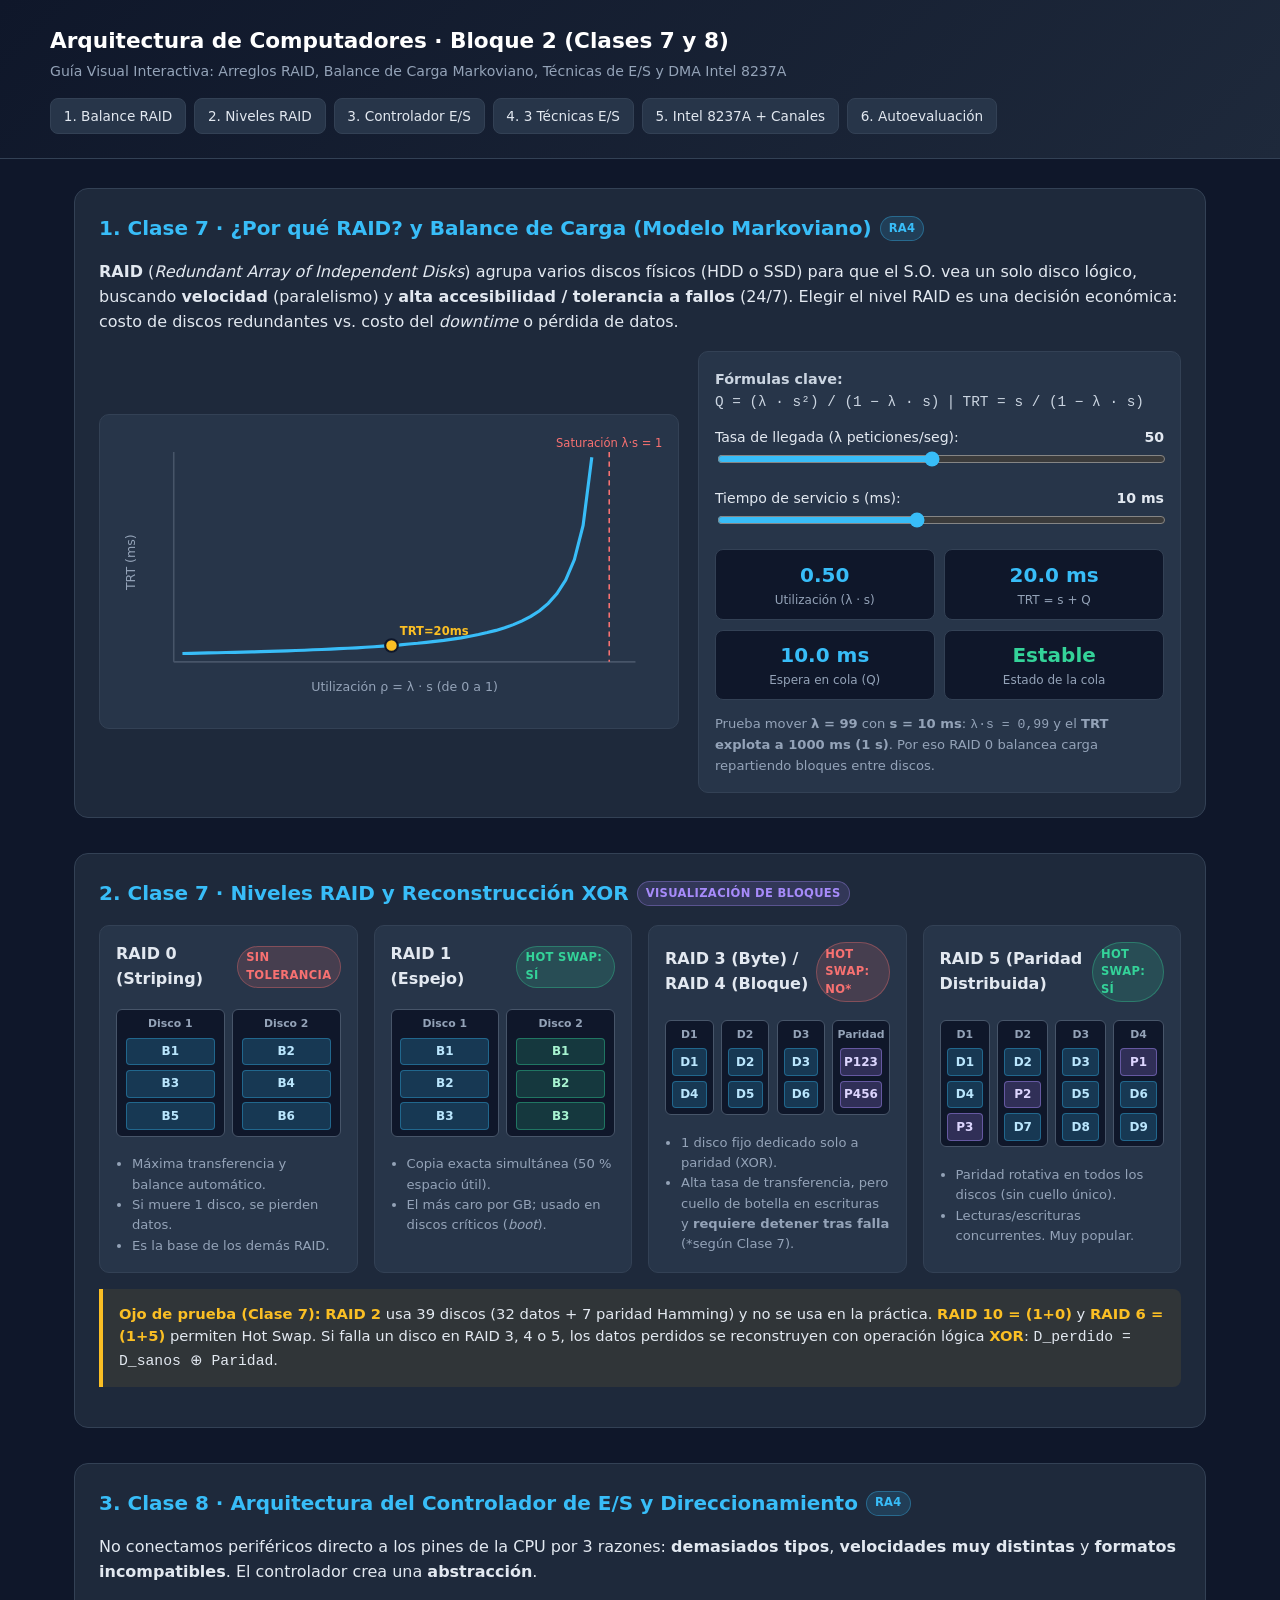
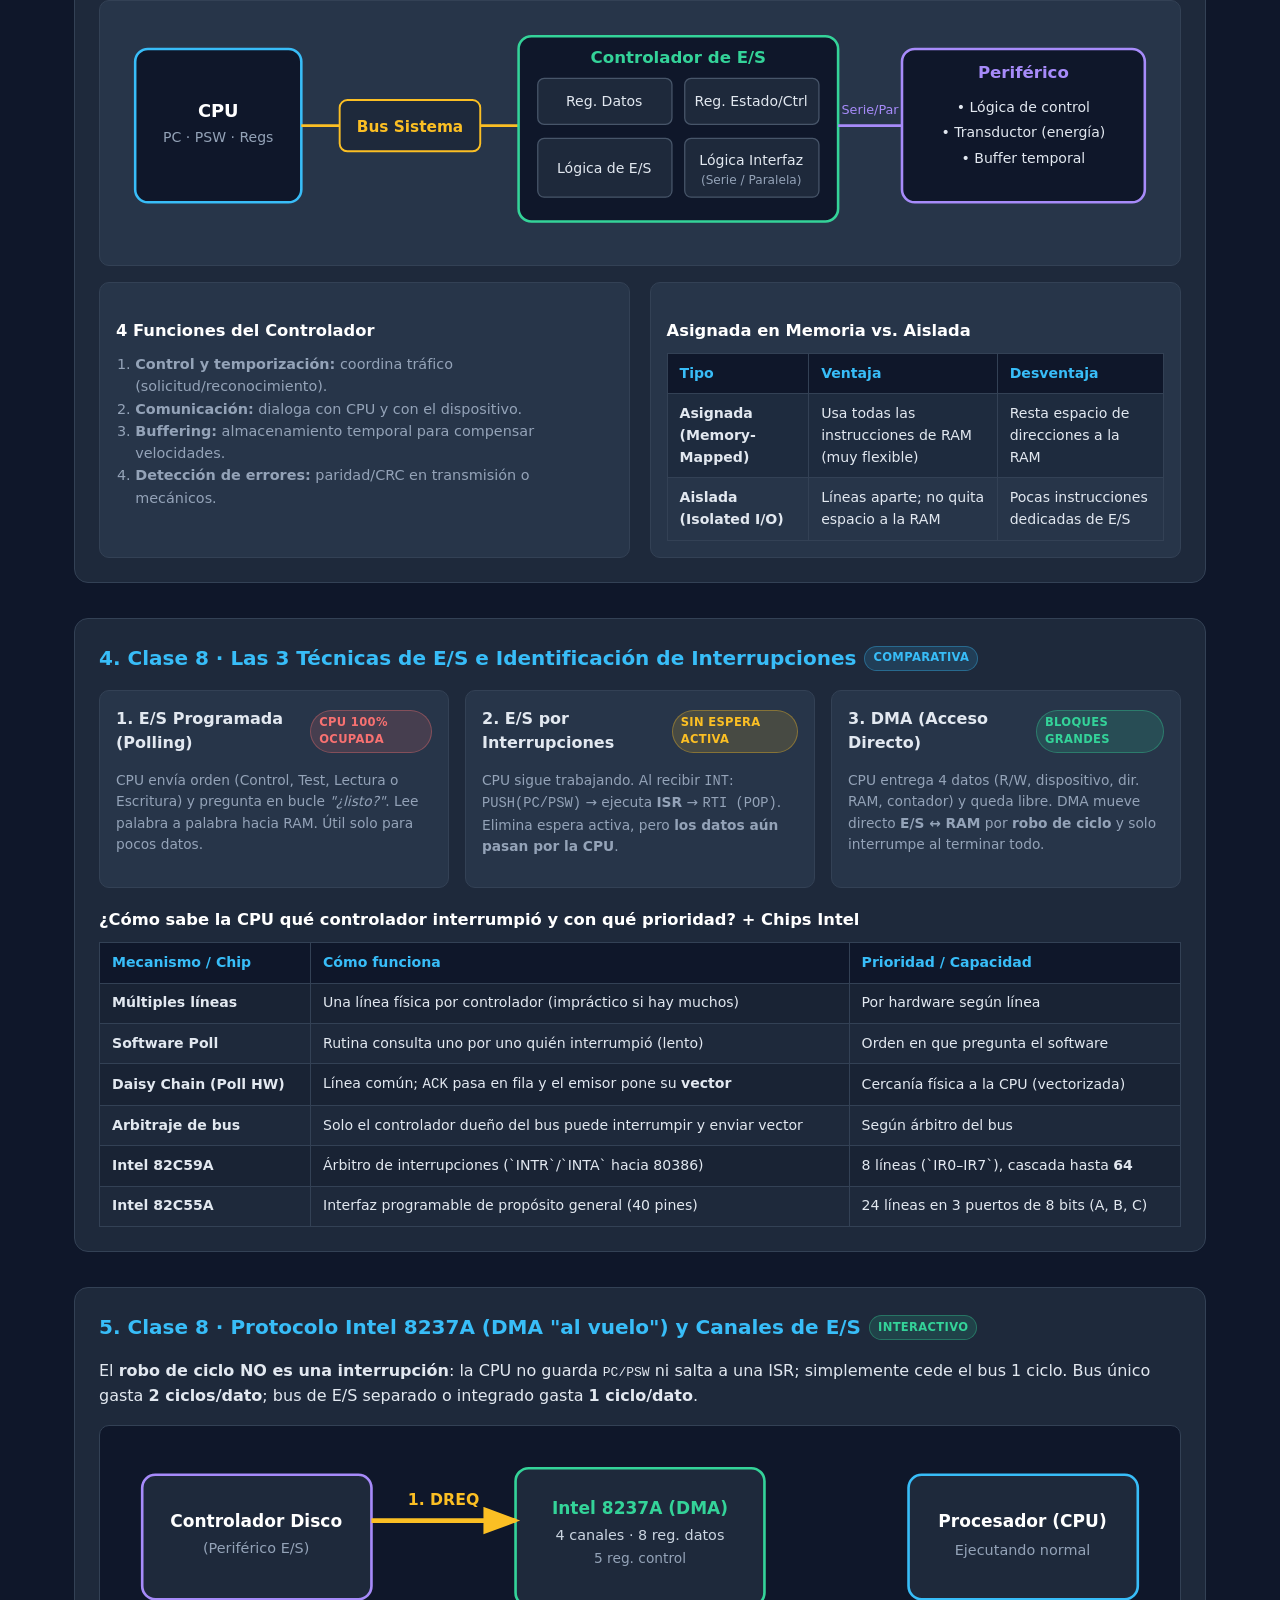
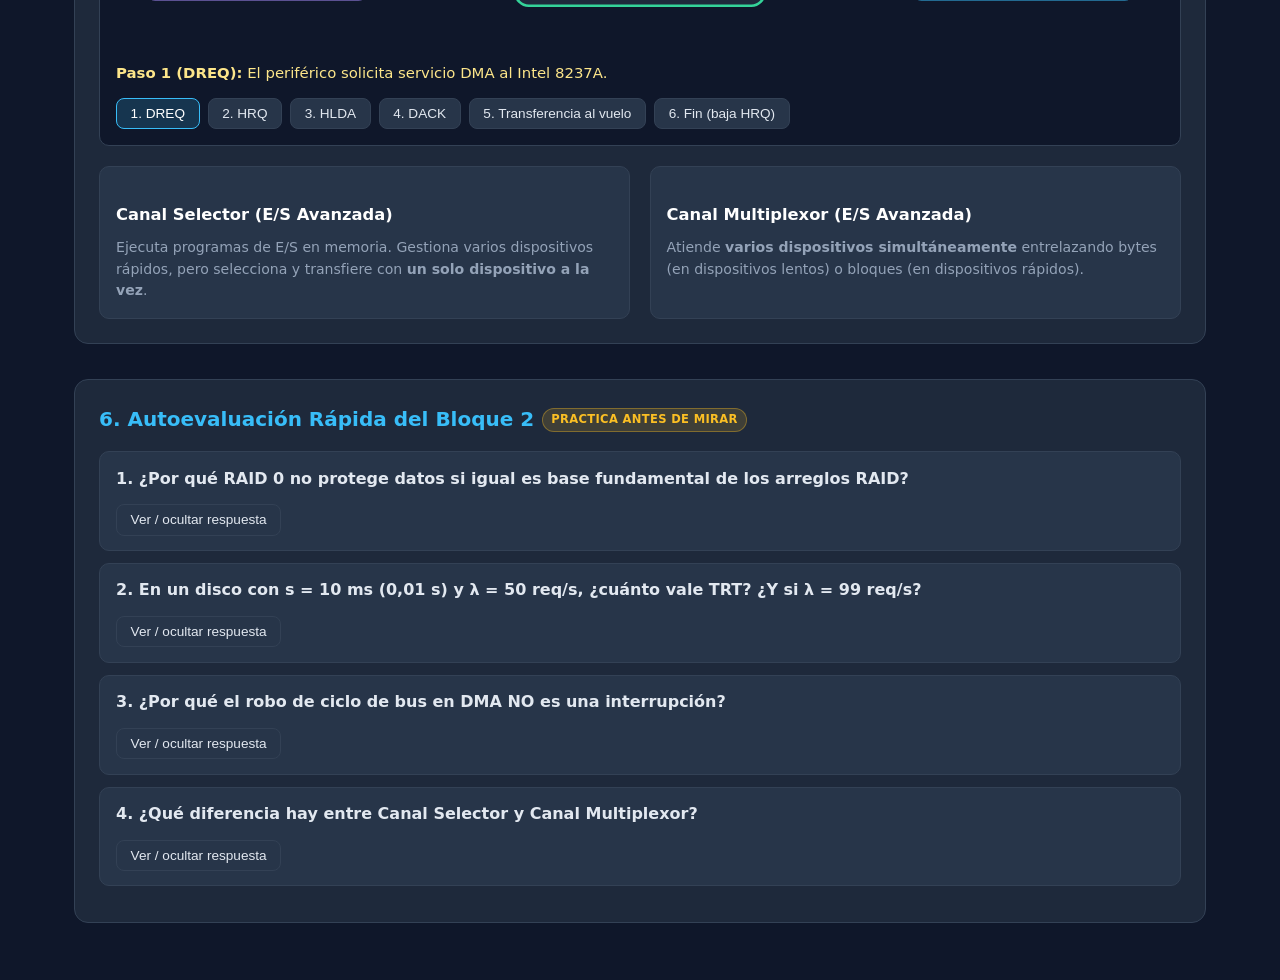
<file: Arquitectura Computadores/index.html>
<!DOCTYPE html>
<html lang="es">
<head>
  <meta charset="UTF-8" />
  <meta name="viewport" content="width=device-width, initial-scale=1.0" />
  <title>Arquitectura · Bloque 2: Clases 7 (RAID) y 8 (Entrada/Salida)</title>
  <style>
    :root {
      --bg: #0f172a;
      --surface: #1e293b;
      --surface-2: #273549;
      --border: #334155;
      --text: #e2e8f0;
      --muted: #94a3b8;
      --accent: #38bdf8;
      --green: #34d399;
      --amber: #fbbf24;
      --red: #f87171;
      --purple: #a78bfa;
    }
    * { box-sizing: border-box; }
    body {
      margin: 0;
      font-family: 'Segoe UI', system-ui, -apple-system, sans-serif;
      background: var(--bg);
      color: var(--text);
      line-height: 1.55;
    }
    header {
      background: linear-gradient(135deg, #0f172a 0%, #1e293b 100%);
      border-bottom: 1px solid var(--border);
      padding: 1.5rem 2rem;
      position: sticky;
      top: 0;
      z-index: 20;
    }
    .header-inner {
      max-width: 1180px;
      margin: 0 auto;
      display: flex;
      flex-wrap: wrap;
      align-items: center;
      justify-content: space-between;
      gap: 1rem;
    }
    h1 {
      margin: 0;
      font-size: 1.35rem;
      color: #fff;
    }
    .subtitle {
      font-size: 0.88rem;
      color: var(--muted);
      margin-top: 0.2rem;
    }
    nav {
      display: flex;
      gap: 0.5rem;
      flex-wrap: wrap;
    }
    nav a {
      color: var(--text);
      text-decoration: none;
      background: var(--surface-2);
      border: 1px solid var(--border);
      padding: 0.4rem 0.8rem;
      border-radius: 8px;
      font-size: 0.85rem;
      transition: 0.15s;
    }
    nav a:hover { border-color: var(--accent); color: var(--accent); }

    main {
      max-width: 1180px;
      margin: 0 auto;
      padding: 1.8rem 1.5rem 4rem;
      display: flex;
      flex-direction: column;
      gap: 2.2rem;
    }
    section {
      background: var(--surface);
      border: 1px solid var(--border);
      border-radius: 14px;
      padding: 1.5rem;
    }
    h2 {
      margin: 0 0 1rem;
      font-size: 1.25rem;
      color: var(--accent);
      display: flex;
      align-items: center;
      gap: 0.5rem;
    }
    h3 {
      margin: 1.2rem 0 0.6rem;
      font-size: 1.02rem;
      color: #fff;
    }
    .badge {
      font-size: 0.72rem;
      padding: 0.15rem 0.5rem;
      border-radius: 999px;
      font-weight: 600;
      text-transform: uppercase;
      letter-spacing: 0.03em;
    }
    .b-blue { background: rgba(56,189,248,0.15); color: var(--accent); border: 1px solid rgba(56,189,248,0.35); }
    .b-green { background: rgba(52,211,153,0.15); color: var(--green); border: 1px solid rgba(52,211,153,0.35); }
    .b-red { background: rgba(248,113,113,0.15); color: var(--red); border: 1px solid rgba(248,113,113,0.35); }
    .b-amber { background: rgba(251,191,36,0.15); color: var(--amber); border: 1px solid rgba(251,191,36,0.35); }
    .b-purple { background: rgba(167,139,250,0.15); color: var(--purple); border: 1px solid rgba(167,139,250,0.35); }

    .grid-2 {
      display: grid;
      grid-template-columns: repeat(auto-fit, minmax(320px, 1fr));
      gap: 1.2rem;
    }
    .grid-3 {
      display: grid;
      grid-template-columns: repeat(auto-fit, minmax(260px, 1fr));
      gap: 1rem;
    }
    .card {
      background: var(--surface-2);
      border: 1px solid var(--border);
      border-radius: 10px;
      padding: 1rem;
    }
    .alert {
      background: rgba(251,191,36,0.08);
      border-left: 4px solid var(--amber);
      padding: 0.85rem 1rem;
      border-radius: 0 8px 8px 0;
      margin: 1rem 0;
      font-size: 0.92rem;
    }
    .alert strong { color: var(--amber); }

    /* RAID Disk Visuals */
    .raid-grid {
      display: grid;
      grid-template-columns: repeat(auto-fit, minmax(240px, 1fr));
      gap: 1rem;
      margin-top: 1rem;
    }
    .raid-card {
      background: var(--surface-2);
      border: 1px solid var(--border);
      border-radius: 10px;
      padding: 1rem;
      display: flex;
      flex-direction: column;
      gap: 0.6rem;
    }
    .raid-header {
      display: flex;
      justify-content: space-between;
      align-items: center;
      gap: 0.4rem;
    }
    .disks {
      display: flex;
      gap: 0.45rem;
      justify-content: center;
      padding: 0.5rem 0;
    }
    .disk {
      flex: 1;
      background: #0f172a;
      border: 1px solid #475569;
      border-radius: 6px;
      padding: 0.35rem 0.25rem;
      display: flex;
      flex-direction: column;
      gap: 0.3rem;
      align-items: center;
      font-size: 0.75rem;
      font-weight: 600;
    }
    .disk-label { color: var(--muted); font-size: 0.68rem; }
    .blk {
      width: 90%;
      text-align: center;
      padding: 0.22rem 0;
      border-radius: 4px;
      background: rgba(56,189,248,0.2);
      color: #bae6fd;
      border: 1px solid rgba(56,189,248,0.35);
    }
    .blk.par {
      background: rgba(167,139,250,0.22);
      color: #ddd6fe;
      border-color: rgba(167,139,250,0.45);
    }
    .blk.mir {
      background: rgba(52,211,153,0.18);
      color: #a7f3d0;
      border-color: rgba(52,211,153,0.4);
    }
    .raid-notes {
      font-size: 0.82rem;
      color: var(--muted);
      margin: 0;
      padding-left: 1rem;
    }

    /* Interactive Markov Chart */
    .chart-wrap {
      display: grid;
      grid-template-columns: 1.2fr 1fr;
      gap: 1.2rem;
      align-items: center;
    }
    @media (max-width: 820px) {
      .chart-wrap { grid-template-columns: 1fr; }
    }
    .controls {
      display: flex;
      flex-direction: column;
      gap: 0.85rem;
    }
    label { font-size: 0.88rem; display: flex; justify-content: space-between; }
    input[type="range"] { width: 100%; accent-color: var(--accent); }
    .metrics-box {
      display: grid;
      grid-template-columns: 1fr 1fr;
      gap: 0.6rem;
    }
    .metric {
      background: #0f172a;
      border: 1px solid var(--border);
      border-radius: 8px;
      padding: 0.6rem;
      text-align: center;
    }
    .metric .val { font-size: 1.25rem; font-weight: 700; color: var(--accent); }
    .metric .lbl { font-size: 0.75rem; color: var(--muted); }

    /* Tables */
    table {
      width: 100%;
      border-collapse: collapse;
      font-size: 0.88rem;
      margin-top: 0.6rem;
    }
    th, td {
      border: 1px solid var(--border);
      padding: 0.55rem 0.75rem;
      text-align: left;
    }
    th { background: #0f172a; color: var(--accent); }
    tr:nth-child(even) td { background: rgba(15,23,42,0.35); }

    /* Interactive 8237A DMA Stepper */
    .dma-stage {
      background: #0f172a;
      border: 1px solid var(--border);
      border-radius: 10px;
      padding: 1rem;
      margin-top: 0.8rem;
    }
    .btn-row {
      display: flex;
      gap: 0.5rem;
      flex-wrap: wrap;
      margin-top: 0.8rem;
    }
    button {
      background: var(--surface-2);
      color: var(--text);
      border: 1px solid var(--border);
      padding: 0.45rem 0.85rem;
      border-radius: 8px;
      cursor: pointer;
      font-size: 0.85rem;
      transition: 0.15s;
    }
    button:hover, button.active {
      background: rgba(56,189,248,0.18);
      border-color: var(--accent);
      color: #fff;
    }
    .qa-item {
      background: var(--surface-2);
      border: 1px solid var(--border);
      border-radius: 10px;
      padding: 0.9rem 1rem;
      margin-bottom: 0.75rem;
    }
    .qa-ans {
      display: none;
      margin-top: 0.6rem;
      padding-top: 0.6rem;
      border-top: 1px dashed var(--border);
      color: #bbf7d0;
      font-size: 0.9rem;
    }
    .qa-item.open .qa-ans { display: block; }
  </style>
</head>
<body>

<header>
  <div class="header-inner">
    <div>
      <h1>Arquitectura de Computadores · Bloque 2 (Clases 7 y 8)</h1>
      <div class="subtitle">Guía Visual Interactiva: Arreglos RAID, Balance de Carga Markoviano, Técnicas de E/S y DMA Intel 8237A</div>
    </div>
    <nav>
      <a href="#markov">1. Balance RAID</a>
      <a href="#niveles-raid">2. Niveles RAID</a>
      <a href="#controlador">3. Controlador E/S</a>
      <a href="#tecnicas">4. 3 Técnicas E/S</a>
      <a href="#dma8237">5. Intel 8237A + Canales</a>
      <a href="#quiz">6. Autoevaluación</a>
    </nav>
  </div>
</header>

<main>

  <!-- SECCIÓN 1: BALANCE DE CARGA MARKOVIANO -->
  <section id="markov">
    <h2>1. Clase 7 · ¿Por qué RAID? y Balance de Carga (Modelo Markoviano) <span class="badge b-blue">RA4</span></h2>
    <p>
      <strong>RAID</strong> (<em>Redundant Array of Independent Disks</em>) agrupa varios discos físicos (HDD o SSD) para que el S.O. vea un solo disco lógico, buscando <strong>velocidad</strong> (paralelismo) y <strong>alta accesibilidad / tolerancia a fallos</strong> (24/7). Elegir el nivel RAID es una decisión económica: costo de discos redundantes vs. costo del <em>downtime</em> o pérdida de datos.
    </p>

    <div class="chart-wrap">
      <div class="card">
        <svg id="markovSvg" viewBox="0 0 520 260" width="100%" aria-label="Curva TRT Markoviana">
          <!-- Grid & Axes -->
          <line x1="55" y1="20" x2="55" y2="220" stroke="#475569" stroke-width="1.5"/>
          <line x1="55" y1="220" x2="495" y2="220" stroke="#475569" stroke-width="1.5"/>
          <!-- Saturation line at rho = 1 -->
          <line x1="470" y1="20" x2="470" y2="220" stroke="#f87171" stroke-dasharray="5,4" stroke-width="1.5"/>
          <text x="470" y="15" fill="#f87171" font-size="11" text-anchor="middle">Saturación λ·s = 1</text>
          <!-- Labels -->
          <text x="275" y="248" fill="#94a3b8" font-size="12" text-anchor="middle">Utilización ρ = λ · s (de 0 a 1)</text>
          <text x="18" y="125" fill="#94a3b8" font-size="12" text-anchor="middle" transform="rotate(-90 18 125)">TRT (ms)</text>
          <!-- Curve path -->
          <path id="trtPath" fill="none" stroke="#38bdf8" stroke-width="3"/>
          <!-- Active point -->
          <circle id="trtDot" r="6" fill="#fbbf24" stroke="#0f172a" stroke-width="2"/>
          <text id="trtDotLabel" fill="#fbbf24" font-size="11" font-weight="bold"></text>
        </svg>
      </div>

      <div class="controls card">
        <div style="font-size:0.9rem; color:#cbd5e1;">
          <strong>Fórmulas clave:</strong><br/>
          <code>Q = (λ · s²) / (1 − λ · s)</code> &nbsp;|&nbsp; <code>TRT = s / (1 − λ · s)</code>
        </div>
        <div>
          <label>Tasa de llegada (λ peticiones/seg): <strong id="lamVal">50</strong></label>
          <input id="lamSlider" type="range" min="5" max="99" value="50" />
        </div>
        <div>
          <label>Tiempo de servicio s (ms): <strong id="sVal">10 ms</strong></label>
          <input id="sSlider" type="range" min="2" max="20" value="10" />
        </div>
        <div class="metrics-box">
          <div class="metric">
            <div class="val" id="rhoOut">0.50</div>
            <div class="lbl">Utilización (λ · s)</div>
          </div>
          <div class="metric">
            <div class="val" id="trtOut">20.0 ms</div>
            <div class="lbl">TRT = s + Q</div>
          </div>
          <div class="metric">
            <div class="val" id="qOut">10.0 ms</div>
            <div class="lbl">Espera en cola (Q)</div>
          </div>
          <div class="metric">
            <div class="val" id="statusOut" style="color:var(--green)">Estable</div>
            <div class="lbl">Estado de la cola</div>
          </div>
        </div>
        <div style="font-size:0.82rem; color:var(--muted);">
          Prueba mover <strong>λ = 99</strong> con <strong>s = 10 ms</strong>: <code>λ·s = 0,99</code> y el <strong>TRT explota a 1000 ms (1 s)</strong>. Por eso RAID 0 balancea carga repartiendo bloques entre discos.
        </div>
      </div>
    </div>
  </section>

  <!-- SECCIÓN 2: NIVELES RAID -->
  <section id="niveles-raid">
    <h2>2. Clase 7 · Niveles RAID y Reconstrucción XOR <span class="badge b-purple">Visualización de Bloques</span></h2>

    <div class="raid-grid">
      <div class="raid-card">
        <div class="raid-header"><strong>RAID 0 (Striping)</strong><span class="badge b-red">Sin tolerancia</span></div>
        <div class="disks">
          <div class="disk"><span class="disk-label">Disco 1</span><div class="blk">B1</div><div class="blk">B3</div><div class="blk">B5</div></div>
          <div class="disk"><span class="disk-label">Disco 2</span><div class="blk">B2</div><div class="blk">B4</div><div class="blk">B6</div></div>
        </div>
        <ul class="raid-notes">
          <li>Máxima transferencia y balance automático.</li>
          <li>Si muere 1 disco, se pierden datos.</li>
          <li>Es la base de los demás RAID.</li>
        </ul>
      </div>

      <div class="raid-card">
        <div class="raid-header"><strong>RAID 1 (Espejo)</strong><span class="badge b-green">Hot Swap: SÍ</span></div>
        <div class="disks">
          <div class="disk"><span class="disk-label">Disco 1</span><div class="blk">B1</div><div class="blk">B2</div><div class="blk">B3</div></div>
          <div class="disk"><span class="disk-label">Disco 2</span><div class="blk mir">B1</div><div class="blk mir">B2</div><div class="blk mir">B3</div></div>
        </div>
        <ul class="raid-notes">
          <li>Copia exacta simultánea (50 % espacio útil).</li>
          <li>El más caro por GB; usado en discos críticos (<em>boot</em>).</li>
        </ul>
      </div>

      <div class="raid-card">
        <div class="raid-header"><strong>RAID 3 (Byte) / RAID 4 (Bloque)</strong><span class="badge b-red">Hot Swap: NO*</span></div>
        <div class="disks">
          <div class="disk"><span class="disk-label">D1</span><div class="blk">D1</div><div class="blk">D4</div></div>
          <div class="disk"><span class="disk-label">D2</span><div class="blk">D2</div><div class="blk">D5</div></div>
          <div class="disk"><span class="disk-label">D3</span><div class="blk">D3</div><div class="blk">D6</div></div>
          <div class="disk"><span class="disk-label">Paridad</span><div class="blk par">P123</div><div class="blk par">P456</div></div>
        </div>
        <ul class="raid-notes">
          <li>1 disco fijo dedicado solo a paridad (XOR).</li>
          <li>Alta tasa de transferencia, pero cuello de botella en escrituras y <strong>requiere detener tras falla</strong> (*según Clase 7).</li>
        </ul>
      </div>

      <div class="raid-card">
        <div class="raid-header"><strong>RAID 5 (Paridad Distribuida)</strong><span class="badge b-green">Hot Swap: SÍ</span></div>
        <div class="disks">
          <div class="disk"><span class="disk-label">D1</span><div class="blk">D1</div><div class="blk">D4</div><div class="blk par">P3</div></div>
          <div class="disk"><span class="disk-label">D2</span><div class="blk">D2</div><div class="blk par">P2</div><div class="blk">D7</div></div>
          <div class="disk"><span class="disk-label">D3</span><div class="blk">D3</div><div class="blk">D5</div><div class="blk">D8</div></div>
          <div class="disk"><span class="disk-label">D4</span><div class="blk par">P1</div><div class="blk">D6</div><div class="blk">D9</div></div>
        </div>
        <ul class="raid-notes">
          <li>Paridad rotativa en todos los discos (sin cuello único).</li>
          <li>Lecturas/escrituras concurrentes. Muy popular.</li>
        </ul>
      </div>
    </div>

    <div class="alert">
      <strong>Ojo de prueba (Clase 7):</strong>
      <strong>RAID 2</strong> usa 39 discos (32 datos + 7 paridad Hamming) y no se usa en la práctica. <strong>RAID 10 = (1+0)</strong> y <strong>RAID 6 = (1+5)</strong> permiten Hot Swap. Si falla un disco en RAID 3, 4 o 5, los datos perdidos se reconstruyen con operación lógica <strong>XOR</strong>: <code>D_perdido = D_sanos ⊕ Paridad</code>.
    </div>
  </section>

  <!-- SECCIÓN 3: CONTROLADOR DE E/S -->
  <section id="controlador">
    <h2>3. Clase 8 · Arquitectura del Controlador de E/S y Direccionamiento <span class="badge b-blue">RA4</span></h2>
    <p>
      No conectamos periféricos directo a los pines de la CPU por 3 razones: <strong>demasiados tipos</strong>, <strong>velocidades muy distintas</strong> y <strong>formatos incompatibles</strong>. El controlador crea una <strong>abstracción</strong>.
    </p>

    <div class="card" style="overflow-x:auto;">
      <svg viewBox="0 0 820 175" width="100%" style="min-width:620px;">
        <!-- CPU -->
        <rect x="15" y="25" width="130" height="120" rx="10" fill="#0f172a" stroke="#38bdf8" stroke-width="2"/>
        <text x="80" y="78" fill="#fff" font-size="14" font-weight="bold" text-anchor="middle">CPU</text>
        <text x="80" y="98" fill="#94a3b8" font-size="11" text-anchor="middle">PC · PSW · Regs</text>

        <!-- Bus -->
        <rect x="175" y="65" width="110" height="40" rx="6" fill="#1e293b" stroke="#fbbf24" stroke-width="1.5"/>
        <text x="230" y="90" fill="#fbbf24" font-size="12" font-weight="bold" text-anchor="middle">Bus Sistema</text>
        <line x1="145" y1="85" x2="175" y2="85" stroke="#fbbf24" stroke-width="2"/>
        <line x1="285" y1="85" x2="315" y2="85" stroke="#fbbf24" stroke-width="2"/>

        <!-- Controlador E/S -->
        <rect x="315" y="15" width="250" height="145" rx="10" fill="#0f172a" stroke="#34d399" stroke-width="2"/>
        <text x="440" y="36" fill="#34d399" font-size="13" font-weight="bold" text-anchor="middle">Controlador de E/S</text>
        <rect x="330" y="48" width="105" height="36" rx="5" fill="#1e293b" stroke="#475569"/>
        <text x="382" y="70" fill="#e2e8f0" font-size="11" text-anchor="middle">Reg. Datos</text>
        <rect x="445" y="48" width="105" height="36" rx="5" fill="#1e293b" stroke="#475569"/>
        <text x="497" y="70" fill="#e2e8f0" font-size="11" text-anchor="middle">Reg. Estado/Ctrl</text>
        <rect x="330" y="95" width="105" height="46" rx="5" fill="#1e293b" stroke="#475569"/>
        <text x="382" y="122" fill="#e2e8f0" font-size="11" text-anchor="middle">Lógica de E/S</text>
        <rect x="445" y="95" width="105" height="46" rx="5" fill="#1e293b" stroke="#475569"/>
        <text x="497" y="116" fill="#e2e8f0" font-size="11" text-anchor="middle">Lógica Interfaz</text>
        <text x="497" y="131" fill="#94a3b8" font-size="9.5" text-anchor="middle">(Serie / Paralela)</text>

        <!-- Enlace -->
        <line x1="565" y1="85" x2="615" y2="85" stroke="#a78bfa" stroke-width="2"/>
        <text x="590" y="76" fill="#a78bfa" font-size="10" text-anchor="middle">Serie/Par</text>

        <!-- Periférico -->
        <rect x="615" y="25" width="190" height="120" rx="10" fill="#0f172a" stroke="#a78bfa" stroke-width="2"/>
        <text x="710" y="48" fill="#a78bfa" font-size="13" font-weight="bold" text-anchor="middle">Periférico</text>
        <text x="710" y="74" fill="#e2e8f0" font-size="11" text-anchor="middle">• Lógica de control</text>
        <text x="710" y="94" fill="#e2e8f0" font-size="11" text-anchor="middle">• Transductor (energía)</text>
        <text x="710" y="114" fill="#e2e8f0" font-size="11" text-anchor="middle">• Buffer temporal</text>
      </svg>
    </div>

    <div class="grid-2" style="margin-top:1rem;">
      <div class="card">
        <h3>4 Funciones del Controlador</h3>
        <ol style="margin:0; padding-left:1.2rem; font-size:0.9rem; color:var(--muted);">
          <li><strong>Control y temporización:</strong> coordina tráfico (solicitud/reconocimiento).</li>
          <li><strong>Comunicación:</strong> dialoga con CPU y con el dispositivo.</li>
          <li><strong>Buffering:</strong> almacenamiento temporal para compensar velocidades.</li>
          <li><strong>Detección de errores:</strong> paridad/CRC en transmisión o mecánicos.</li>
        </ol>
      </div>
      <div class="card">
        <h3>Asignada en Memoria vs. Aislada</h3>
        <table style="margin-top:0.2rem;">
          <tr><th>Tipo</th><th>Ventaja</th><th>Desventaja</th></tr>
          <tr><td><strong>Asignada (Memory-Mapped)</strong></td><td>Usa todas las instrucciones de RAM (muy flexible)</td><td>Resta espacio de direcciones a la RAM</td></tr>
          <tr><td><strong>Aislada (Isolated I/O)</strong></td><td>Líneas aparte; no quita espacio a la RAM</td><td>Pocas instrucciones dedicadas de E/S</td></tr>
        </table>
      </div>
    </div>
  </section>

  <!-- SECCIÓN 4: LAS 3 TÉCNICAS DE E/S -->
  <section id="tecnicas">
    <h2>4. Clase 8 · Las 3 Técnicas de E/S e Identificación de Interrupciones <span class="badge b-blue">Comparativa</span></h2>

    <div class="grid-3">
      <div class="card">
        <div class="raid-header"><strong>1. E/S Programada (Polling)</strong><span class="badge b-red">CPU 100% ocupada</span></div>
        <p style="font-size:0.86rem; color:var(--muted);">
          CPU envía orden (Control, Test, Lectura o Escritura) y pregunta en bucle <em>"¿listo?"</em>. Lee palabra a palabra hacia RAM. Útil solo para pocos datos.
        </p>
      </div>
      <div class="card">
        <div class="raid-header"><strong>2. E/S por Interrupciones</strong><span class="badge b-amber">Sin espera activa</span></div>
        <p style="font-size:0.86rem; color:var(--muted);">
          CPU sigue trabajando. Al recibir <code>INT</code>: <code>PUSH(PC/PSW)</code> → ejecuta <strong>ISR</strong> → <code>RTI (POP)</code>. Elimina espera activa, pero <strong>los datos aún pasan por la CPU</strong>.
        </p>
      </div>
      <div class="card">
        <div class="raid-header"><strong>3. DMA (Acceso Directo)</strong><span class="badge b-green">Bloques grandes</span></div>
        <p style="font-size:0.86rem; color:var(--muted);">
          CPU entrega 4 datos (R/W, dispositivo, dir. RAM, contador) y queda libre. DMA mueve directo <strong>E/S ↔ RAM</strong> por <strong>robo de ciclo</strong> y solo interrumpe al terminar todo.
        </p>
      </div>
    </div>

    <h3>¿Cómo sabe la CPU qué controlador interrumpió y con qué prioridad? + Chips Intel</h3>
    <table>
      <tr><th>Mecanismo / Chip</th><th>Cómo funciona</th><th>Prioridad / Capacidad</th></tr>
      <tr><td><strong>Múltiples líneas</strong></td><td>Una línea física por controlador (impráctico si hay muchos)</td><td>Por hardware según línea</td></tr>
      <tr><td><strong>Software Poll</strong></td><td>Rutina consulta uno por uno quién interrumpió (lento)</td><td>Orden en que pregunta el software</td></tr>
      <tr><td><strong>Daisy Chain (Poll HW)</strong></td><td>Línea común; <code>ACK</code> pasa en fila y el emisor pone su <strong>vector</strong></td><td>Cercanía física a la CPU (vectorizada)</td></tr>
      <tr><td><strong>Arbitraje de bus</strong></td><td>Solo el controlador dueño del bus puede interrumpir y enviar vector</td><td>Según árbitro del bus</td></tr>
      <tr><td><strong>Intel 82C59A</strong></td><td>Árbitro de interrupciones (`INTR`/`INTA` hacia 80386)</td><td>8 líneas (`IR0–IR7`), cascada hasta <strong>64</strong></td></tr>
      <tr><td><strong>Intel 82C55A</strong></td><td>Interfaz programable de propósito general (40 pines)</td><td>24 líneas en 3 puertos de 8 bits (A, B, C)</td></tr>
    </table>
  </section>

  <!-- SECCIÓN 5: INTEL 8237A Y CANALES -->
  <section id="dma8237">
    <h2>5. Clase 8 · Protocolo Intel 8237A (DMA "al vuelo") y Canales de E/S <span class="badge b-green">Interactivo</span></h2>
    <p>
      El <strong>robo de ciclo NO es una interrupción</strong>: la CPU no guarda <code>PC/PSW</code> ni salta a una ISR; simplemente cede el bus 1 ciclo. Bus único gasta <strong>2 ciclos/dato</strong>; bus de E/S separado o integrado gasta <strong>1 ciclo/dato</strong>.
    </p>

    <div class="dma-stage">
      <svg id="dmaSvg" viewBox="0 0 800 155" width="100%" style="min-width:580px;">
        <rect x="20" y="25" width="175" height="95" rx="10" fill="#1e293b" stroke="#a78bfa" stroke-width="2"/>
        <text x="107" y="65" fill="#fff" font-size="13" font-weight="bold" text-anchor="middle">Controlador Disco</text>
        <text x="107" y="85" fill="#94a3b8" font-size="11" text-anchor="middle">(Periférico E/S)</text>

        <rect x="305" y="20" width="190" height="105" rx="10" fill="#1e293b" stroke="#34d399" stroke-width="2"/>
        <text x="400" y="55" fill="#34d399" font-size="13" font-weight="bold" text-anchor="middle">Intel 8237A (DMA)</text>
        <text x="400" y="75" fill="#cbd5e1" font-size="11" text-anchor="middle">4 canales · 8 reg. datos</text>
        <text x="400" y="92" fill="#94a3b8" font-size="10.5" text-anchor="middle">5 reg. control</text>

        <rect x="605" y="25" width="175" height="95" rx="10" fill="#1e293b" stroke="#38bdf8" stroke-width="2"/>
        <text x="692" y="65" fill="#fff" font-size="13" font-weight="bold" text-anchor="middle">Procesador (CPU)</text>
        <text id="cpuStateText" x="692" y="86" fill="#94a3b8" font-size="11" text-anchor="middle">Ejecutando normal</text>

        <!-- Dynamic Arrow -->
        <line id="dmaLine" x1="195" y1="60" x2="305" y2="60" stroke="#fbbf24" stroke-width="3.5" marker-end="url(#arrow)"/>
        <text id="dmaLineLabel" x="250" y="48" fill="#fbbf24" font-size="12" font-weight="bold" text-anchor="middle">1. DREQ</text>

        <defs>
          <marker id="arrow" markerWidth="10" markerHeight="10" refX="7" refY="3" orient="auto">
            <path d="M0,0 L0,6 L8,3 z" fill="#fbbf24" />
          </marker>
        </defs>
      </svg>

      <div id="dmaDesc" style="margin-top:0.6rem; font-size:0.93rem; color:#fde68a;">
        <strong>Paso 1 (DREQ):</strong> El periférico solicita servicio DMA al Intel 8237A.
      </div>

      <div class="btn-row">
        <button class="active" onclick="setDmaStep(1, this)">1. DREQ</button>
        <button onclick="setDmaStep(2, this)">2. HRQ</button>
        <button onclick="setDmaStep(3, this)">3. HLDA</button>
        <button onclick="setDmaStep(4, this)">4. DACK</button>
        <button onclick="setDmaStep(5, this)">5. Transferencia al vuelo</button>
        <button onclick="setDmaStep(6, this)">6. Fin (baja HRQ)</button>
      </div>
    </div>

    <div class="grid-2" style="margin-top:1.2rem;">
      <div class="card">
        <h3>Canal Selector (E/S Avanzada)</h3>
        <p style="font-size:0.88rem; color:var(--muted); margin:0;">
          Ejecuta programas de E/S en memoria. Gestiona varios dispositivos rápidos, pero selecciona y transfiere con <strong>un solo dispositivo a la vez</strong>.
        </p>
      </div>
      <div class="card">
        <h3>Canal Multiplexor (E/S Avanzada)</h3>
        <p style="font-size:0.88rem; color:var(--muted); margin:0;">
          Atiende <strong>varios dispositivos simultáneamente</strong> entrelazando bytes (en dispositivos lentos) o bloques (en dispositivos rápidos).
        </p>
      </div>
    </div>
  </section>

  <!-- SECCIÓN 6: AUTOEVALUACIÓN RÁPIDA -->
  <section id="quiz">
    <h2>6. Autoevaluación Rápida del Bloque 2 <span class="badge b-amber">Practica antes de mirar</span></h2>

    <div class="qa-item">
      <strong>1. ¿Por qué RAID 0 no protege datos si igual es base fundamental de los arreglos RAID?</strong>
      <div class="btn-row"><button onclick="this.closest('.qa-item').classList.toggle('open')">Ver / ocultar respuesta</button></div>
      <div class="qa-ans">No guarda copias ni paridad (si muere un disco se pierde información), pero maximiza la tasa de transferencia y logra balance de carga automático repartiendo bloques entre discos, técnica sobre la que se construyen los demás niveles.</div>
    </div>

    <div class="qa-item">
      <strong>2. En un disco con s = 10 ms (0,01 s) y λ = 50 req/s, ¿cuánto vale TRT? ¿Y si λ = 99 req/s?</strong>
      <div class="btn-row"><button onclick="this.closest('.qa-item').classList.toggle('open')">Ver / ocultar respuesta</button></div>
      <div class="qa-ans">Con λ = 50: λ·s = 0,5 → <code>TRT = 0,01 / (1 − 0,5) = 0,02 s (20 ms)</code>. Con λ = 99: λ·s = 0,99 → <code>TRT = 0,01 / 0,01 = 1,0 s (1000 ms)</code>. Se dispara 50× por saturación de cola.</div>
    </div>

    <div class="qa-item">
      <strong>3. ¿Por qué el robo de ciclo de bus en DMA NO es una interrupción?</strong>
      <div class="btn-row"><button onclick="this.closest('.qa-item').classList.toggle('open')">Ver / ocultar respuesta</button></div>
      <div class="qa-ans">Porque la CPU no suspende su programa ni guarda contexto (<code>PC</code>, <code>PSW</code>) en la pila ni salta a una rutina ISR; solo espera un ciclo de bus mientras el DMA transfiere directo entre periférico y RAM.</div>
    </div>

    <div class="qa-item">
      <strong>4. ¿Qué diferencia hay entre Canal Selector y Canal Multiplexor?</strong>
      <div class="btn-row"><button onclick="this.closest('.qa-item').classList.toggle('open')">Ver / ocultar respuesta</button></div>
      <div class="qa-ans">El <strong>selector</strong> gestiona varios dispositivos rápidos pero transfiere con uno solo a la vez; el <strong>multiplexor</strong> atiende varios simultáneamente entrelazando bytes (lentos) o bloques (rápidos).</div>
    </div>
  </section>

</main>

<script>
  // --- Interactive Markov Chart ---
  const lamSlider = document.getElementById('lamSlider');
  const sSlider = document.getElementById('sSlider');
  const trtPath = document.getElementById('trtPath');
  const trtDot = document.getElementById('trtDot');
  const trtDotLabel = document.getElementById('trtDotLabel');

  function updateMarkov() {
    const lam = Number(lamSlider.value);
    const sMs = Number(sSlider.value);
    const s = sMs / 1000;
    document.getElementById('lamVal').textContent = lam;
    document.getElementById('sVal').textContent = sMs + ' ms';

    const rho = lam * s;
    const rhoEl = document.getElementById('rhoOut');
    const trtEl = document.getElementById('trtOut');
    const qEl = document.getElementById('qOut');
    const stEl = document.getElementById('statusOut');

    // Draw curve for current s across rho in [0.02 .. 0.96]
    const maxYms = 250;
    let d = '';
    for (let i = 2; i <= 96; i += 2) {
      const r = i / 100;
      const trt = sMs / (1 - r);
      const x = 55 + r * 415;
      const y = 220 - Math.min(trt, maxYms) / maxYms * 195;
      d += (i === 2 ? 'M' : 'L') + x.toFixed(1) + ',' + y.toFixed(1) + ' ';
    }
    trtPath.setAttribute('d', d);

    if (rho >= 1) {
      rhoEl.textContent = rho.toFixed(2);
      trtEl.textContent = '∞ (Colapso)';
      qEl.textContent = '∞';
      stEl.textContent = 'Saturada';
      stEl.style.color = 'var(--red)';
      trtDot.setAttribute('cx', 470);
      trtDot.setAttribute('cy', 25);
      trtDotLabel.setAttribute('x', 435);
      trtDotLabel.setAttribute('y', 40);
      trtDotLabel.textContent = 'λ·s ≥ 1';
    } else {
      const trt = sMs / (1 - rho);
      const q = trt - sMs;
      rhoEl.textContent = rho.toFixed(2);
      trtEl.textContent = trt >= 1000 ? (trt / 1000).toFixed(2) + ' s' : trt.toFixed(1) + ' ms';
      qEl.textContent = q >= 1000 ? (q / 1000).toFixed(2) + ' s' : q.toFixed(1) + ' ms';
      if (rho < 0.7) { stEl.textContent = 'Estable'; stEl.style.color = 'var(--green)'; }
      else if (rho < 0.9) { stEl.textContent = 'Cargada'; stEl.style.color = 'var(--amber)'; }
      else { stEl.textContent = 'Crítica'; stEl.style.color = 'var(--red)'; }

      const cx = 55 + rho * 415;
      const cy = 220 - Math.min(trt, maxYms) / maxYms * 195;
      trtDot.setAttribute('cx', cx.toFixed(1));
      trtDot.setAttribute('cy', cy.toFixed(1));
      trtDotLabel.setAttribute('x', Math.min(cx + 8, 420));
      trtDotLabel.setAttribute('y', Math.max(cy - 10, 32));
      trtDotLabel.textContent = `TRT=${trt.toFixed(0)}ms`;
    }
  }
  lamSlider.addEventListener('input', updateMarkov);
  sSlider.addEventListener('input', updateMarkov);
  updateMarkov();

  // --- Interactive Intel 8237A Stepper ---
  const dmaSteps = {
    1: { x1:195, y1:65, x2:305, y2:65, lbl:'1. DREQ →', cpu:'Ejecutando normal', desc:'<strong>Paso 1 (DREQ):</strong> El controlador de disco pide servicio DMA al Intel 8237A.' },
    2: { x1:495, y1:55, x2:605, y2:55, lbl:'2. HRQ →', cpu:'Recibe petición bus', desc:'<strong>Paso 2 (HRQ):</strong> El 8237A solicita los buses del sistema al procesador.' },
    3: { x1:605, y1:85, x2:495, y2:85, lbl:'← 3. HLDA', cpu:'Ocioso (cede buses)', desc:'<strong>Paso 3 (HLDA):</strong> La CPU reconoce y cede el control de los buses (queda <em>idle</em>).' },
    4: { x1:305, y1:85, x2:195, y2:85, lbl:'← 4. DACK', cpu:'Ocioso (DMA activo)', desc:'<strong>Paso 4 (DACK):</strong> El 8237A confirma al periférico que puede iniciar la transferencia.' },
    5: { x1:195, y1:72, x2:305, y2:72, lbl:'5. AL VUELO ⇄', cpu:'Ocioso (robo ciclo)', desc:'<strong>Paso 5 (Transferencia al vuelo):</strong> Lectura RAM = <code>MEMR + IOW</code> | Escritura RAM = <code>IOR + MEMW</code>. El dato viaja directo sin guardarse en el 8237A.' },
    6: { x1:605, y1:65, x2:495, y2:65, lbl:'6. Fin (HRQ=0)', cpu:'Retoma control bus', desc:'<strong>Paso 6 (Fin):</strong> Contador llega a 0; el 8237A desactiva <code>HRQ</code>, devuelve los buses y avisa con una única interrupción.' }
  };

  function setDmaStep(step, btn) {
    document.querySelectorAll('.dma-stage button').forEach(b => b.classList.remove('active'));
    btn.classList.add('active');
    const s = dmaSteps[step];
    const line = document.getElementById('dmaLine');
    const lbl = document.getElementById('dmaLineLabel');
    line.setAttribute('x1', s.x1);
    line.setAttribute('y1', s.y1);
    line.setAttribute('x2', s.x2);
    line.setAttribute('y2', s.y2);
    lbl.setAttribute('x', (s.x1 + s.x2) / 2);
    lbl.setAttribute('y', Math.min(s.y1, s.y2) - 12);
    lbl.textContent = s.lbl;
    document.getElementById('cpuStateText').textContent = s.cpu;
    document.getElementById('dmaDesc').innerHTML = s.desc;
  }
</script>

</body>
</html>
</file>
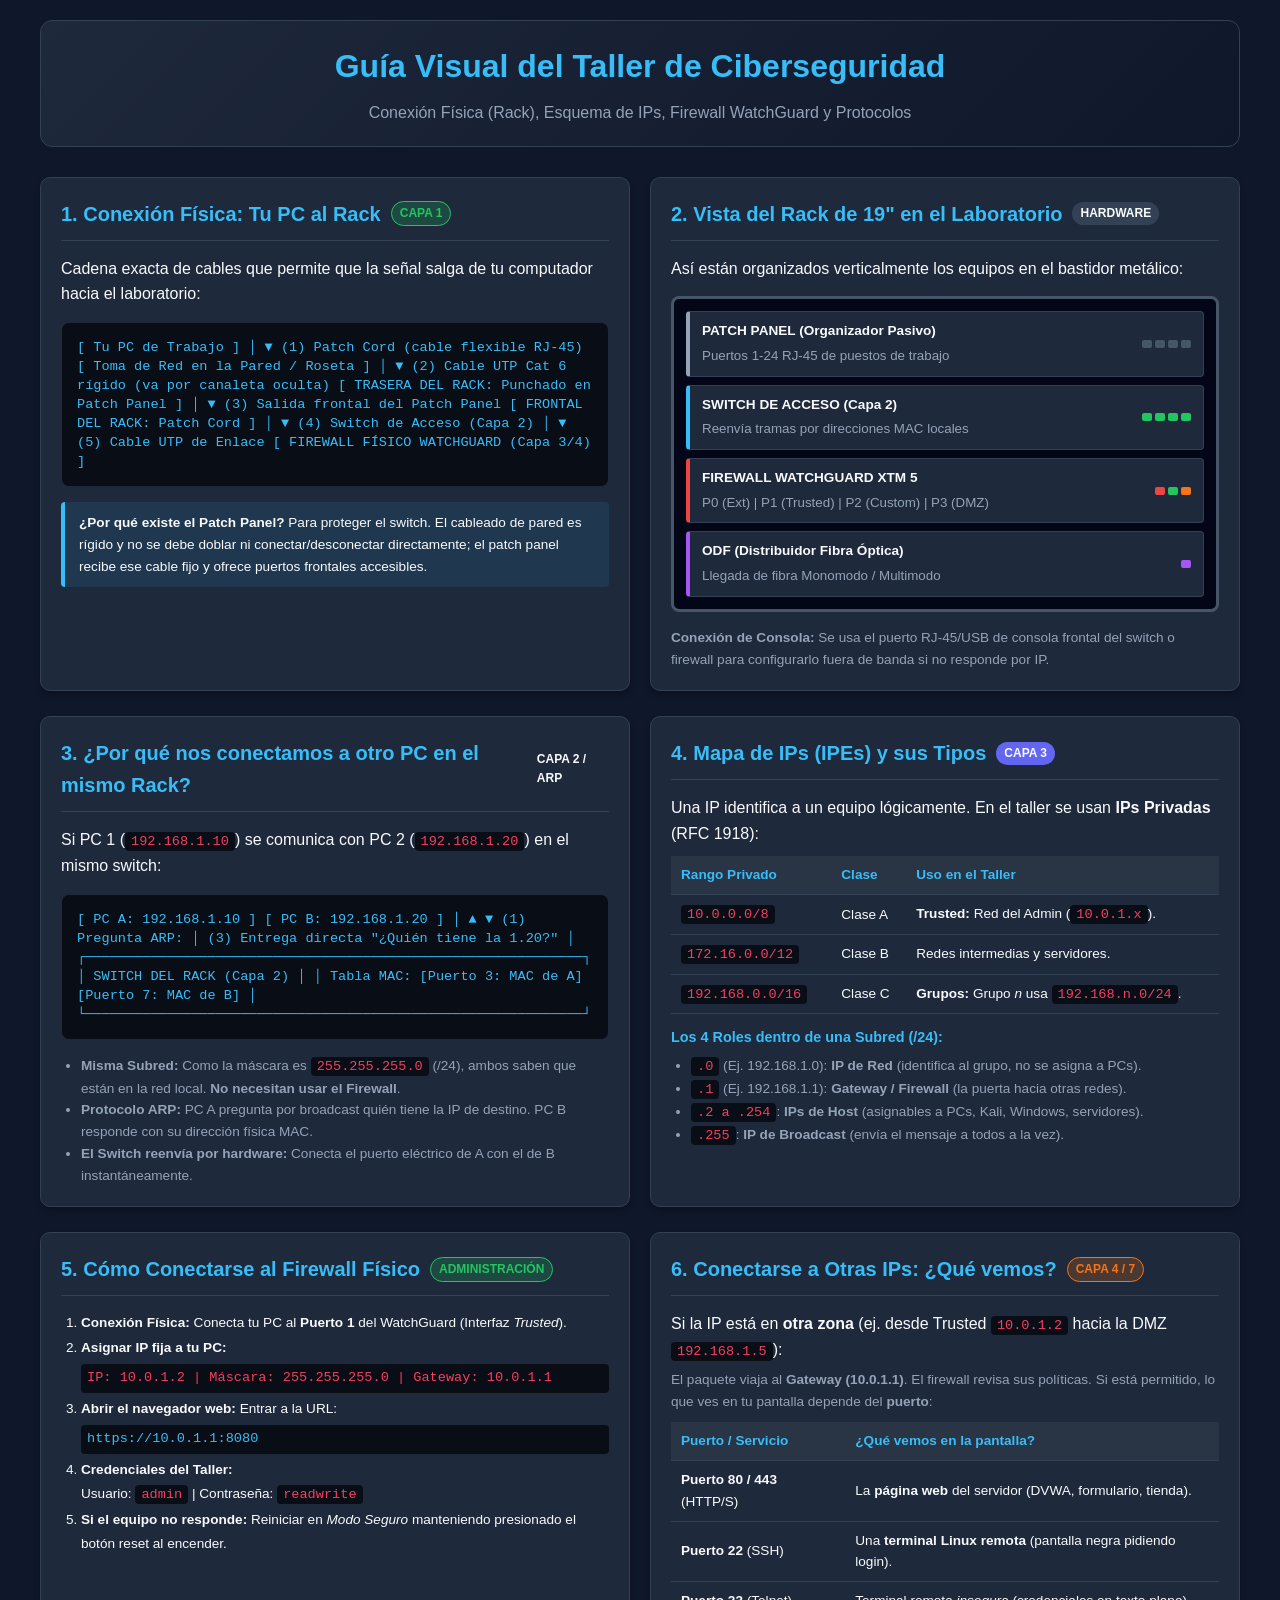
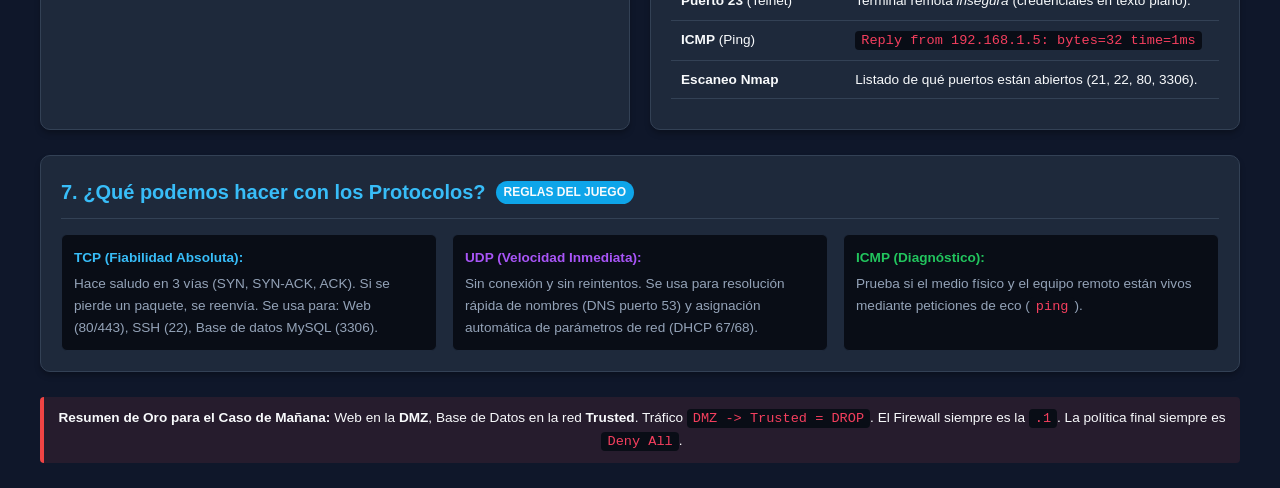
<file: Cibseguridad/index.html>
<!DOCTYPE html>
<html lang="es">
<head>
    <meta charset="UTF-8">
    <meta name="viewport" content="width=device-width, initial-scale=1.0">
    <title>Resumen Visual - Laboratorio, IPs, Rack y Firewall</title>
    <style>
        :root {
            --bg: #0f172a;
            --card-bg: #1e293b;
            --border: #334155;
            --primary: #38bdf8;
            --accent: #818cf8;
            --trusted: #22c55e;
            --external: #ef4444;
            --dmz: #f97316;
            --custom: #06b6d4;
            --text: #f8fafc;
            --text-muted: #94a3b8;
        }
        * {
            box-sizing: border-box;
            margin: 0;
            padding: 0;
            font-family: -apple-system, BlinkMacSystemFont, "Segoe UI", Roboto, Helvetica, Arial, sans-serif;
        }
        body {
            background-color: var(--bg);
            color: var(--text);
            line-height: 1.6;
            padding: 20px;
        }
        .container {
            max-width: 1200px;
            margin: 0 auto;
        }
        header {
            text-align: center;
            margin-bottom: 30px;
            padding: 20px;
            background: linear-gradient(135deg, #1e293b 0%, #0f172a 100%);
            border: 1px solid var(--border);
            border-radius: 12px;
        }
        header h1 {
            color: var(--primary);
            font-size: 2rem;
            margin-bottom: 8px;
        }
        header p {
            color: var(--text-muted);
            font-size: 1rem;
        }
        .grid {
            display: grid;
            grid-template-columns: repeat(auto-fit, minmax(350px, 1fr));
            gap: 20px;
            margin-bottom: 25px;
        }
        .card {
            background-color: var(--card-bg);
            border: 1px solid var(--border);
            border-radius: 10px;
            padding: 20px;
            box-shadow: 0 4px 6px -1px rgba(0,0,0,0.3);
        }
        .card-header {
            display: flex;
            align-items: center;
            gap: 10px;
            margin-bottom: 15px;
            border-bottom: 1px solid var(--border);
            padding-bottom: 10px;
        }
        .card-header h2 {
            font-size: 1.25rem;
            color: var(--primary);
        }
        .badge {
            font-size: 0.75rem;
            padding: 2px 8px;
            border-radius: 9999px;
            font-weight: bold;
            text-transform: uppercase;
        }
        .badge-trusted { background-color: rgba(34, 197, 94, 0.2); color: var(--trusted); border: 1px solid var(--trusted); }
        .badge-external { background-color: rgba(239, 68, 68, 0.2); color: var(--external); border: 1px solid var(--external); }
        .badge-dmz { background-color: rgba(249, 115, 22, 0.2); color: var(--dmz); border: 1px solid var(--dmz); }
        
        /* Diagramas Visuales */
        .diagram {
            background: #090d16;
            border: 1px solid #1e293b;
            border-radius: 8px;
            padding: 15px;
            margin: 15px 0;
            font-family: "Courier New", monospace;
            font-size: 0.85rem;
            overflow-x: auto;
            color: #38bdf8;
            line-height: 1.4;
        }

        /* Representación de Rack */
        .rack-visual {
            background: #020617;
            border: 3px solid #475569;
            border-radius: 8px;
            padding: 12px;
            display: flex;
            flex-direction: column;
            gap: 8px;
            margin: 15px 0;
        }
        .rack-unit {
            background: #1e293b;
            border: 1px solid #334155;
            border-radius: 4px;
            padding: 8px 12px;
            display: flex;
            justify-content: space-between;
            align-items: center;
        }
        .rack-unit-title {
            font-weight: bold;
            font-size: 0.85rem;
        }
        .ports-cluster {
            display: flex;
            gap: 3px;
        }
        .port-led {
            width: 10px;
            height: 8px;
            background: #22c55e;
            border-radius: 2px;
            display: inline-block;
        }
        .port-led.orange { background: #f97316; }
        .port-led.red { background: #ef4444; }

        /* Tablas */
        table {
            width: 100%;
            border-collapse: collapse;
            margin: 10px 0;
            font-size: 0.85rem;
        }
        th, td {
            padding: 8px 10px;
            text-align: left;
            border-bottom: 1px solid var(--border);
        }
        th {
            background-color: rgba(255,255,255,0.05);
            color: var(--primary);
        }

        /* Callout Box */
        .callout {
            background: rgba(56, 189, 248, 0.1);
            border-left: 4px solid var(--primary);
            padding: 10px 14px;
            border-radius: 4px;
            margin: 10px 0;
            font-size: 0.85rem;
        }
        .callout.warning {
            background: rgba(239, 68, 68, 0.1);
            border-left-color: var(--external);
        }
        .code-inline {
            background: #090d16;
            padding: 2px 6px;
            border-radius: 4px;
            color: #f43f5e;
            font-family: monospace;
            font-size: 0.85rem;
        }
    </style>
</head>
<body>

<div class="container">
    <header>
        <h1>Guía Visual del Taller de Ciberseguridad</h1>
        <p>Conexión Física (Rack), Esquema de IPs, Firewall WatchGuard y Protocolos</p>
    </header>

    <!-- FILA 1: CONEXIÓN FÍSICA Y EL RACK -->
    <div class="grid">
        <div class="card">
            <div class="card-header">
                <h2>1. Conexión Física: Tu PC al Rack</h2>
                <span class="badge badge-trusted">Capa 1</span>
            </div>
            <p>Cadena exacta de cables que permite que la señal salga de tu computador hacia el laboratorio:</p>
            
            <div class="diagram">
[ Tu PC de Trabajo ]
       │
       ▼ (1) Patch Cord (cable flexible RJ-45)
[ Toma de Red en la Pared / Roseta ]
       │
       ▼ (2) Cable UTP Cat 6 rígido (va por canaleta oculta)
[ TRASERA DEL RACK: Punchado en Patch Panel ]
       │
       ▼ (3) Salida frontal del Patch Panel
[ FRONTAL DEL RACK: Patch Cord ]
       │
       ▼ (4) Switch de Acceso (Capa 2)
       │
       ▼ (5) Cable UTP de Enlace
[ FIREWALL FÍSICO WATCHGUARD (Capa 3/4) ]
            </div>

            <div class="callout">
                <strong>¿Por qué existe el Patch Panel?</strong> Para proteger el switch. El cableado de pared es rígido y no se debe doblar ni conectar/desconectar directamente; el patch panel recibe ese cable fijo y ofrece puertos frontales accesibles.
            </div>
        </div>

        <div class="card">
            <div class="card-header">
                <h2>2. Vista del Rack de 19" en el Laboratorio</h2>
                <span class="badge" style="background:#334155;">Hardware</span>
            </div>
            <p>Así están organizados verticalmente los equipos en el bastidor metálico:</p>

            <div class="rack-visual">
                <!-- Patch Panel -->
                <div class="rack-unit" style="border-left: 4px solid #94a3b8;">
                    <div>
                        <div class="rack-unit-title">PATCH PANEL (Organizador Pasivo)</div>
                        <small style="color:var(--text-muted);">Puertos 1-24 RJ-45 de puestos de trabajo</small>
                    </div>
                    <div class="ports-cluster">
                        <span class="port-led" style="background:#475569;"></span>
                        <span class="port-led" style="background:#475569;"></span>
                        <span class="port-led" style="background:#475569;"></span>
                        <span class="port-led" style="background:#475569;"></span>
                    </div>
                </div>

                <!-- Switch -->
                <div class="rack-unit" style="border-left: 4px solid var(--primary);">
                    <div>
                        <div class="rack-unit-title">SWITCH DE ACCESO (Capa 2)</div>
                        <small style="color:var(--text-muted);">Reenvía tramas por direcciones MAC locales</small>
                    </div>
                    <div class="ports-cluster">
                        <span class="port-led"></span>
                        <span class="port-led"></span>
                        <span class="port-led"></span>
                        <span class="port-led"></span>
                    </div>
                </div>

                <!-- Firewall WatchGuard -->
                <div class="rack-unit" style="border-left: 4px solid var(--external);">
                    <div>
                        <div class="rack-unit-title">FIREWALL WATCHGUARD XTM 5</div>
                        <small style="color:var(--text-muted);">P0 (Ext) | P1 (Trusted) | P2 (Custom) | P3 (DMZ)</small>
                    </div>
                    <div class="ports-cluster">
                        <span class="port-led red" title="P0 External"></span>
                        <span class="port-led" title="P1 Trusted"></span>
                        <span class="port-led orange" title="P2/P3 DMZ"></span>
                    </div>
                </div>

                <!-- Servidor / ODF -->
                <div class="rack-unit" style="border-left: 4px solid #a855f7;">
                    <div>
                        <div class="rack-unit-title">ODF (Distribuidor Fibra Óptica)</div>
                        <small style="color:var(--text-muted);">Llegada de fibra Monomodo / Multimodo</small>
                    </div>
                    <div class="ports-cluster">
                        <span class="port-led" style="background:#a855f7;"></span>
                    </div>
                </div>
            </div>

            <p style="font-size:0.85rem; color:var(--text-muted);">
                <strong>Conexión de Consola:</strong> Se usa el puerto RJ-45/USB de consola frontal del switch o firewall para configurarlo fuera de banda si no responde por IP.
            </p>
        </div>
    </div>

    <!-- FILA 2: POR QUÉ NOS CONECTAMOS Y MAPA DE IPS -->
    <div class="grid">
        <div class="card">
            <div class="card-header">
                <h2>3. ¿Por qué nos conectamos a otro PC en el mismo Rack?</h2>
                <span class="badge badge-custom">Capa 2 / ARP</span>
            </div>
            <p>Si PC 1 (<code class="code-inline">192.168.1.10</code>) se comunica con PC 2 (<code class="code-inline">192.168.1.20</code>) en el mismo switch:</p>

            <div class="diagram">
[ PC A: 192.168.1.10 ]                      [ PC B: 192.168.1.20 ]
       │                                             ▲
       ▼ (1) Pregunta ARP:                           │ (3) Entrega directa
         "¿Quién tiene la 1.20?"                     │
  ┌─────────────────────────────────────────────────────────────┐
  │                 SWITCH DEL RACK (Capa 2)                    │
  │  Tabla MAC: [Puerto 3: MAC de A]  [Puerto 7: MAC de B]      │
  └─────────────────────────────────────────────────────────────┘
            </div>

            <ul style="font-size:0.85rem; padding-left: 20px; color: var(--text-muted);">
                <li><strong>Misma Subred:</strong> Como la máscara es <code class="code-inline">255.255.255.0</code> (/24), ambos saben que están en la red local. <strong>No necesitan usar el Firewall</strong>.</li>
                <li><strong>Protocolo ARP:</strong> PC A pregunta por broadcast quién tiene la IP de destino. PC B responde con su dirección física MAC.</li>
                <li><strong>El Switch reenvía por hardware:</strong> Conecta el puerto eléctrico de A con el de B instantáneamente.</li>
            </ul>
        </div>

        <div class="card">
            <div class="card-header">
                <h2>4. Mapa de IPs (IPEs) y sus Tipos</h2>
                <span class="badge" style="background:#6366f1;">Capa 3</span>
            </div>
            <p>Una IP identifica a un equipo lógicamente. En el taller se usan <strong>IPs Privadas</strong> (RFC 1918):</p>
            
            <table>
                <thead>
                    <tr>
                        <th>Rango Privado</th>
                        <th>Clase</th>
                        <th>Uso en el Taller</th>
                    </tr>
                </thead>
                <tbody>
                    <tr>
                        <td><code class="code-inline">10.0.0.0/8</code></td>
                        <td>Clase A</td>
                        <td><strong>Trusted:</strong> Red del Admin (<code class="code-inline">10.0.1.x</code>).</td>
                    </tr>
                    <tr>
                        <td><code class="code-inline">172.16.0.0/12</code></td>
                        <td>Clase B</td>
                        <td>Redes intermedias y servidores.</td>
                    </tr>
                    <tr>
                        <td><code class="code-inline">192.168.0.0/16</code></td>
                        <td>Clase C</td>
                        <td><strong>Grupos:</strong> Grupo <em>n</em> usa <code class="code-inline">192.168.n.0/24</code>.</td>
                    </tr>
                </tbody>
            </table>

            <h4 style="margin: 12px 0 6px 0; color:var(--primary); font-size:0.9rem;">Los 4 Roles dentro de una Subred (/24):</h4>
            <ul style="font-size:0.85rem; padding-left: 20px; color: var(--text-muted);">
                <li><code class="code-inline">.0</code> (Ej. 192.168.1.0): <strong>IP de Red</strong> (identifica al grupo, no se asigna a PCs).</li>
                <li><code class="code-inline">.1</code> (Ej. 192.168.1.1): <strong>Gateway / Firewall</strong> (la puerta hacia otras redes).</li>
                <li><code class="code-inline">.2 a .254</code>: <strong>IPs de Host</strong> (asignables a PCs, Kali, Windows, servidores).</li>
                <li><code class="code-inline">.255</code>: <strong>IP de Broadcast</strong> (envía el mensaje a todos a la vez).</li>
            </ul>
        </div>
    </div>

    <!-- FILA 3: CÓMO CONECTARSE AL FIREWALL Y A OTRAS IPS -->
    <div class="grid">
        <div class="card">
            <div class="card-header">
                <h2>5. Cómo Conectarse al Firewall Físico</h2>
                <span class="badge badge-trusted">Administración</span>
            </div>
            
            <ol style="font-size:0.85rem; padding-left: 20px; line-height: 1.8;">
                <li><strong>Conexión Física:</strong> Conecta tu PC al <strong>Puerto 1</strong> del WatchGuard (Interfaz <em>Trusted</em>).</li>
                <li><strong>Asignar IP fija a tu PC:</strong>
                    <div class="code-inline" style="display:block; margin: 4px 0;">
                        IP: 10.0.1.2 | Máscara: 255.255.255.0 | Gateway: 10.0.1.1
                    </div>
                </li>
                <li><strong>Abrir el navegador web:</strong> Entrar a la URL:
                    <div class="code-inline" style="display:block; margin: 4px 0; color: var(--primary);">
                        https://10.0.1.1:8080
                    </div>
                </li>
                <li><strong>Credenciales del Taller:</strong>
                    <br>Usuario: <code class="code-inline">admin</code> | Contraseña: <code class="code-inline">readwrite</code>
                </li>
                <li><strong>Si el equipo no responde:</strong> Reiniciar en <em>Modo Seguro</em> manteniendo presionado el botón reset al encender.</li>
            </ol>
        </div>

        <div class="card">
            <div class="card-header">
                <h2>6. Conectarse a Otras IPs: ¿Qué vemos?</h2>
                <span class="badge badge-dmz">Capa 4 / 7</span>
            </div>
            <p>Si la IP está en <strong>otra zona</strong> (ej. desde Trusted <code class="code-inline">10.0.1.2</code> hacia la DMZ <code class="code-inline">192.168.1.5</code>):</p>
            <p style="font-size:0.85rem; color:var(--text-muted); margin: 6px 0;">
                El paquete viaja al <strong>Gateway (10.0.1.1)</strong>. El firewall revisa sus políticas. Si está permitido, lo que ves en tu pantalla depende del <strong>puerto</strong>:
            </p>

            <table>
                <thead>
                    <tr>
                        <th>Puerto / Servicio</th>
                        <th>¿Qué vemos en la pantalla?</th>
                    </tr>
                </thead>
                <tbody>
                    <tr>
                        <td><strong>Puerto 80 / 443</strong> (HTTP/S)</td>
                        <td>La <strong>página web</strong> del servidor (DVWA, formulario, tienda).</td>
                    </tr>
                    <tr>
                        <td><strong>Puerto 22</strong> (SSH)</td>
                        <td>Una <strong>terminal Linux remota</strong> (pantalla negra pidiendo login).</td>
                    </tr>
                    <tr>
                        <td><strong>Puerto 23</strong> (Telnet)</td>
                        <td>Terminal remota <em>insegura</em> (credenciales en texto plano).</td>
                    </tr>
                    <tr>
                        <td><strong>ICMP</strong> (Ping)</td>
                        <td><code class="code-inline">Reply from 192.168.1.5: bytes=32 time=1ms</code></td>
                    </tr>
                    <tr>
                        <td><strong>Escaneo Nmap</strong></td>
                        <td>Listado de qué puertos están abiertos (21, 22, 80, 3306).</td>
                    </tr>
                </tbody>
            </table>
        </div>
    </div>

    <!-- FILA 4: PROTOCOLOS Y RESUMEN PARA EL EXAMEN -->
    <div class="card" style="margin-bottom: 25px;">
        <div class="card-header">
            <h2>7. ¿Qué podemos hacer con los Protocolos?</h2>
            <span class="badge" style="background:#0ea5e9;">Reglas del Juego</span>
        </div>
        <div style="display:grid; grid-template-columns: repeat(auto-fit, minmax(280px, 1fr)); gap: 15px; font-size:0.85rem;">
            <div style="background:#090d16; padding:12px; border-radius:6px; border:1px solid #1e293b;">
                <strong style="color:var(--primary);">TCP (Fiabilidad Absoluta):</strong>
                <p style="color:var(--text-muted); margin-top:4px;">
                    Hace saludo en 3 vías (SYN, SYN-ACK, ACK). Si se pierde un paquete, se reenvía. Se usa para: Web (80/443), SSH (22), Base de datos MySQL (3306).
                </p>
            </div>
            <div style="background:#090d16; padding:12px; border-radius:6px; border:1px solid #1e293b;">
                <strong style="color:#a855f7;">UDP (Velocidad Inmediata):</strong>
                <p style="color:var(--text-muted); margin-top:4px;">
                    Sin conexión y sin reintentos. Se usa para resolución rápida de nombres (DNS puerto 53) y asignación automática de parámetros de red (DHCP 67/68).
                </p>
            </div>
            <div style="background:#090d16; padding:12px; border-radius:6px; border:1px solid #1e293b;">
                <strong style="color:var(--trusted);">ICMP (Diagnóstico):</strong>
                <p style="color:var(--text-muted); margin-top:4px;">
                    Prueba si el medio físico y el equipo remoto están vivos mediante peticiones de eco (<code class="code-inline">ping</code>).
                </p>
            </div>
        </div>
    </div>

    <div class="callout warning" style="text-align:center;">
        <strong>Resumen de Oro para el Caso de Mañana:</strong>
        Web en la <strong>DMZ</strong>, Base de Datos en la red <strong>Trusted</strong>. Tráfico <code class="code-inline">DMZ -> Trusted = DROP</code>. El Firewall siempre es la <code class="code-inline">.1</code>. La política final siempre es <code class="code-inline">Deny All</code>.
    </div>
</div>

</body>
</html>
</file>
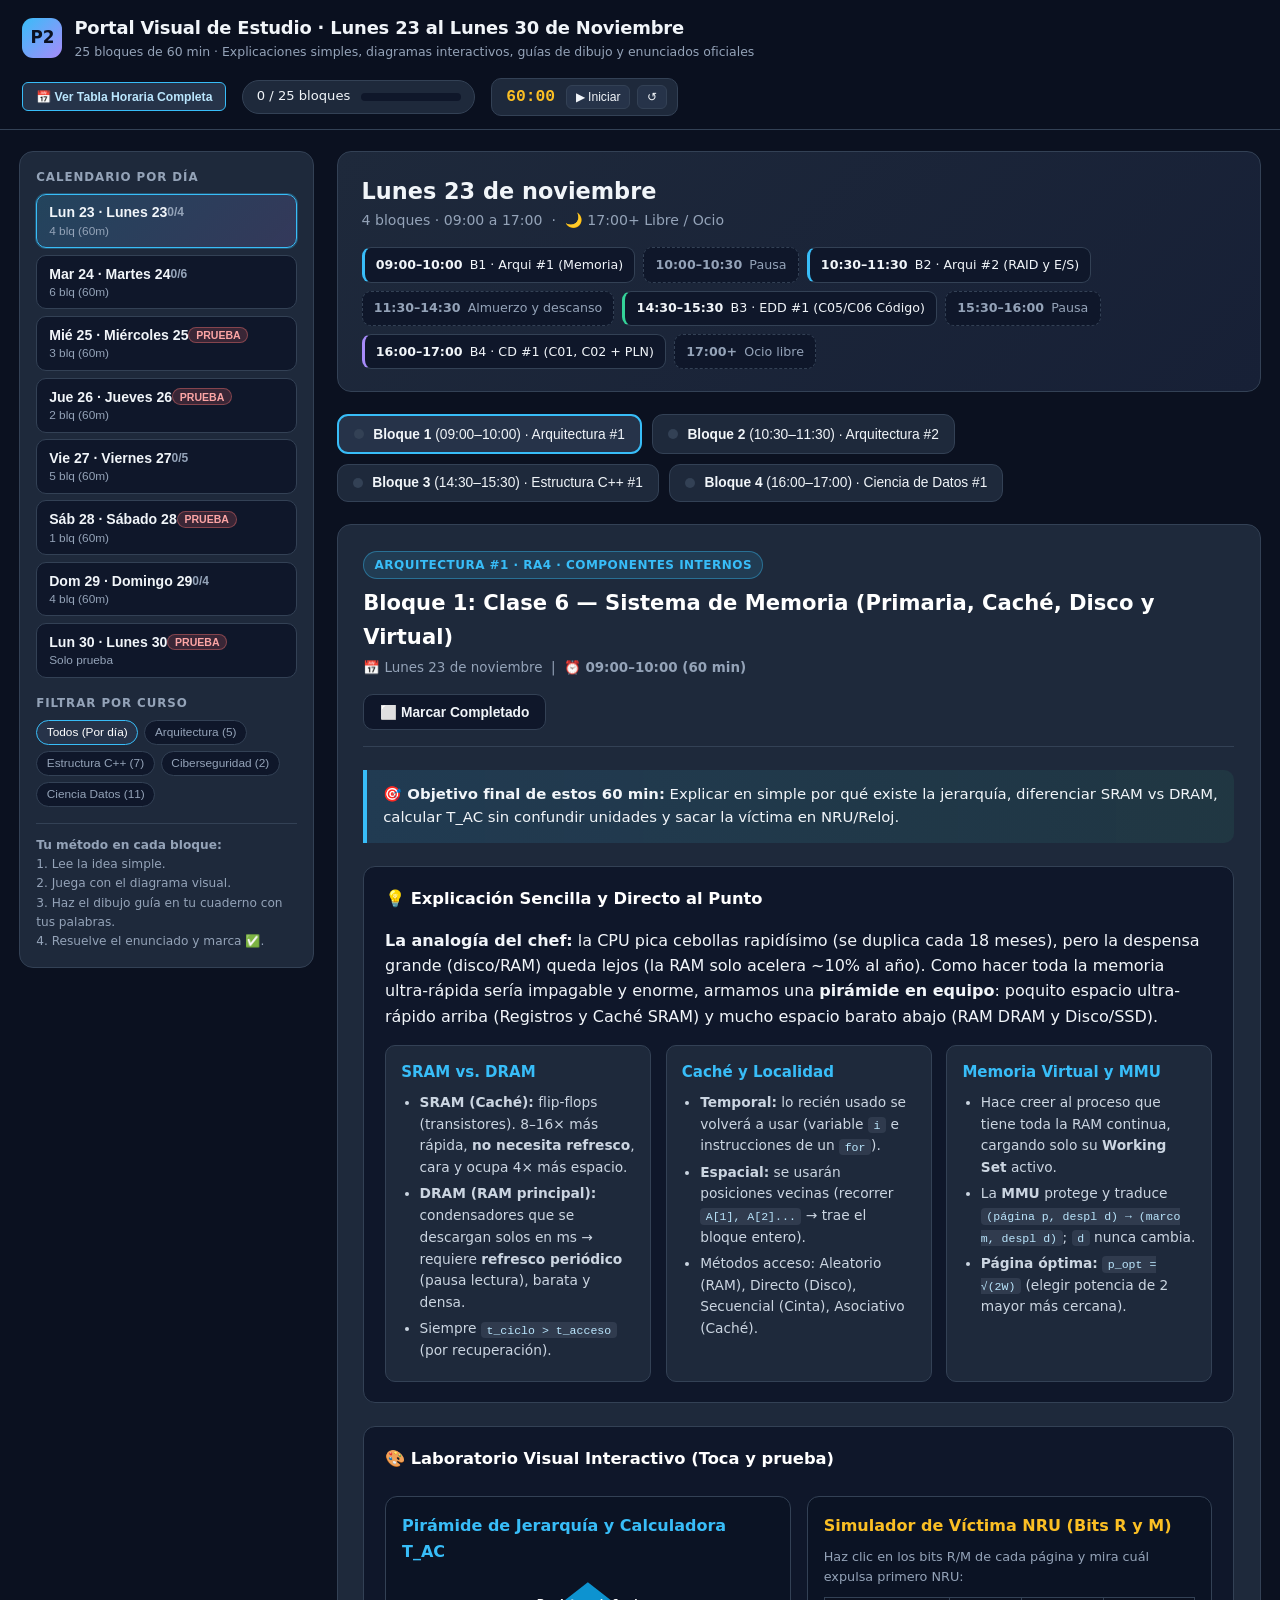
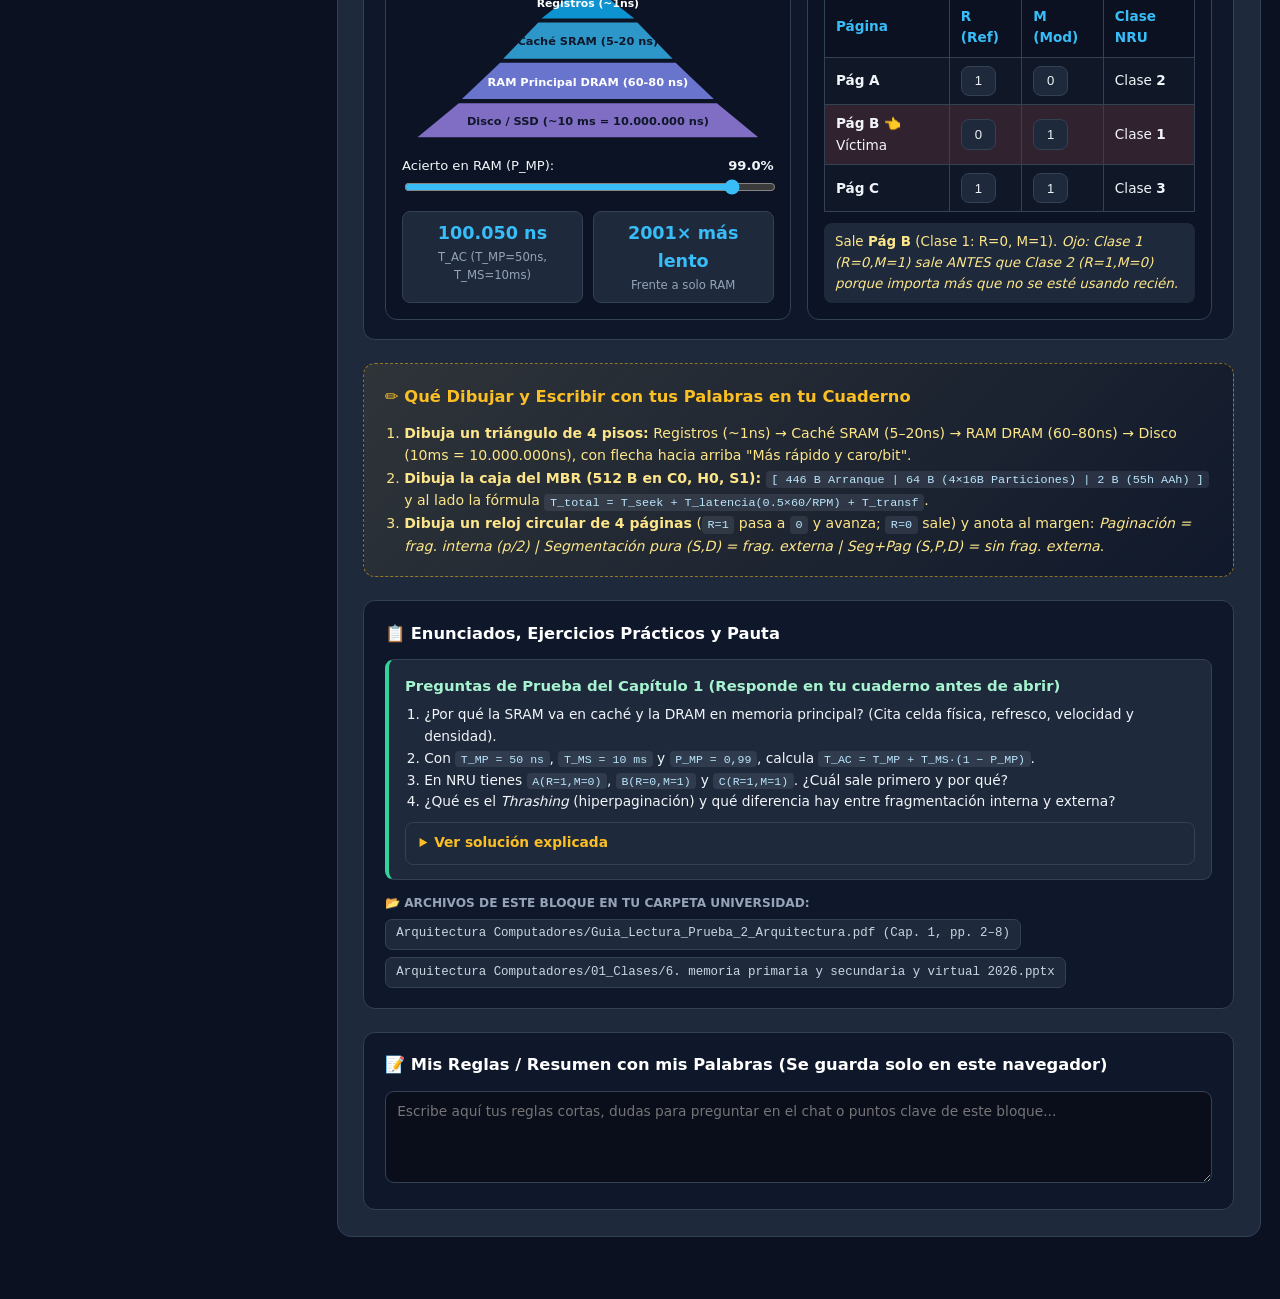
<file: Portal_Estudio_Prueba2/index.html>
<!DOCTYPE html>
<html lang="es">
<head>
  <meta charset="UTF-8" />
  <meta name="viewport" content="width=device-width, initial-scale=1.0" />
  <title>Portal Visual de Estudio · Prueba 2 (Lun 23 al Lun 30 Nov)</title>
  <link rel="stylesheet" href="css/styles.css" />
</head>
<body>

  <!-- BARRA SUPERIOR -->
  <header class="topbar">
    <div class="topbar-inner">
      <div class="brand">
        <div class="brand-logo">P2</div>
        <div>
          <h1>Portal Visual de Estudio · Lunes 23 al Lunes 30 de Noviembre</h1>
          <p>25 bloques de 60 min · Explicaciones simples, diagramas interactivos, guías de dibujo y enunciados oficiales</p>
        </div>
      </div>

      <div class="top-tools">
        <button class="btn-sm" id="openMasterBtn" style="padding:0.42rem 0.8rem;font-weight:700;border-color:#38bdf8;color:#bae6fd;">📅 Ver Tabla Horaria Completa</button>

        <div class="prog-pill">
          <span id="progText">0 / 25 bloques</span>
          <div class="prog-bar-wrap"><div class="prog-bar-fill" id="progFill"></div></div>
        </div>

        <div class="timer-box" title="Reloj de bloque estricto de 60 minutos">
          <span class="timer-display" id="timerDisplay">60:00</span>
          <button class="btn-sm" id="timerStart">▶ Iniciar</button>
          <button class="btn-sm" id="timerReset">↺</button>
        </div>
      </div>
    </div>
  </header>

  <!-- ESTRUCTURA PRINCIPAL -->
  <div class="app-shell">
    <aside class="sidebar">
      <div>
        <div class="side-title">Calendario por Día</div>
        <div class="day-list" id="dayList"></div>
      </div>

      <div>
        <div class="side-title">Filtrar por Curso</div>
        <div class="course-filters">
          <button class="filter-chip active" data-course="all">Todos (Por día)</button>
          <button class="filter-chip" data-course="arqui">Arquitectura (5)</button>
          <button class="filter-chip" data-course="edd">Estructura C++ (7)</button>
          <button class="filter-chip" data-course="ciber">Ciberseguridad (2)</button>
          <button class="filter-chip" data-course="cd">Ciencia Datos (11)</button>
        </div>
      </div>

      <div style="font-size:0.76rem;color:#94a3b8;border-top:1px solid #334155;padding-top:0.75rem;">
        <strong>Tu método en cada bloque:</strong><br/>
        1. Lee la idea simple.<br/>
        2. Juega con el diagrama visual.<br/>
        3. Haz el dibujo guía en tu cuaderno con tus palabras.<br/>
        4. Resuelve el enunciado y marca ✅.
      </div>
    </aside>

    <main class="content-area" id="mainContent"></main>
  </div>

  <!-- MODAL TABLA MAESTRA DE DÍAS Y HORAS -->
  <div class="modal-backdrop" id="scheduleModal">
    <div class="modal-panel">
      <div style="display:flex;justify-content:space-between;align-items:center;margin-bottom:0.8rem;">
        <h3 style="margin:0;color:#38bdf8;">📅 Tabla Maestra de Días y Horas (Lunes 23 al Lunes 30)</h3>
        <button class="btn-sm" id="closeMasterBtn">✕ Cerrar</button>
      </div>
      <table class="clean-tbl">
        <tr><th>Día</th><th>Mañana</th><th>Mediodía (Almuerzo)</th><th>Tarde</th><th>Ocio</th></tr>
        <tr><td><strong>Lun 23</strong> (4 blq)</td><td>09:00–10:00 Arqui #1<br/>10:30–11:30 Arqui #2</td><td>11:30–14:30 Almuerzo</td><td>14:30–15:30 EDD #1<br/>16:00–17:00 CD #1</td><td>17:00+</td></tr>
        <tr><td><strong>Mar 24</strong> (6 blq)</td><td>09:00–10:00 Arqui #3<br/>10:30–11:30 Arqui #4<br/>12:00–13:00 EDD #2</td><td>13:00–15:00 Almuerzo</td><td>15:00–16:00 EDD #3<br/>16:30–17:30 CD #2<br/>18:30–19:30 <strong>Arqui #5 (movido)</strong></td><td>19:30+</td></tr>
        <tr><td><strong>Mié 25</strong> (3 blq)</td><td>Sin bloques · <strong>10:00 PRUEBA ARQUI</strong></td><td>11:45–14:30 Almuerzo</td><td>14:30–15:30 EDD #4<br/>16:00–17:00 EDD #5<br/>17:30–18:30 CD #3</td><td>18:30+</td></tr>
        <tr><td><strong>Jue 26</strong> (2 blq)</td><td>09:30–10:30 EDD #6 (Simulacro)<br/>11:00–12:00 EDD #7 (≤13:00)</td><td>12:00–16:15 Almuerzo y calma</td><td><strong>16:15 PRUEBA ESTRUCTURA C++</strong><br/>Sin bloques post-prueba</td><td>17:45+</td></tr>
        <tr><td><strong>Vie 27</strong> (5 blq)</td><td>09:00–10:00 CD #4 (C06)<br/>10:30–11:30 CD #5 (C07)<br/>12:00–13:00 CD #6 (C08)</td><td>13:00–15:00 Almuerzo</td><td>15:00–16:00 Ciber #1 (SIEM/SOC)<br/>16:30–17:30 Ciber #2 (ZTA)</td><td>17:30+</td></tr>
        <tr><td><strong>Sáb 28</strong> (1 blq)</td><td>Sin bloques · <strong>08:00 PRUEBA CIBER</strong></td><td>09:30–15:00 Descanso largo</td><td>15:00–16:00 CD #7 (C09 Redes)</td><td>16:00+</td></tr>
        <tr><td><strong>Dom 29</strong> (4 blq)</td><td>09:30–10:30 CD #8 (Casos)<br/>11:00–12:00 CD #9 (Mapa C01–C09)</td><td>12:00–14:30 Almuerzo</td><td>14:30–15:30 CD #10 (Simulacro)<br/>16:00–17:00 CD #11 (Cierre)</td><td>17:00+</td></tr>
        <tr><td><strong>Lun 30</strong> (0 blq)</td><td>Sin bloques · <strong>11:40 PRUEBA CD</strong></td><td>—</td><td>¡Fin de las pruebas!</td><td>Tarde libre</td></tr>
      </table>
    </div>
  </div>

  <!-- SCRIPTS LOCALES (100% COMPATIBLES CON DOBLE CLIC FILE:// SIN SERVIDOR) -->
  <script src="js/widgets.js"></script>
  <script src="js/days_schedule.js"></script>
  <script src="js/blocks_lun_mar.js"></script>
  <script src="js/blocks_mie_jue_vie.js"></script>
  <script src="js/blocks_sab_dom_lun.js"></script>
  <script src="js/app.js"></script>
</body>
</html>
</file>
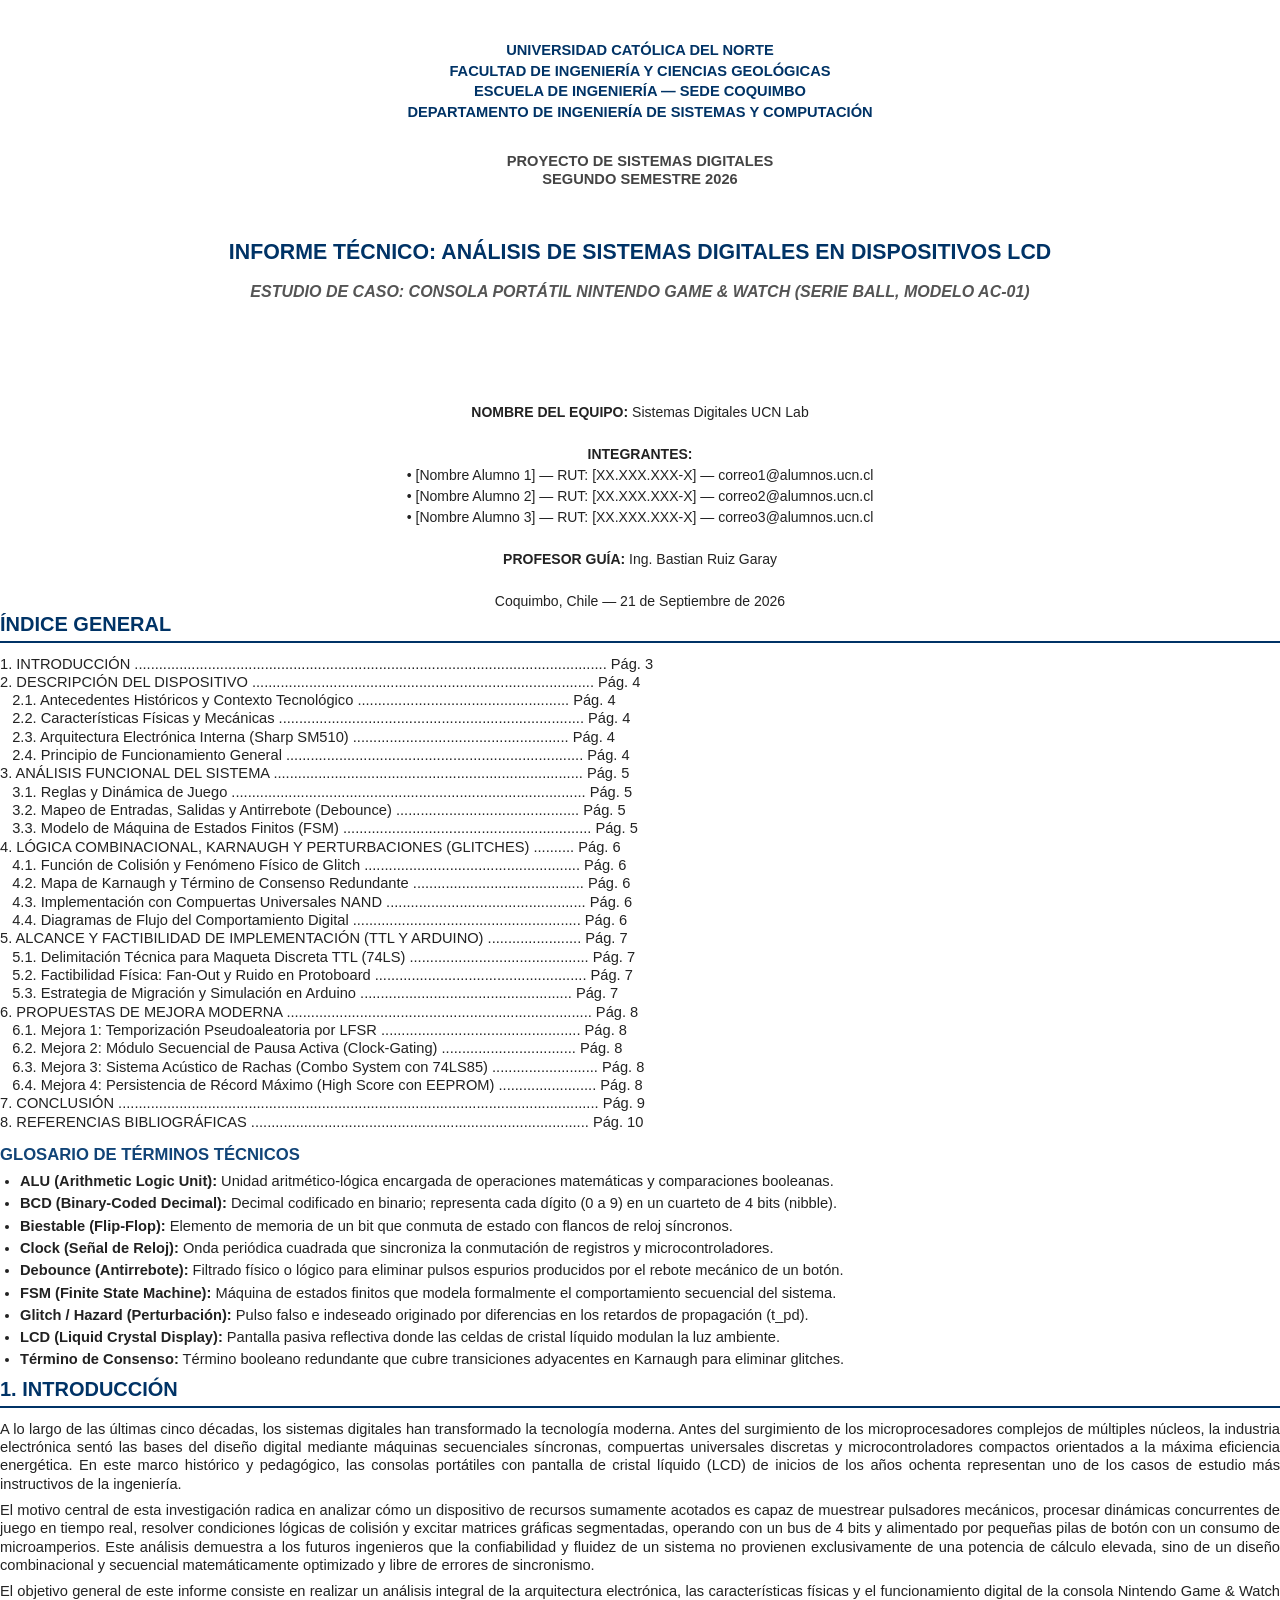
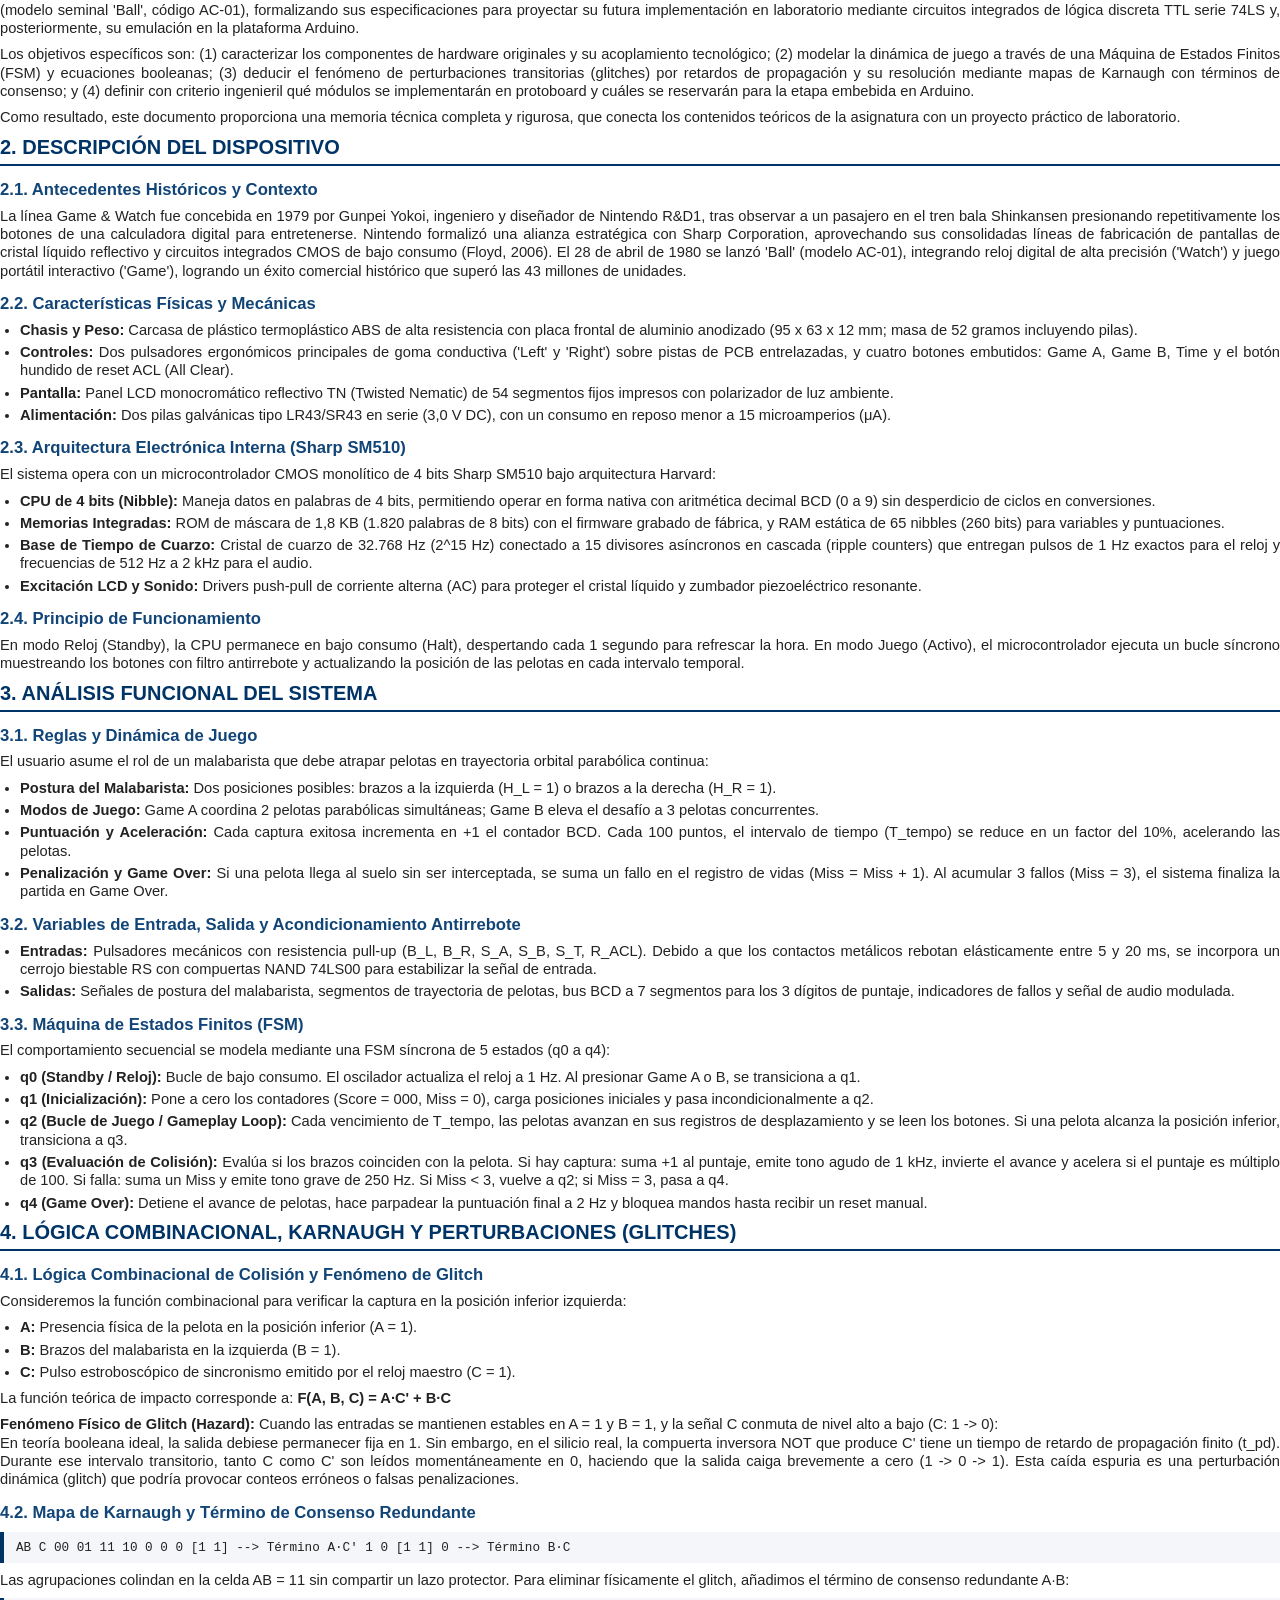
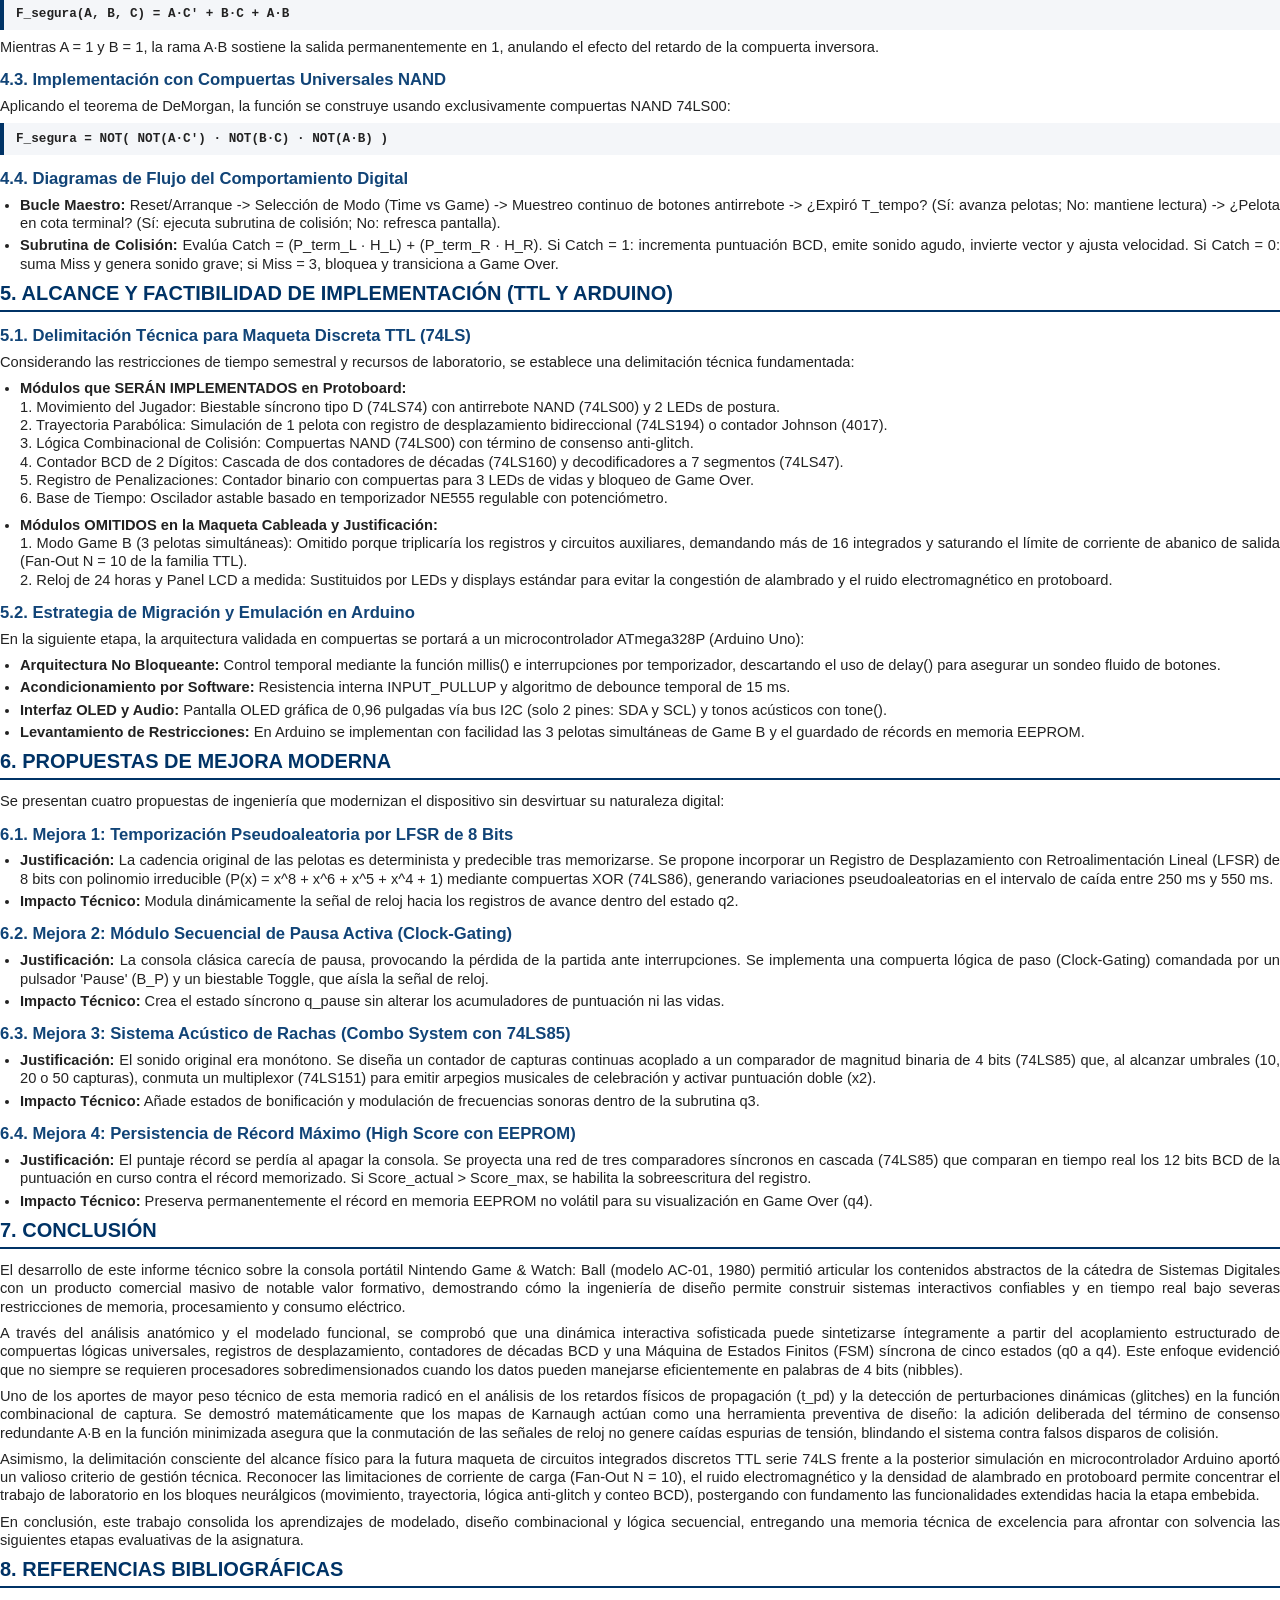
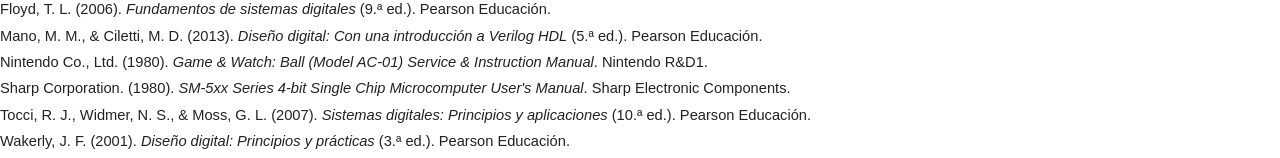
<file: ProyectoSistemasInteligentes/documentos/ball/Informe_Sistemas_Digitales_Game_and_Watch.html>
<!DOCTYPE html>
<html lang="es">
<head>
<meta charset="UTF-8">
<title>Informe Técnico - Sistemas Digitales</title>
<style>
  @page {
    size: letter;
    margin: 20mm;
    @bottom-right {
      content: counter(page);
    }
  }
  body {
    font-family: 'Calibri', 'Segoe UI', Arial, sans-serif;
    font-size: 11pt;
    line-height: 1.25;
    color: #222;
    margin: 0;
    padding: 0;
  }
  .page {
    page-break-before: always;
    clear: both;
  }
  .page-first {
    page-break-before: avoid;
  }
  h1 {
    font-size: 15pt;
    color: #003366;
    border-bottom: 2px solid #003366;
    padding-bottom: 4px;
    margin-top: 0;
    margin-bottom: 12px;
  }
  h2 {
    font-size: 12.5pt;
    color: #114477;
    margin-top: 14px;
    margin-bottom: 6px;
  }
  p {
    text-align: justify;
    margin-top: 0;
    margin-bottom: 8px;
    text-justify: inter-word;
  }
  ul {
    margin-top: 0;
    margin-bottom: 8px;
    padding-left: 20px;
  }
  li {
    text-align: justify;
    margin-bottom: 4px;
  }
  .cover {
    text-align: center;
    padding-top: 40px;
  }
  .cover-header {
    font-size: 11pt;
    font-weight: bold;
    color: #003366;
    line-height: 1.4;
  }
  .cover-course {
    margin-top: 30px;
    font-size: 11pt;
    font-weight: bold;
    color: #444;
  }
  .cover-title {
    margin-top: 50px;
    font-size: 16pt;
    font-weight: bold;
    color: #003366;
    line-height: 1.3;
  }
  .cover-subtitle {
    margin-top: 15px;
    font-size: 12pt;
    font-style: italic;
    font-weight: bold;
    color: #555;
  }
  .cover-info {
    margin-top: 100px;
    font-size: 10.5pt;
    line-height: 1.5;
  }
  .code-box {
    background-color: #f4f6f9;
    border-left: 4px solid #003366;
    padding: 8px 12px;
    font-family: monospace;
    font-size: 9.5pt;
    margin: 8px 0;
  }
  table {
    width: 100%;
    border-collapse: collapse;
    margin: 10px 0;
    font-size: 10pt;
  }
  th, td {
    border: 1px solid #ccc;
    padding: 6px 8px;
    text-align: left;
  }
  th {
    background-color: #e6eef5;
    color: #003366;
  }
</style>
</head>
<body>

<!-- HOJA 1: PORTADA -->
<div class="cover page-first">
  <div class="cover-header">
    UNIVERSIDAD CATÓLICA DEL NORTE<br>
    FACULTAD DE INGENIERÍA Y CIENCIAS GEOLÓGICAS<br>
    ESCUELA DE INGENIERÍA — SEDE COQUIMBO<br>
    DEPARTAMENTO DE INGENIERÍA DE SISTEMAS Y COMPUTACIÓN
  </div>
  
  <div class="cover-course">
    PROYECTO DE SISTEMAS DIGITALES<br>
    SEGUNDO SEMESTRE 2026
  </div>
  
  <div class="cover-title">
    INFORME TÉCNICO: ANÁLISIS DE SISTEMAS DIGITALES EN DISPOSITIVOS LCD
  </div>
  <div class="cover-subtitle">
    ESTUDIO DE CASO: CONSOLA PORTÁTIL NINTENDO GAME & WATCH (SERIE BALL, MODELO AC-01)
  </div>
  
  <div class="cover-info">
    <strong>NOMBRE DEL EQUIPO:</strong> Sistemas Digitales UCN Lab<br><br>
    <strong>INTEGRANTES:</strong><br>
    • [Nombre Alumno 1] — RUT: [XX.XXX.XXX-X] — correo1@alumnos.ucn.cl<br>
    • [Nombre Alumno 2] — RUT: [XX.XXX.XXX-X] — correo2@alumnos.ucn.cl<br>
    • [Nombre Alumno 3] — RUT: [XX.XXX.XXX-X] — correo3@alumnos.ucn.cl<br><br>
    <strong>PROFESOR GUÍA:</strong> Ing. Bastian Ruiz Garay<br><br>
    Coquimbo, Chile — 21 de Septiembre de 2026
  </div>
</div>

<!-- HOJA 2: INDICE Y GLOSARIO -->
<div class="page">
  <h1>ÍNDICE GENERAL</h1>
  <p>
    1. INTRODUCCIÓN .................................................................................................................... Pág. 3<br>
    2. DESCRIPCIÓN DEL DISPOSITIVO .................................................................................... Pág. 4<br>
    &nbsp;&nbsp;&nbsp;2.1. Antecedentes Históricos y Contexto Tecnológico .................................................... Pág. 4<br>
    &nbsp;&nbsp;&nbsp;2.2. Características Físicas y Mecánicas ........................................................................... Pág. 4<br>
    &nbsp;&nbsp;&nbsp;2.3. Arquitectura Electrónica Interna (Sharp SM510) ..................................................... Pág. 4<br>
    &nbsp;&nbsp;&nbsp;2.4. Principio de Funcionamiento General ......................................................................... Pág. 4<br>
    3. ANÁLISIS FUNCIONAL DEL SISTEMA ............................................................................ Pág. 5<br>
    &nbsp;&nbsp;&nbsp;3.1. Reglas y Dinámica de Juego ....................................................................................... Pág. 5<br>
    &nbsp;&nbsp;&nbsp;3.2. Mapeo de Entradas, Salidas y Antirrebote (Debounce) ............................................. Pág. 5<br>
    &nbsp;&nbsp;&nbsp;3.3. Modelo de Máquina de Estados Finitos (FSM) ............................................................. Pág. 5<br>
    4. LÓGICA COMBINACIONAL, KARNAUGH Y PERTURBACIONES (GLITCHES) .......... Pág. 6<br>
    &nbsp;&nbsp;&nbsp;4.1. Función de Colisión y Fenómeno Físico de Glitch ..................................................... Pág. 6<br>
    &nbsp;&nbsp;&nbsp;4.2. Mapa de Karnaugh y Término de Consenso Redundante .......................................... Pág. 6<br>
    &nbsp;&nbsp;&nbsp;4.3. Implementación con Compuertas Universales NAND ................................................. Pág. 6<br>
    &nbsp;&nbsp;&nbsp;4.4. Diagramas de Flujo del Comportamiento Digital ........................................................ Pág. 6<br>
    5. ALCANCE Y FACTIBILIDAD DE IMPLEMENTACIÓN (TTL Y ARDUINO) ....................... Pág. 7<br>
    &nbsp;&nbsp;&nbsp;5.1. Delimitación Técnica para Maqueta Discreta TTL (74LS) ............................................ Pág. 7<br>
    &nbsp;&nbsp;&nbsp;5.2. Factibilidad Física: Fan-Out y Ruido en Protoboard .................................................... Pág. 7<br>
    &nbsp;&nbsp;&nbsp;5.3. Estrategia de Migración y Simulación en Arduino .................................................... Pág. 7<br>
    6. PROPUESTAS DE MEJORA MODERNA ........................................................................... Pág. 8<br>
    &nbsp;&nbsp;&nbsp;6.1. Mejora 1: Temporización Pseudoaleatoria por LFSR ................................................. Pág. 8<br>
    &nbsp;&nbsp;&nbsp;6.2. Mejora 2: Módulo Secuencial de Pausa Activa (Clock-Gating) ................................. Pág. 8<br>
    &nbsp;&nbsp;&nbsp;6.3. Mejora 3: Sistema Acústico de Rachas (Combo System con 74LS85) .......................... Pág. 8<br>
    &nbsp;&nbsp;&nbsp;6.4. Mejora 4: Persistencia de Récord Máximo (High Score con EEPROM) ........................ Pág. 8<br>
    7. CONCLUSIÓN ...................................................................................................................... Pág. 9<br>
    8. REFERENCIAS BIBLIOGRÁFICAS ................................................................................... Pág. 10
  </p>
  
  <h2>GLOSARIO DE TÉRMINOS TÉCNICOS</h2>
  <ul>
    <li><strong>ALU (Arithmetic Logic Unit):</strong> Unidad aritmético-lógica encargada de operaciones matemáticas y comparaciones booleanas.</li>
    <li><strong>BCD (Binary-Coded Decimal):</strong> Decimal codificado en binario; representa cada dígito (0 a 9) en un cuarteto de 4 bits (nibble).</li>
    <li><strong>Biestable (Flip-Flop):</strong> Elemento de memoria de un bit que conmuta de estado con flancos de reloj síncronos.</li>
    <li><strong>Clock (Señal de Reloj):</strong> Onda periódica cuadrada que sincroniza la conmutación de registros y microcontroladores.</li>
    <li><strong>Debounce (Antirrebote):</strong> Filtrado físico o lógico para eliminar pulsos espurios producidos por el rebote mecánico de un botón.</li>
    <li><strong>FSM (Finite State Machine):</strong> Máquina de estados finitos que modela formalmente el comportamiento secuencial del sistema.</li>
    <li><strong>Glitch / Hazard (Perturbación):</strong> Pulso falso e indeseado originado por diferencias en los retardos de propagación (t_pd).</li>
    <li><strong>LCD (Liquid Crystal Display):</strong> Pantalla pasiva reflectiva donde las celdas de cristal líquido modulan la luz ambiente.</li>
    <li><strong>Término de Consenso:</strong> Término booleano redundante que cubre transiciones adyacentes en Karnaugh para eliminar glitches.</li>
  </ul>
</div>

<!-- HOJA 3: INTRODUCCION -->
<div class="page">
  <h1>1. INTRODUCCIÓN</h1>
  <p>A lo largo de las últimas cinco décadas, los sistemas digitales han transformado la tecnología moderna. Antes del surgimiento de los microprocesadores complejos de múltiples núcleos, la industria electrónica sentó las bases del diseño digital mediante máquinas secuenciales síncronas, compuertas universales discretas y microcontroladores compactos orientados a la máxima eficiencia energética. En este marco histórico y pedagógico, las consolas portátiles con pantalla de cristal líquido (LCD) de inicios de los años ochenta representan uno de los casos de estudio más instructivos de la ingeniería.</p>
  <p>El motivo central de esta investigación radica en analizar cómo un dispositivo de recursos sumamente acotados es capaz de muestrear pulsadores mecánicos, procesar dinámicas concurrentes de juego en tiempo real, resolver condiciones lógicas de colisión y excitar matrices gráficas segmentadas, operando con un bus de 4 bits y alimentado por pequeñas pilas de botón con un consumo de microamperios. Este análisis demuestra a los futuros ingenieros que la confiabilidad y fluidez de un sistema no provienen exclusivamente de una potencia de cálculo elevada, sino de un diseño combinacional y secuencial matemáticamente optimizado y libre de errores de sincronismo.</p>
  <p>El objetivo general de este informe consiste en realizar un análisis integral de la arquitectura electrónica, las características físicas y el funcionamiento digital de la consola Nintendo Game & Watch (modelo seminal 'Ball', código AC-01), formalizando sus especificaciones para proyectar su futura implementación en laboratorio mediante circuitos integrados de lógica discreta TTL serie 74LS y, posteriormente, su emulación en la plataforma Arduino.</p>
  <p>Los objetivos específicos son: (1) caracterizar los componentes de hardware originales y su acoplamiento tecnológico; (2) modelar la dinámica de juego a través de una Máquina de Estados Finitos (FSM) y ecuaciones booleanas; (3) deducir el fenómeno de perturbaciones transitorias (glitches) por retardos de propagación y su resolución mediante mapas de Karnaugh con términos de consenso; y (4) definir con criterio ingenieril qué módulos se implementarán en protoboard y cuáles se reservarán para la etapa embebida en Arduino.</p>
  <p>Como resultado, este documento proporciona una memoria técnica completa y rigurosa, que conecta los contenidos teóricos de la asignatura con un proyecto práctico de laboratorio.</p>
</div>

<!-- HOJA 4: DESCRIPCION DEL DISPOSITIVO -->
<div class="page">
  <h1>2. DESCRIPCIÓN DEL DISPOSITIVO</h1>
  <h2>2.1. Antecedentes Históricos y Contexto</h2>
  <p>La línea Game & Watch fue concebida en 1979 por Gunpei Yokoi, ingeniero y diseñador de Nintendo R&D1, tras observar a un pasajero en el tren bala Shinkansen presionando repetitivamente los botones de una calculadora digital para entretenerse. Nintendo formalizó una alianza estratégica con Sharp Corporation, aprovechando sus consolidadas líneas de fabricación de pantallas de cristal líquido reflectivo y circuitos integrados CMOS de bajo consumo (Floyd, 2006). El 28 de abril de 1980 se lanzó 'Ball' (modelo AC-01), integrando reloj digital de alta precisión ('Watch') y juego portátil interactivo ('Game'), logrando un éxito comercial histórico que superó las 43 millones de unidades.</p>

  <h2>2.2. Características Físicas y Mecánicas</h2>
  <ul>
    <li><strong>Chasis y Peso:</strong> Carcasa de plástico termoplástico ABS de alta resistencia con placa frontal de aluminio anodizado (95 x 63 x 12 mm; masa de 52 gramos incluyendo pilas).</li>
    <li><strong>Controles:</strong> Dos pulsadores ergonómicos principales de goma conductiva ('Left' y 'Right') sobre pistas de PCB entrelazadas, y cuatro botones embutidos: Game A, Game B, Time y el botón hundido de reset ACL (All Clear).</li>
    <li><strong>Pantalla:</strong> Panel LCD monocromático reflectivo TN (Twisted Nematic) de 54 segmentos fijos impresos con polarizador de luz ambiente.</li>
    <li><strong>Alimentación:</strong> Dos pilas galvánicas tipo LR43/SR43 en serie (3,0 V DC), con un consumo en reposo menor a 15 microamperios (μA).</li>
  </ul>

  <h2>2.3. Arquitectura Electrónica Interna (Sharp SM510)</h2>
  <p>El sistema opera con un microcontrolador CMOS monolítico de 4 bits Sharp SM510 bajo arquitectura Harvard:</p>
  <ul>
    <li><strong>CPU de 4 bits (Nibble):</strong> Maneja datos en palabras de 4 bits, permitiendo operar en forma nativa con aritmética decimal BCD (0 a 9) sin desperdicio de ciclos en conversiones.</li>
    <li><strong>Memorias Integradas:</strong> ROM de máscara de 1,8 KB (1.820 palabras de 8 bits) con el firmware grabado de fábrica, y RAM estática de 65 nibbles (260 bits) para variables y puntuaciones.</li>
    <li><strong>Base de Tiempo de Cuarzo:</strong> Cristal de cuarzo de 32.768 Hz (2^15 Hz) conectado a 15 divisores asíncronos en cascada (ripple counters) que entregan pulsos de 1 Hz exactos para el reloj y frecuencias de 512 Hz a 2 kHz para el audio.</li>
    <li><strong>Excitación LCD y Sonido:</strong> Drivers push-pull de corriente alterna (AC) para proteger el cristal líquido y zumbador piezoeléctrico resonante.</li>
  </ul>

  <h2>2.4. Principio de Funcionamiento</h2>
  <p>En modo Reloj (Standby), la CPU permanece en bajo consumo (Halt), despertando cada 1 segundo para refrescar la hora. En modo Juego (Activo), el microcontrolador ejecuta un bucle síncrono muestreando los botones con filtro antirrebote y actualizando la posición de las pelotas en cada intervalo temporal.</p>
</div>

<!-- HOJA 5: ANALISIS FUNCIONAL Y FSM -->
<div class="page">
  <h1>3. ANÁLISIS FUNCIONAL DEL SISTEMA</h1>
  <h2>3.1. Reglas y Dinámica de Juego</h2>
  <p>El usuario asume el rol de un malabarista que debe atrapar pelotas en trayectoria orbital parabólica continua:</p>
  <ul>
    <li><strong>Postura del Malabarista:</strong> Dos posiciones posibles: brazos a la izquierda (H_L = 1) o brazos a la derecha (H_R = 1).</li>
    <li><strong>Modos de Juego:</strong> Game A coordina 2 pelotas parabólicas simultáneas; Game B eleva el desafío a 3 pelotas concurrentes.</li>
    <li><strong>Puntuación y Aceleración:</strong> Cada captura exitosa incrementa en +1 el contador BCD. Cada 100 puntos, el intervalo de tiempo (T_tempo) se reduce en un factor del 10%, acelerando las pelotas.</li>
    <li><strong>Penalización y Game Over:</strong> Si una pelota llega al suelo sin ser interceptada, se suma un fallo en el registro de vidas (Miss = Miss + 1). Al acumular 3 fallos (Miss = 3), el sistema finaliza la partida en Game Over.</li>
  </ul>

  <h2>3.2. Variables de Entrada, Salida y Acondicionamiento Antirrebote</h2>
  <ul>
    <li><strong>Entradas:</strong> Pulsadores mecánicos con resistencia pull-up (B_L, B_R, S_A, S_B, S_T, R_ACL). Debido a que los contactos metálicos rebotan elásticamente entre 5 y 20 ms, se incorpora un cerrojo biestable RS con compuertas NAND 74LS00 para estabilizar la señal de entrada.</li>
    <li><strong>Salidas:</strong> Señales de postura del malabarista, segmentos de trayectoria de pelotas, bus BCD a 7 segmentos para los 3 dígitos de puntaje, indicadores de fallos y señal de audio modulada.</li>
  </ul>

  <h2>3.3. Máquina de Estados Finitos (FSM)</h2>
  <p>El comportamiento secuencial se modela mediante una FSM síncrona de 5 estados (q0 a q4):</p>
  <ul>
    <li><strong>q0 (Standby / Reloj):</strong> Bucle de bajo consumo. El oscilador actualiza el reloj a 1 Hz. Al presionar Game A o B, se transiciona a q1.</li>
    <li><strong>q1 (Inicialización):</strong> Pone a cero los contadores (Score = 000, Miss = 0), carga posiciones iniciales y pasa incondicionalmente a q2.</li>
    <li><strong>q2 (Bucle de Juego / Gameplay Loop):</strong> Cada vencimiento de T_tempo, las pelotas avanzan en sus registros de desplazamiento y se leen los botones. Si una pelota alcanza la posición inferior, transiciona a q3.</li>
    <li><strong>q3 (Evaluación de Colisión):</strong> Evalúa si los brazos coinciden con la pelota. Si hay captura: suma +1 al puntaje, emite tono agudo de 1 kHz, invierte el avance y acelera si el puntaje es múltiplo de 100. Si falla: suma un Miss y emite tono grave de 250 Hz. Si Miss < 3, vuelve a q2; si Miss = 3, pasa a q4.</li>
    <li><strong>q4 (Game Over):</strong> Detiene el avance de pelotas, hace parpadear la puntuación final a 2 Hz y bloquea mandos hasta recibir un reset manual.</li>
  </ul>
</div>

<!-- HOJA 6: LOGICA COMBINACIONAL Y KARNAUGH -->
<div class="page">
  <h1>4. LÓGICA COMBINACIONAL, KARNAUGH Y PERTURBACIONES (GLITCHES)</h1>
  <h2>4.1. Lógica Combinacional de Colisión y Fenómeno de Glitch</h2>
  <p>Consideremos la función combinacional para verificar la captura en la posición inferior izquierda:</p>
  <ul>
    <li><strong>A:</strong> Presencia física de la pelota en la posición inferior (A = 1).</li>
    <li><strong>B:</strong> Brazos del malabarista en la izquierda (B = 1).</li>
    <li><strong>C:</strong> Pulso estroboscópico de sincronismo emitido por el reloj maestro (C = 1).</li>
  </ul>
  <p>La función teórica de impacto corresponde a: <strong>F(A, B, C) = A·C' + B·C</strong></p>
  <p><strong>Fenómeno Físico de Glitch (Hazard):</strong> Cuando las entradas se mantienen estables en A = 1 y B = 1, y la señal C conmuta de nivel alto a bajo (C: 1 -> 0):<br>
  En teoría booleana ideal, la salida debiese permanecer fija en 1. Sin embargo, en el silicio real, la compuerta inversora NOT que produce C' tiene un tiempo de retardo de propagación finito (t_pd). Durante ese intervalo transitorio, tanto C como C' son leídos momentáneamente en 0, haciendo que la salida caiga brevemente a cero (1 -> 0 -> 1). Esta caída espuria es una perturbación dinámica (glitch) que podría provocar conteos erróneos o falsas penalizaciones.</p>

  <h2>4.2. Mapa de Karnaugh y Término de Consenso Redundante</h2>
  <div class="code-box">
          AB
   C    00   01   11   10
   0     0    0   [1    1]   --> Término A·C'
   1     0   [1    1]   0    --> Término B·C
  </div>
  <p>Las agrupaciones colindan en la celda AB = 11 sin compartir un lazo protector. Para eliminar físicamente el glitch, añadimos el término de consenso redundante A·B:</p>
  <div class="code-box"><strong>F_segura(A, B, C) = A·C' + B·C + A·B</strong></div>
  <p>Mientras A = 1 y B = 1, la rama A·B sostiene la salida permanentemente en 1, anulando el efecto del retardo de la compuerta inversora.</p>

  <h2>4.3. Implementación con Compuertas Universales NAND</h2>
  <p>Aplicando el teorema de DeMorgan, la función se construye usando exclusivamente compuertas NAND 74LS00:</p>
  <div class="code-box"><strong>F_segura = NOT( NOT(A·C') · NOT(B·C) · NOT(A·B) )</strong></div>

  <h2>4.4. Diagramas de Flujo del Comportamiento Digital</h2>
  <ul>
    <li><strong>Bucle Maestro:</strong> Reset/Arranque -> Selección de Modo (Time vs Game) -> Muestreo continuo de botones antirrebote -> ¿Expiró T_tempo? (Sí: avanza pelotas; No: mantiene lectura) -> ¿Pelota en cota terminal? (Sí: ejecuta subrutina de colisión; No: refresca pantalla).</li>
    <li><strong>Subrutina de Colisión:</strong> Evalúa Catch = (P_term_L · H_L) + (P_term_R · H_R). Si Catch = 1: incrementa puntuación BCD, emite sonido agudo, invierte vector y ajusta velocidad. Si Catch = 0: suma Miss y genera sonido grave; si Miss = 3, bloquea y transiciona a Game Over.</li>
  </ul>
</div>

<!-- HOJA 7: ALCANCE Y FACTIBILIDAD -->
<div class="page">
  <h1>5. ALCANCE Y FACTIBILIDAD DE IMPLEMENTACIÓN (TTL Y ARDUINO)</h1>
  <h2>5.1. Delimitación Técnica para Maqueta Discreta TTL (74LS)</h2>
  <p>Considerando las restricciones de tiempo semestral y recursos de laboratorio, se establece una delimitación técnica fundamentada:</p>
  <ul>
    <li><strong>Módulos que SERÁN IMPLEMENTADOS en Protoboard:</strong><br>
      1. Movimiento del Jugador: Biestable síncrono tipo D (74LS74) con antirrebote NAND (74LS00) y 2 LEDs de postura.<br>
      2. Trayectoria Parabólica: Simulación de 1 pelota con registro de desplazamiento bidireccional (74LS194) o contador Johnson (4017).<br>
      3. Lógica Combinacional de Colisión: Compuertas NAND (74LS00) con término de consenso anti-glitch.<br>
      4. Contador BCD de 2 Dígitos: Cascada de dos contadores de décadas (74LS160) y decodificadores a 7 segmentos (74LS47).<br>
      5. Registro de Penalizaciones: Contador binario con compuertas para 3 LEDs de vidas y bloqueo de Game Over.<br>
      6. Base de Tiempo: Oscilador astable basado en temporizador NE555 regulable con potenciómetro.
    </li>
    <li style="margin-top: 8px;"><strong>Módulos OMITIDOS en la Maqueta Cableada y Justificación:</strong><br>
      1. Modo Game B (3 pelotas simultáneas): Omitido porque triplicaría los registros y circuitos auxiliares, demandando más de 16 integrados y saturando el límite de corriente de abanico de salida (Fan-Out N = 10 de la familia TTL).<br>
      2. Reloj de 24 horas y Panel LCD a medida: Sustituidos por LEDs y displays estándar para evitar la congestión de alambrado y el ruido electromagnético en protoboard.
    </li>
  </ul>

  <h2>5.2. Estrategia de Migración y Emulación en Arduino</h2>
  <p>En la siguiente etapa, la arquitectura validada en compuertas se portará a un microcontrolador ATmega328P (Arduino Uno):</p>
  <ul>
    <li><strong>Arquitectura No Bloqueante:</strong> Control temporal mediante la función millis() e interrupciones por temporizador, descartando el uso de delay() para asegurar un sondeo fluido de botones.</li>
    <li><strong>Acondicionamiento por Software:</strong> Resistencia interna INPUT_PULLUP y algoritmo de debounce temporal de 15 ms.</li>
    <li><strong>Interfaz OLED y Audio:</strong> Pantalla OLED gráfica de 0,96 pulgadas vía bus I2C (solo 2 pines: SDA y SCL) y tonos acústicos con tone().</li>
    <li><strong>Levantamiento de Restricciones:</strong> En Arduino se implementan con facilidad las 3 pelotas simultáneas de Game B y el guardado de récords en memoria EEPROM.</li>
  </ul>
</div>

<!-- HOJA 8: PROPUESTAS DE MEJORA -->
<div class="page">
  <h1>6. PROPUESTAS DE MEJORA MODERNA</h1>
  <p>Se presentan cuatro propuestas de ingeniería que modernizan el dispositivo sin desvirtuar su naturaleza digital:</p>

  <h2>6.1. Mejora 1: Temporización Pseudoaleatoria por LFSR de 8 Bits</h2>
  <ul>
    <li><strong>Justificación:</strong> La cadencia original de las pelotas es determinista y predecible tras memorizarse. Se propone incorporar un Registro de Desplazamiento con Retroalimentación Lineal (LFSR) de 8 bits con polinomio irreducible (P(x) = x^8 + x^6 + x^5 + x^4 + 1) mediante compuertas XOR (74LS86), generando variaciones pseudoaleatorias en el intervalo de caída entre 250 ms y 550 ms.</li>
    <li><strong>Impacto Técnico:</strong> Modula dinámicamente la señal de reloj hacia los registros de avance dentro del estado q2.</li>
  </ul>

  <h2>6.2. Mejora 2: Módulo Secuencial de Pausa Activa (Clock-Gating)</h2>
  <ul>
    <li><strong>Justificación:</strong> La consola clásica carecía de pausa, provocando la pérdida de la partida ante interrupciones. Se implementa una compuerta lógica de paso (Clock-Gating) comandada por un pulsador 'Pause' (B_P) y un biestable Toggle, que aísla la señal de reloj.</li>
    <li><strong>Impacto Técnico:</strong> Crea el estado síncrono q_pause sin alterar los acumuladores de puntuación ni las vidas.</li>
  </ul>

  <h2>6.3. Mejora 3: Sistema Acústico de Rachas (Combo System con 74LS85)</h2>
  <ul>
    <li><strong>Justificación:</strong> El sonido original era monótono. Se diseña un contador de capturas continuas acoplado a un comparador de magnitud binaria de 4 bits (74LS85) que, al alcanzar umbrales (10, 20 o 50 capturas), conmuta un multiplexor (74LS151) para emitir arpegios musicales de celebración y activar puntuación doble (x2).</li>
    <li><strong>Impacto Técnico:</strong> Añade estados de bonificación y modulación de frecuencias sonoras dentro de la subrutina q3.</li>
  </ul>

  <h2>6.4. Mejora 4: Persistencia de Récord Máximo (High Score con EEPROM)</h2>
  <ul>
    <li><strong>Justificación:</strong> El puntaje récord se perdía al apagar la consola. Se proyecta una red de tres comparadores síncronos en cascada (74LS85) que comparan en tiempo real los 12 bits BCD de la puntuación en curso contra el récord memorizado. Si Score_actual > Score_max, se habilita la sobreescritura del registro.</li>
    <li><strong>Impacto Técnico:</strong> Preserva permanentemente el récord en memoria EEPROM no volátil para su visualización en Game Over (q4).</li>
  </ul>
</div>

<!-- HOJA 9: CONCLUSION -->
<div class="page">
  <h1>7. CONCLUSIÓN</h1>
  <p>El desarrollo de este informe técnico sobre la consola portátil Nintendo Game & Watch: Ball (modelo AC-01, 1980) permitió articular los contenidos abstractos de la cátedra de Sistemas Digitales con un producto comercial masivo de notable valor formativo, demostrando cómo la ingeniería de diseño permite construir sistemas interactivos confiables y en tiempo real bajo severas restricciones de memoria, procesamiento y consumo eléctrico.</p>
  <p>A través del análisis anatómico y el modelado funcional, se comprobó que una dinámica interactiva sofisticada puede sintetizarse íntegramente a partir del acoplamiento estructurado de compuertas lógicas universales, registros de desplazamiento, contadores de décadas BCD y una Máquina de Estados Finitos (FSM) síncrona de cinco estados (q0 a q4). Este enfoque evidenció que no siempre se requieren procesadores sobredimensionados cuando los datos pueden manejarse eficientemente en palabras de 4 bits (nibbles).</p>
  <p>Uno de los aportes de mayor peso técnico de esta memoria radicó en el análisis de los retardos físicos de propagación (t_pd) y la detección de perturbaciones dinámicas (glitches) en la función combinacional de captura. Se demostró matemáticamente que los mapas de Karnaugh actúan como una herramienta preventiva de diseño: la adición deliberada del término de consenso redundante A·B en la función minimizada asegura que la conmutación de las señales de reloj no genere caídas espurias de tensión, blindando el sistema contra falsos disparos de colisión.</p>
  <p>Asimismo, la delimitación consciente del alcance físico para la futura maqueta de circuitos integrados discretos TTL serie 74LS frente a la posterior simulación en microcontrolador Arduino aportó un valioso criterio de gestión técnica. Reconocer las limitaciones de corriente de carga (Fan-Out N = 10), el ruido electromagnético y la densidad de alambrado en protoboard permite concentrar el trabajo de laboratorio en los bloques neurálgicos (movimiento, trayectoria, lógica anti-glitch y conteo BCD), postergando con fundamento las funcionalidades extendidas hacia la etapa embebida.</p>
  <p>En conclusión, este trabajo consolida los aprendizajes de modelado, diseño combinacional y lógica secuencial, entregando una memoria técnica de excelencia para afrontar con solvencia las siguientes etapas evaluativas de la asignatura.</p>
</div>

<!-- HOJA 10: BIBLIOGRAFIA -->
<div class="page">
  <h1>8. REFERENCIAS BIBLIOGRÁFICAS</h1>
  <p>Floyd, T. L. (2006). <em>Fundamentos de sistemas digitales</em> (9.ª ed.). Pearson Educación.</p>
  <p>Mano, M. M., & Ciletti, M. D. (2013). <em>Diseño digital: Con una introducción a Verilog HDL</em> (5.ª ed.). Pearson Educación.</p>
  <p>Nintendo Co., Ltd. (1980). <em>Game & Watch: Ball (Model AC-01) Service & Instruction Manual</em>. Nintendo R&D1.</p>
  <p>Sharp Corporation. (1980). <em>SM-5xx Series 4-bit Single Chip Microcomputer User's Manual</em>. Sharp Electronic Components.</p>
  <p>Tocci, R. J., Widmer, N. S., & Moss, G. L. (2007). <em>Sistemas digitales: Principios y aplicaciones</em> (10.ª ed.). Pearson Educación.</p>
  <p>Wakerly, J. F. (2001). <em>Diseño digital: Principios y prácticas</em> (3.ª ed.). Pearson Educación.</p>
</div>

</body>
</html>
</file>
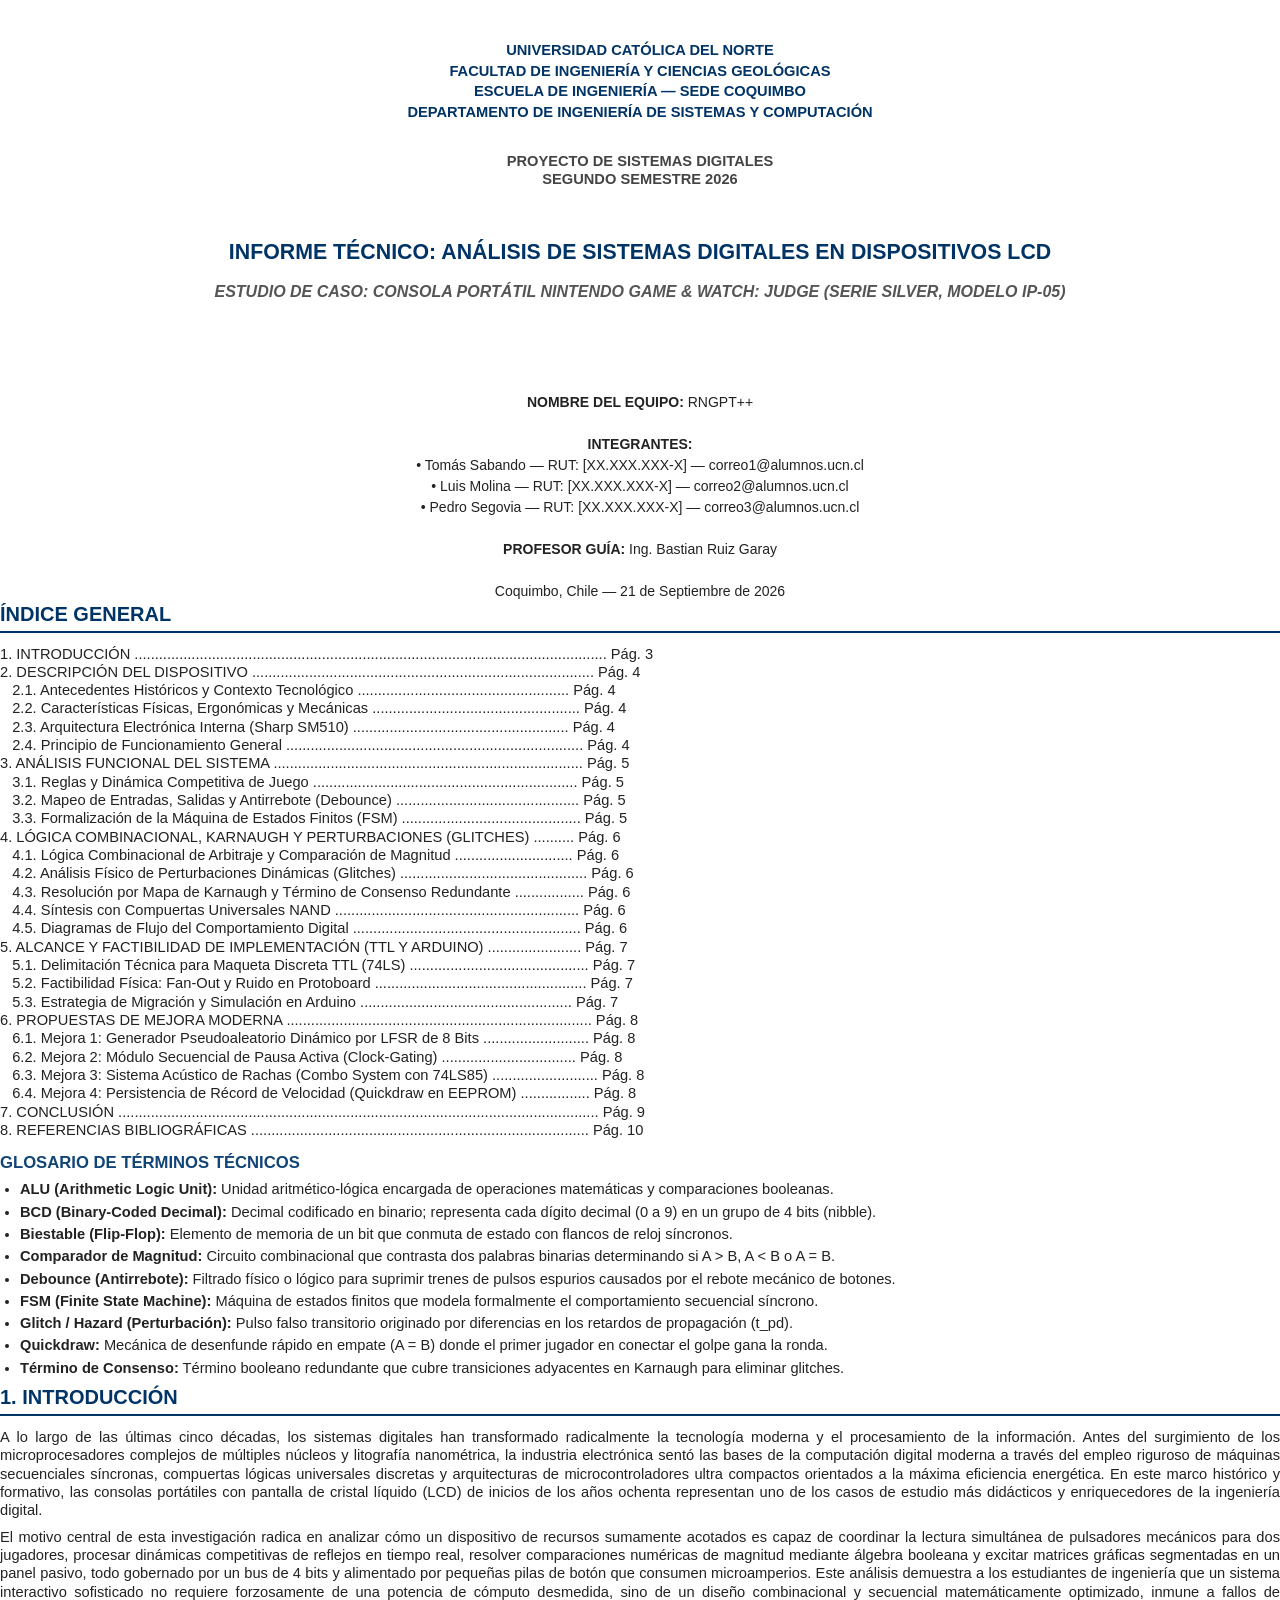
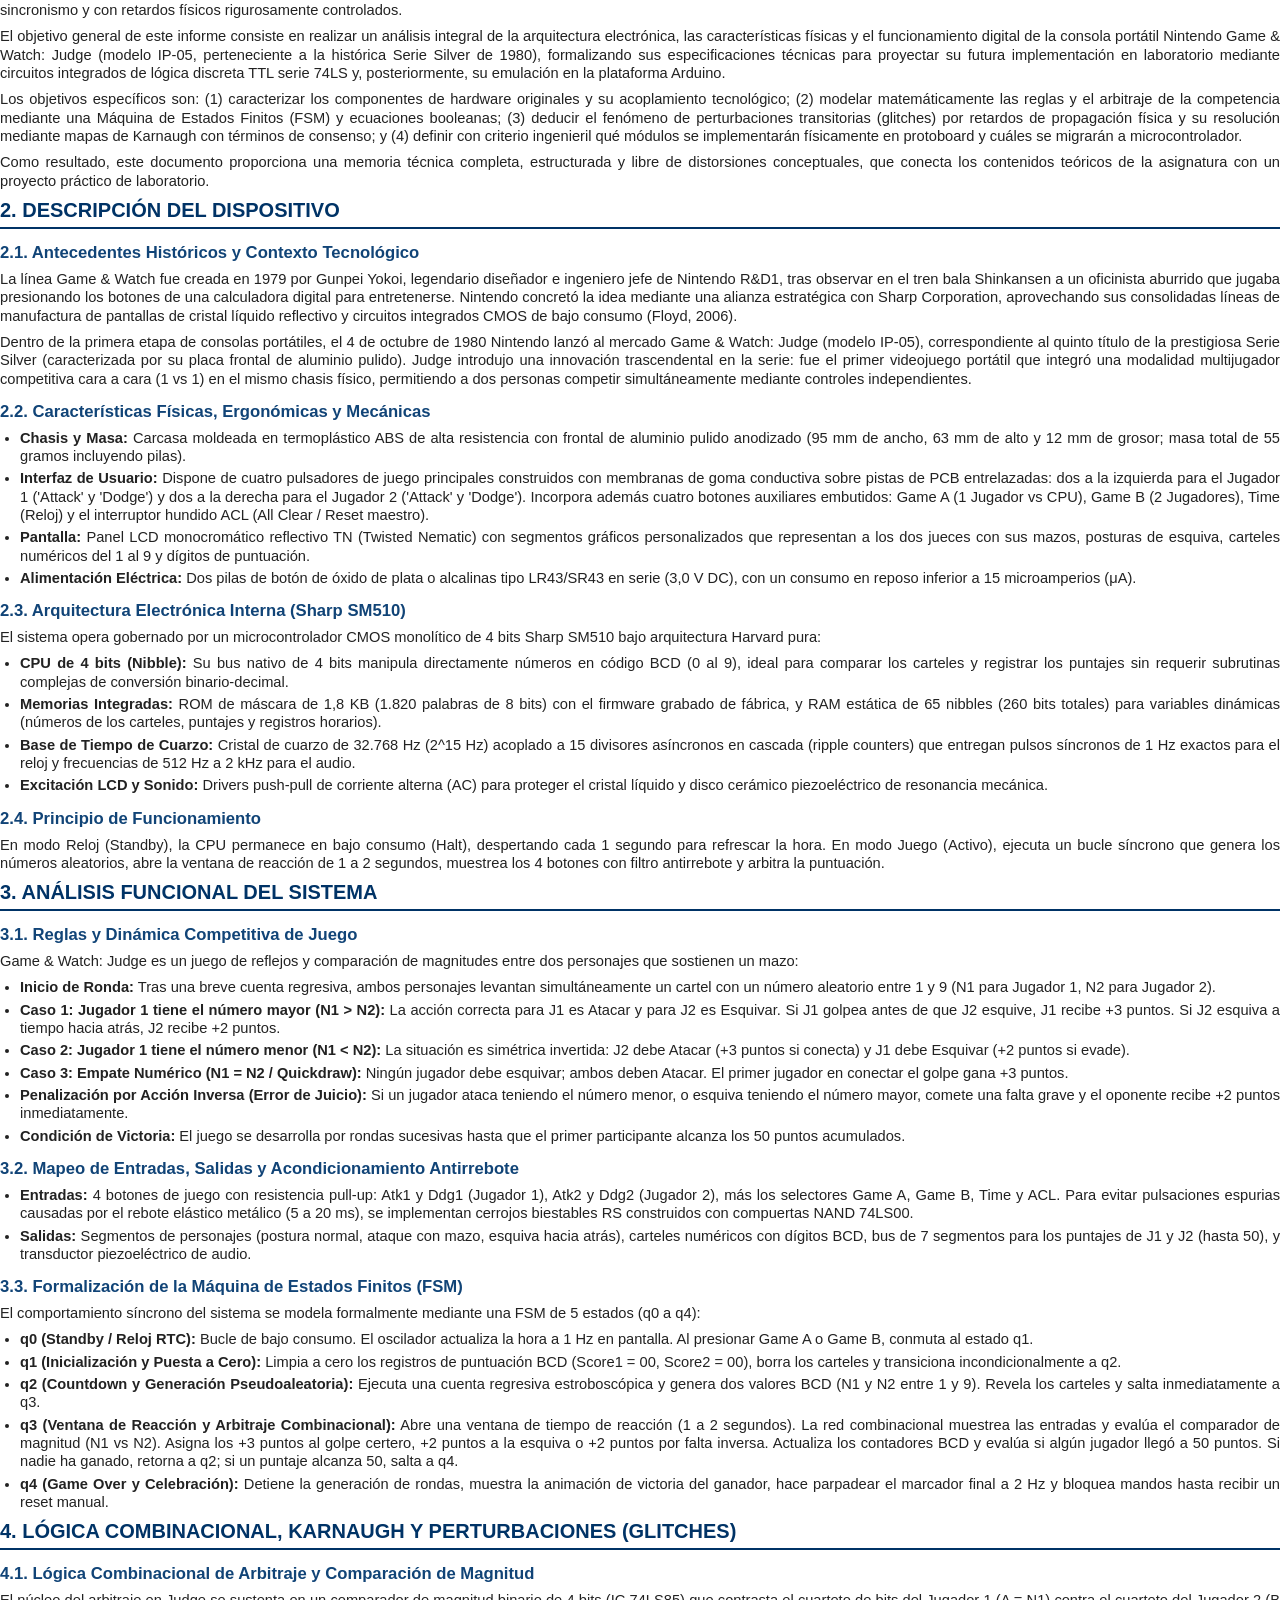
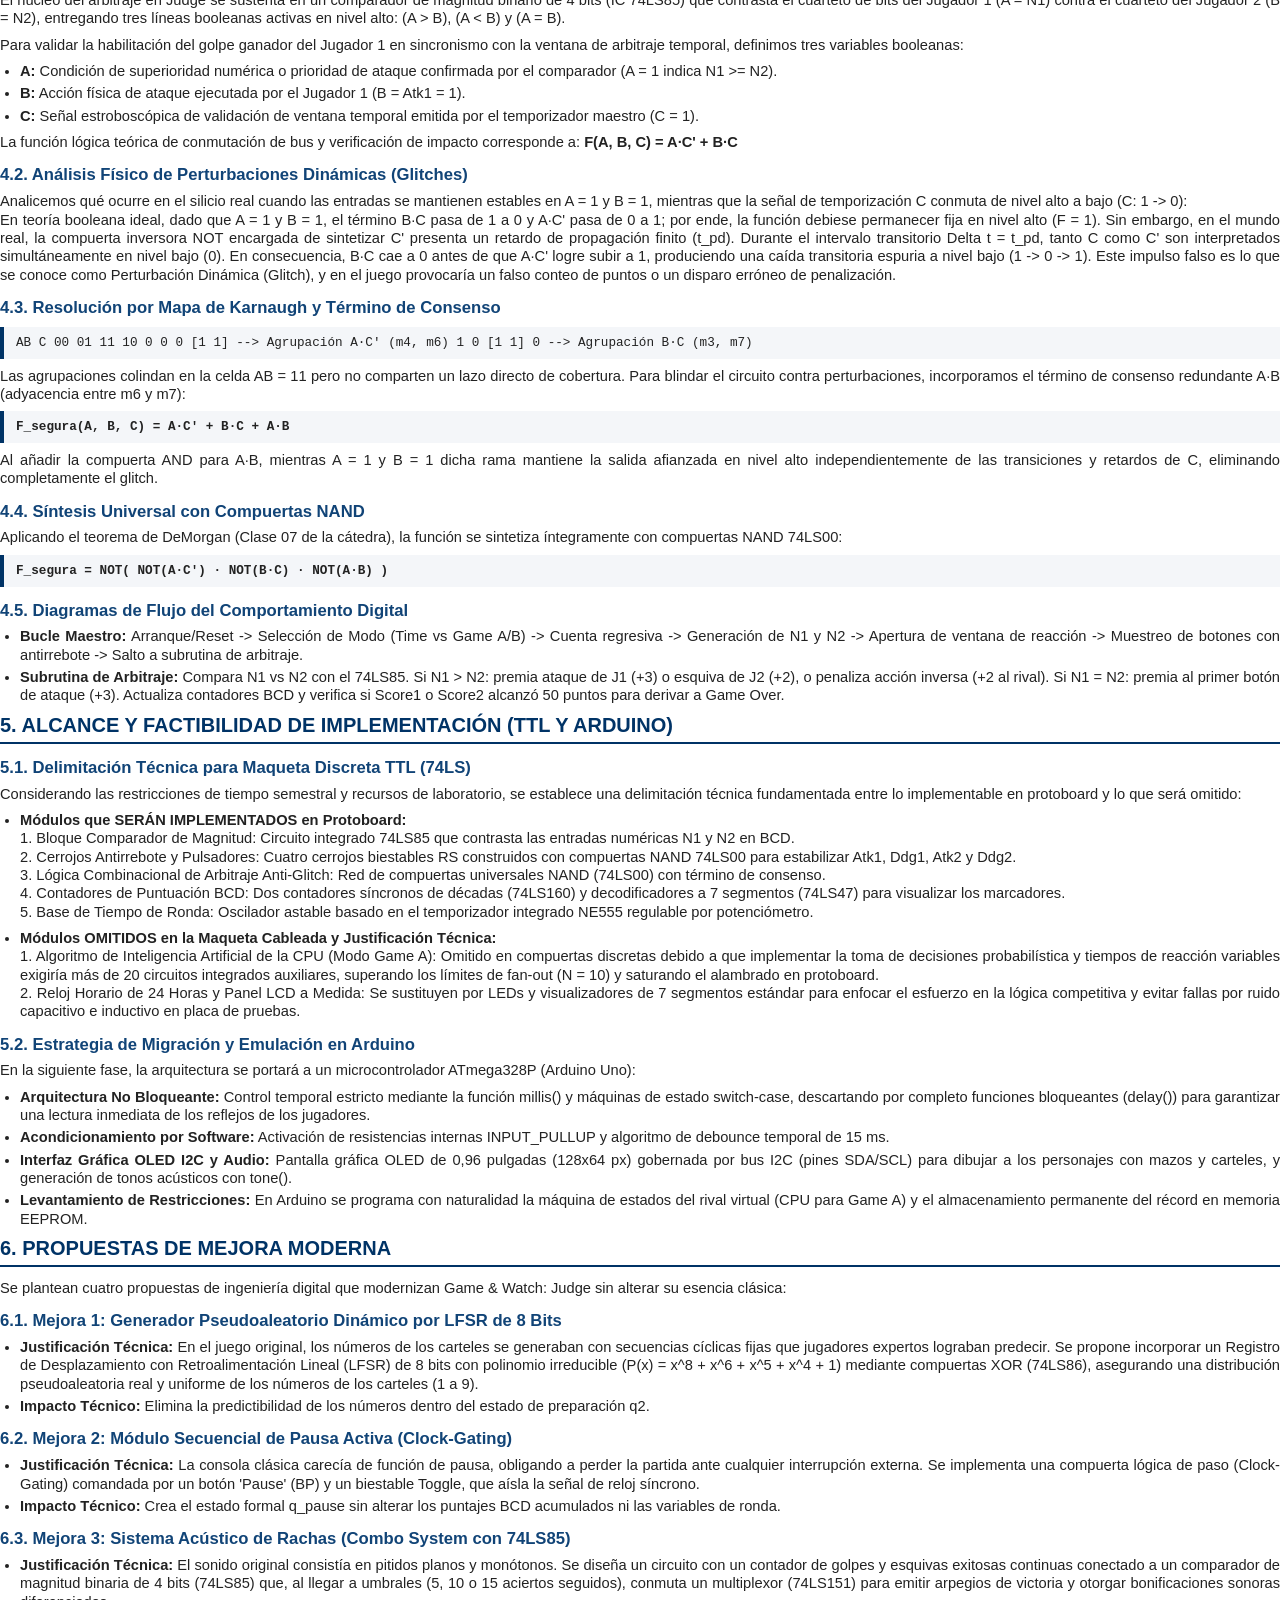
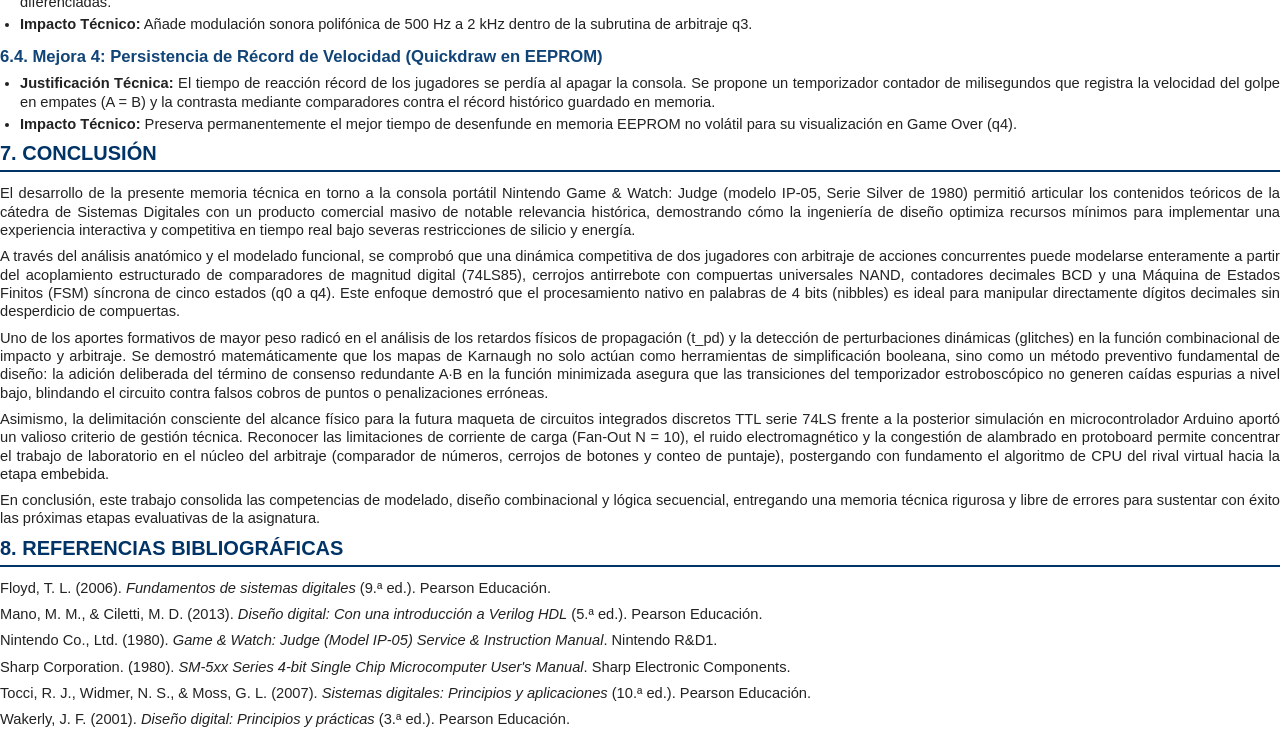
<file: ProyectoSistemasInteligentes/documentos/judge/Informe_G_and_W_Judge.html>
<!DOCTYPE html>
<html lang="es">
<head>
<meta charset="UTF-8">
<title>Informe Técnico - Game & Watch Judge (IP-05)</title>
<style>
  @page {
    size: letter;
    margin: 20mm;
  }
  body {
    font-family: 'Calibri', 'Segoe UI', Arial, sans-serif;
    font-size: 11pt;
    line-height: 1.25;
    color: #222;
    margin: 0;
    padding: 0;
  }
  .page {
    page-break-before: always;
    clear: both;
  }
  .page-first {
    page-break-before: avoid;
  }
  h1 {
    font-size: 15pt;
    color: #003366;
    border-bottom: 2px solid #003366;
    padding-bottom: 4px;
    margin-top: 0;
    margin-bottom: 12px;
  }
  h2 {
    font-size: 12.5pt;
    color: #114477;
    margin-top: 14px;
    margin-bottom: 6px;
  }
  p {
    text-align: justify;
    margin-top: 0;
    margin-bottom: 8px;
    text-justify: inter-word;
  }
  ul {
    margin-top: 0;
    margin-bottom: 8px;
    padding-left: 20px;
  }
  li {
    text-align: justify;
    margin-bottom: 4px;
  }
  .cover {
    text-align: center;
    padding-top: 40px;
  }
  .cover-header {
    font-size: 11pt;
    font-weight: bold;
    color: #003366;
    line-height: 1.4;
  }
  .cover-course {
    margin-top: 30px;
    font-size: 11pt;
    font-weight: bold;
    color: #444;
  }
  .cover-title {
    margin-top: 50px;
    font-size: 16pt;
    font-weight: bold;
    color: #003366;
    line-height: 1.3;
  }
  .cover-subtitle {
    margin-top: 15px;
    font-size: 12pt;
    font-style: italic;
    font-weight: bold;
    color: #555;
  }
  .cover-info {
    margin-top: 90px;
    font-size: 10.5pt;
    line-height: 1.5;
  }
  .code-box {
    background-color: #f4f6f9;
    border-left: 4px solid #003366;
    padding: 8px 12px;
    font-family: monospace;
    font-size: 9.5pt;
    margin: 8px 0;
  }
</style>
</head>
<body>

<!-- HOJA 1: PORTADA -->
<div class="cover page-first">
  <div class="cover-header">
    UNIVERSIDAD CATÓLICA DEL NORTE<br>
    FACULTAD DE INGENIERÍA Y CIENCIAS GEOLÓGICAS<br>
    ESCUELA DE INGENIERÍA — SEDE COQUIMBO<br>
    DEPARTAMENTO DE INGENIERÍA DE SISTEMAS Y COMPUTACIÓN
  </div>
  
  <div class="cover-course">
    PROYECTO DE SISTEMAS DIGITALES<br>
    SEGUNDO SEMESTRE 2026
  </div>
  
  <div class="cover-title">
    INFORME TÉCNICO: ANÁLISIS DE SISTEMAS DIGITALES EN DISPOSITIVOS LCD
  </div>
  <div class="cover-subtitle">
    ESTUDIO DE CASO: CONSOLA PORTÁTIL NINTENDO GAME & WATCH: JUDGE (SERIE SILVER, MODELO IP-05)
  </div>
  
  <div class="cover-info">
    <strong>NOMBRE DEL EQUIPO:</strong> RNGPT++<br><br>
    <strong>INTEGRANTES:</strong><br>
    • Tomás Sabando — RUT: [XX.XXX.XXX-X] — correo1@alumnos.ucn.cl<br>
    • Luis Molina — RUT: [XX.XXX.XXX-X] — correo2@alumnos.ucn.cl<br>
    • Pedro Segovia — RUT: [XX.XXX.XXX-X] — correo3@alumnos.ucn.cl<br><br>
    <strong>PROFESOR GUÍA:</strong> Ing. Bastian Ruiz Garay<br><br>
    Coquimbo, Chile — 21 de Septiembre de 2026
  </div>
</div>

<!-- HOJA 2: INDICE Y GLOSARIO -->
<div class="page">
  <h1>ÍNDICE GENERAL</h1>
  <p>
    1. INTRODUCCIÓN .................................................................................................................... Pág. 3<br>
    2. DESCRIPCIÓN DEL DISPOSITIVO .................................................................................... Pág. 4<br>
    &nbsp;&nbsp;&nbsp;2.1. Antecedentes Históricos y Contexto Tecnológico .................................................... Pág. 4<br>
    &nbsp;&nbsp;&nbsp;2.2. Características Físicas, Ergonómicas y Mecánicas ................................................... Pág. 4<br>
    &nbsp;&nbsp;&nbsp;2.3. Arquitectura Electrónica Interna (Sharp SM510) ..................................................... Pág. 4<br>
    &nbsp;&nbsp;&nbsp;2.4. Principio de Funcionamiento General ......................................................................... Pág. 4<br>
    3. ANÁLISIS FUNCIONAL DEL SISTEMA ............................................................................ Pág. 5<br>
    &nbsp;&nbsp;&nbsp;3.1. Reglas y Dinámica Competitiva de Juego ................................................................. Pág. 5<br>
    &nbsp;&nbsp;&nbsp;3.2. Mapeo de Entradas, Salidas y Antirrebote (Debounce) ............................................. Pág. 5<br>
    &nbsp;&nbsp;&nbsp;3.3. Formalización de la Máquina de Estados Finitos (FSM) ............................................ Pág. 5<br>
    4. LÓGICA COMBINACIONAL, KARNAUGH Y PERTURBACIONES (GLITCHES) .......... Pág. 6<br>
    &nbsp;&nbsp;&nbsp;4.1. Lógica Combinacional de Arbitraje y Comparación de Magnitud ............................. Pág. 6<br>
    &nbsp;&nbsp;&nbsp;4.2. Análisis Físico de Perturbaciones Dinámicas (Glitches) .............................................. Pág. 6<br>
    &nbsp;&nbsp;&nbsp;4.3. Resolución por Mapa de Karnaugh y Término de Consenso Redundante ................. Pág. 6<br>
    &nbsp;&nbsp;&nbsp;4.4. Síntesis con Compuertas Universales NAND ............................................................ Pág. 6<br>
    &nbsp;&nbsp;&nbsp;4.5. Diagramas de Flujo del Comportamiento Digital ........................................................ Pág. 6<br>
    5. ALCANCE Y FACTIBILIDAD DE IMPLEMENTACIÓN (TTL Y ARDUINO) ....................... Pág. 7<br>
    &nbsp;&nbsp;&nbsp;5.1. Delimitación Técnica para Maqueta Discreta TTL (74LS) ............................................ Pág. 7<br>
    &nbsp;&nbsp;&nbsp;5.2. Factibilidad Física: Fan-Out y Ruido en Protoboard .................................................... Pág. 7<br>
    &nbsp;&nbsp;&nbsp;5.3. Estrategia de Migración y Simulación en Arduino .................................................... Pág. 7<br>
    6. PROPUESTAS DE MEJORA MODERNA ........................................................................... Pág. 8<br>
    &nbsp;&nbsp;&nbsp;6.1. Mejora 1: Generador Pseudoaleatorio Dinámico por LFSR de 8 Bits .......................... Pág. 8<br>
    &nbsp;&nbsp;&nbsp;6.2. Mejora 2: Módulo Secuencial de Pausa Activa (Clock-Gating) ................................. Pág. 8<br>
    &nbsp;&nbsp;&nbsp;6.3. Mejora 3: Sistema Acústico de Rachas (Combo System con 74LS85) .......................... Pág. 8<br>
    &nbsp;&nbsp;&nbsp;6.4. Mejora 4: Persistencia de Récord de Velocidad (Quickdraw en EEPROM) ................. Pág. 8<br>
    7. CONCLUSIÓN ...................................................................................................................... Pág. 9<br>
    8. REFERENCIAS BIBLIOGRÁFICAS ................................................................................... Pág. 10
  </p>
  
  <h2>GLOSARIO DE TÉRMINOS TÉCNICOS</h2>
  <ul>
    <li><strong>ALU (Arithmetic Logic Unit):</strong> Unidad aritmético-lógica encargada de operaciones matemáticas y comparaciones booleanas.</li>
    <li><strong>BCD (Binary-Coded Decimal):</strong> Decimal codificado en binario; representa cada dígito decimal (0 a 9) en un grupo de 4 bits (nibble).</li>
    <li><strong>Biestable (Flip-Flop):</strong> Elemento de memoria de un bit que conmuta de estado con flancos de reloj síncronos.</li>
    <li><strong>Comparador de Magnitud:</strong> Circuito combinacional que contrasta dos palabras binarias determinando si A > B, A < B o A = B.</li>
    <li><strong>Debounce (Antirrebote):</strong> Filtrado físico o lógico para suprimir trenes de pulsos espurios causados por el rebote mecánico de botones.</li>
    <li><strong>FSM (Finite State Machine):</strong> Máquina de estados finitos que modela formalmente el comportamiento secuencial síncrono.</li>
    <li><strong>Glitch / Hazard (Perturbación):</strong> Pulso falso transitorio originado por diferencias en los retardos de propagación (t_pd).</li>
    <li><strong>Quickdraw:</strong> Mecánica de desenfunde rápido en empate (A = B) donde el primer jugador en conectar el golpe gana la ronda.</li>
    <li><strong>Término de Consenso:</strong> Término booleano redundante que cubre transiciones adyacentes en Karnaugh para eliminar glitches.</li>
  </ul>
</div>

<!-- HOJA 3: INTRODUCCION -->
<div class="page">
  <h1>1. INTRODUCCIÓN</h1>
  <p>A lo largo de las últimas cinco décadas, los sistemas digitales han transformado radicalmente la tecnología moderna y el procesamiento de la información. Antes del surgimiento de los microprocesadores complejos de múltiples núcleos y litografía nanométrica, la industria electrónica sentó las bases de la computación digital moderna a través del empleo riguroso de máquinas secuenciales síncronas, compuertas lógicas universales discretas y arquitecturas de microcontroladores ultra compactos orientados a la máxima eficiencia energética. En este marco histórico y formativo, las consolas portátiles con pantalla de cristal líquido (LCD) de inicios de los años ochenta representan uno de los casos de estudio más didácticos y enriquecedores de la ingeniería digital.</p>
  <p>El motivo central de esta investigación radica en analizar cómo un dispositivo de recursos sumamente acotados es capaz de coordinar la lectura simultánea de pulsadores mecánicos para dos jugadores, procesar dinámicas competitivas de reflejos en tiempo real, resolver comparaciones numéricas de magnitud mediante álgebra booleana y excitar matrices gráficas segmentadas en un panel pasivo, todo gobernado por un bus de 4 bits y alimentado por pequeñas pilas de botón que consumen microamperios. Este análisis demuestra a los estudiantes de ingeniería que un sistema interactivo sofisticado no requiere forzosamente de una potencia de cómputo desmedida, sino de un diseño combinacional y secuencial matemáticamente optimizado, inmune a fallos de sincronismo y con retardos físicos rigurosamente controlados.</p>
  <p>El objetivo general de este informe consiste en realizar un análisis integral de la arquitectura electrónica, las características físicas y el funcionamiento digital de la consola portátil Nintendo Game & Watch: Judge (modelo IP-05, perteneciente a la histórica Serie Silver de 1980), formalizando sus especificaciones técnicas para proyectar su futura implementación en laboratorio mediante circuitos integrados de lógica discreta TTL serie 74LS y, posteriormente, su emulación en la plataforma Arduino.</p>
  <p>Los objetivos específicos son: (1) caracterizar los componentes de hardware originales y su acoplamiento tecnológico; (2) modelar matemáticamente las reglas y el arbitraje de la competencia mediante una Máquina de Estados Finitos (FSM) y ecuaciones booleanas; (3) deducir el fenómeno de perturbaciones transitorias (glitches) por retardos de propagación física y su resolución mediante mapas de Karnaugh con términos de consenso; y (4) definir con criterio ingenieril qué módulos se implementarán físicamente en protoboard y cuáles se migrarán a microcontrolador.</p>
  <p>Como resultado, este documento proporciona una memoria técnica completa, estructurada y libre de distorsiones conceptuales, que conecta los contenidos teóricos de la asignatura con un proyecto práctico de laboratorio.</p>
</div>

<!-- HOJA 4: DESCRIPCION DEL DISPOSITIVO -->
<div class="page">
  <h1>2. DESCRIPCIÓN DEL DISPOSITIVO</h1>
  <h2>2.1. Antecedentes Históricos y Contexto Tecnológico</h2>
  <p>La línea Game & Watch fue creada en 1979 por Gunpei Yokoi, legendario diseñador e ingeniero jefe de Nintendo R&D1, tras observar en el tren bala Shinkansen a un oficinista aburrido que jugaba presionando los botones de una calculadora digital para entretenerse. Nintendo concretó la idea mediante una alianza estratégica con Sharp Corporation, aprovechando sus consolidadas líneas de manufactura de pantallas de cristal líquido reflectivo y circuitos integrados CMOS de bajo consumo (Floyd, 2006).</p>
  <p>Dentro de la primera etapa de consolas portátiles, el 4 de octubre de 1980 Nintendo lanzó al mercado Game & Watch: Judge (modelo IP-05), correspondiente al quinto título de la prestigiosa Serie Silver (caracterizada por su placa frontal de aluminio pulido). Judge introdujo una innovación trascendental en la serie: fue el primer videojuego portátil que integró una modalidad multijugador competitiva cara a cara (1 vs 1) en el mismo chasis físico, permitiendo a dos personas competir simultáneamente mediante controles independientes.</p>

  <h2>2.2. Características Físicas, Ergonómicas y Mecánicas</h2>
  <ul>
    <li><strong>Chasis y Masa:</strong> Carcasa moldeada en termoplástico ABS de alta resistencia con frontal de aluminio pulido anodizado (95 mm de ancho, 63 mm de alto y 12 mm de grosor; masa total de 55 gramos incluyendo pilas).</li>
    <li><strong>Interfaz de Usuario:</strong> Dispone de cuatro pulsadores de juego principales construidos con membranas de goma conductiva sobre pistas de PCB entrelazadas: dos a la izquierda para el Jugador 1 ('Attack' y 'Dodge') y dos a la derecha para el Jugador 2 ('Attack' y 'Dodge'). Incorpora además cuatro botones auxiliares embutidos: Game A (1 Jugador vs CPU), Game B (2 Jugadores), Time (Reloj) y el interruptor hundido ACL (All Clear / Reset maestro).</li>
    <li><strong>Pantalla:</strong> Panel LCD monocromático reflectivo TN (Twisted Nematic) con segmentos gráficos personalizados que representan a los dos jueces con sus mazos, posturas de esquiva, carteles numéricos del 1 al 9 y dígitos de puntuación.</li>
    <li><strong>Alimentación Eléctrica:</strong> Dos pilas de botón de óxido de plata o alcalinas tipo LR43/SR43 en serie (3,0 V DC), con un consumo en reposo inferior a 15 microamperios (μA).</li>
  </ul>

  <h2>2.3. Arquitectura Electrónica Interna (Sharp SM510)</h2>
  <p>El sistema opera gobernado por un microcontrolador CMOS monolítico de 4 bits Sharp SM510 bajo arquitectura Harvard pura:</p>
  <ul>
    <li><strong>CPU de 4 bits (Nibble):</strong> Su bus nativo de 4 bits manipula directamente números en código BCD (0 al 9), ideal para comparar los carteles y registrar los puntajes sin requerir subrutinas complejas de conversión binario-decimal.</li>
    <li><strong>Memorias Integradas:</strong> ROM de máscara de 1,8 KB (1.820 palabras de 8 bits) con el firmware grabado de fábrica, y RAM estática de 65 nibbles (260 bits totales) para variables dinámicas (números de los carteles, puntajes y registros horarios).</li>
    <li><strong>Base de Tiempo de Cuarzo:</strong> Cristal de cuarzo de 32.768 Hz (2^15 Hz) acoplado a 15 divisores asíncronos en cascada (ripple counters) que entregan pulsos síncronos de 1 Hz exactos para el reloj y frecuencias de 512 Hz a 2 kHz para el audio.</li>
    <li><strong>Excitación LCD y Sonido:</strong> Drivers push-pull de corriente alterna (AC) para proteger el cristal líquido y disco cerámico piezoeléctrico de resonancia mecánica.</li>
  </ul>

  <h2>2.4. Principio de Funcionamiento</h2>
  <p>En modo Reloj (Standby), la CPU permanece en bajo consumo (Halt), despertando cada 1 segundo para refrescar la hora. En modo Juego (Activo), ejecuta un bucle síncrono que genera los números aleatorios, abre la ventana de reacción de 1 a 2 segundos, muestrea los 4 botones con filtro antirrebote y arbitra la puntuación.</p>
</div>

<!-- HOJA 5: ANALISIS FUNCIONAL Y FSM -->
<div class="page">
  <h1>3. ANÁLISIS FUNCIONAL DEL SISTEMA</h1>
  <h2>3.1. Reglas y Dinámica Competitiva de Juego</h2>
  <p>Game & Watch: Judge es un juego de reflejos y comparación de magnitudes entre dos personajes que sostienen un mazo:</p>
  <ul>
    <li><strong>Inicio de Ronda:</strong> Tras una breve cuenta regresiva, ambos personajes levantan simultáneamente un cartel con un número aleatorio entre 1 y 9 (N1 para Jugador 1, N2 para Jugador 2).</li>
    <li><strong>Caso 1: Jugador 1 tiene el número mayor (N1 > N2):</strong> La acción correcta para J1 es Atacar y para J2 es Esquivar. Si J1 golpea antes de que J2 esquive, J1 recibe +3 puntos. Si J2 esquiva a tiempo hacia atrás, J2 recibe +2 puntos.</li>
    <li><strong>Caso 2: Jugador 1 tiene el número menor (N1 < N2):</strong> La situación es simétrica invertida: J2 debe Atacar (+3 puntos si conecta) y J1 debe Esquivar (+2 puntos si evade).</li>
    <li><strong>Caso 3: Empate Numérico (N1 = N2 / Quickdraw):</strong> Ningún jugador debe esquivar; ambos deben Atacar. El primer jugador en conectar el golpe gana +3 puntos.</li>
    <li><strong>Penalización por Acción Inversa (Error de Juicio):</strong> Si un jugador ataca teniendo el número menor, o esquiva teniendo el número mayor, comete una falta grave y el oponente recibe +2 puntos inmediatamente.</li>
    <li><strong>Condición de Victoria:</strong> El juego se desarrolla por rondas sucesivas hasta que el primer participante alcanza los 50 puntos acumulados.</li>
  </ul>

  <h2>3.2. Mapeo de Entradas, Salidas y Acondicionamiento Antirrebote</h2>
  <ul>
    <li><strong>Entradas:</strong> 4 botones de juego con resistencia pull-up: Atk1 y Ddg1 (Jugador 1), Atk2 y Ddg2 (Jugador 2), más los selectores Game A, Game B, Time y ACL. Para evitar pulsaciones espurias causadas por el rebote elástico metálico (5 a 20 ms), se implementan cerrojos biestables RS construidos con compuertas NAND 74LS00.</li>
    <li><strong>Salidas:</strong> Segmentos de personajes (postura normal, ataque con mazo, esquiva hacia atrás), carteles numéricos con dígitos BCD, bus de 7 segmentos para los puntajes de J1 y J2 (hasta 50), y transductor piezoeléctrico de audio.</li>
  </ul>

  <h2>3.3. Formalización de la Máquina de Estados Finitos (FSM)</h2>
  <p>El comportamiento síncrono del sistema se modela formalmente mediante una FSM de 5 estados (q0 a q4):</p>
  <ul>
    <li><strong>q0 (Standby / Reloj RTC):</strong> Bucle de bajo consumo. El oscilador actualiza la hora a 1 Hz en pantalla. Al presionar Game A o Game B, conmuta al estado q1.</li>
    <li><strong>q1 (Inicialización y Puesta a Cero):</strong> Limpia a cero los registros de puntuación BCD (Score1 = 00, Score2 = 00), borra los carteles y transiciona incondicionalmente a q2.</li>
    <li><strong>q2 (Countdown y Generación Pseudoaleatoria):</strong> Ejecuta una cuenta regresiva estroboscópica y genera dos valores BCD (N1 y N2 entre 1 y 9). Revela los carteles y salta inmediatamente a q3.</li>
    <li><strong>q3 (Ventana de Reacción y Arbitraje Combinacional):</strong> Abre una ventana de tiempo de reacción (1 a 2 segundos). La red combinacional muestrea las entradas y evalúa el comparador de magnitud (N1 vs N2). Asigna los +3 puntos al golpe certero, +2 puntos a la esquiva o +2 puntos por falta inversa. Actualiza los contadores BCD y evalúa si algún jugador llegó a 50 puntos. Si nadie ha ganado, retorna a q2; si un puntaje alcanza 50, salta a q4.</li>
    <li><strong>q4 (Game Over y Celebración):</strong> Detiene la generación de rondas, muestra la animación de victoria del ganador, hace parpadear el marcador final a 2 Hz y bloquea mandos hasta recibir un reset manual.</li>
  </ul>
</div>

<!-- HOJA 6: LOGICA COMBINACIONAL Y KARNAUGH -->
<div class="page">
  <h1>4. LÓGICA COMBINACIONAL, KARNAUGH Y PERTURBACIONES (GLITCHES)</h1>
  <h2>4.1. Lógica Combinacional de Arbitraje y Comparación de Magnitud</h2>
  <p>El núcleo del arbitraje en Judge se sustenta en un comparador de magnitud binario de 4 bits (IC 74LS85) que contrasta el cuarteto de bits del Jugador 1 (A = N1) contra el cuarteto del Jugador 2 (B = N2), entregando tres líneas booleanas activas en nivel alto: (A > B), (A < B) y (A = B).</p>
  <p>Para validar la habilitación del golpe ganador del Jugador 1 en sincronismo con la ventana de arbitraje temporal, definimos tres variables booleanas:</p>
  <ul>
    <li><strong>A:</strong> Condición de superioridad numérica o prioridad de ataque confirmada por el comparador (A = 1 indica N1 >= N2).</li>
    <li><strong>B:</strong> Acción física de ataque ejecutada por el Jugador 1 (B = Atk1 = 1).</li>
    <li><strong>C:</strong> Señal estroboscópica de validación de ventana temporal emitida por el temporizador maestro (C = 1).</li>
  </ul>
  <p>La función lógica teórica de conmutación de bus y verificación de impacto corresponde a: <strong>F(A, B, C) = A·C' + B·C</strong></p>

  <h2>4.2. Análisis Físico de Perturbaciones Dinámicas (Glitches)</h2>
  <p>Analicemos qué ocurre en el silicio real cuando las entradas se mantienen estables en A = 1 y B = 1, mientras que la señal de temporización C conmuta de nivel alto a bajo (C: 1 -> 0):<br>
  En teoría booleana ideal, dado que A = 1 y B = 1, el término B·C pasa de 1 a 0 y A·C' pasa de 0 a 1; por ende, la función debiese permanecer fija en nivel alto (F = 1). Sin embargo, en el mundo real, la compuerta inversora NOT encargada de sintetizar C' presenta un retardo de propagación finito (t_pd). Durante el intervalo transitorio Delta t = t_pd, tanto C como C' son interpretados simultáneamente en nivel bajo (0). En consecuencia, B·C cae a 0 antes de que A·C' logre subir a 1, produciendo una caída transitoria espuria a nivel bajo (1 -> 0 -> 1). Este impulso falso es lo que se conoce como Perturbación Dinámica (Glitch), y en el juego provocaría un falso conteo de puntos o un disparo erróneo de penalización.</p>

  <h2>4.3. Resolución por Mapa de Karnaugh y Término de Consenso</h2>
  <div class="code-box">
          AB
   C    00   01   11   10
   0     0    0   [1    1]   --> Agrupación A·C' (m4, m6)
   1     0   [1    1]   0    --> Agrupación B·C  (m3, m7)
  </div>
  <p>Las agrupaciones colindan en la celda AB = 11 pero no comparten un lazo directo de cobertura. Para blindar el circuito contra perturbaciones, incorporamos el término de consenso redundante A·B (adyacencia entre m6 y m7):</p>
  <div class="code-box"><strong>F_segura(A, B, C) = A·C' + B·C + A·B</strong></div>
  <p>Al añadir la compuerta AND para A·B, mientras A = 1 y B = 1 dicha rama mantiene la salida afianzada en nivel alto independientemente de las transiciones y retardos de C, eliminando completamente el glitch.</p>

  <h2>4.4. Síntesis Universal con Compuertas NAND</h2>
  <p>Aplicando el teorema de DeMorgan (Clase 07 de la cátedra), la función se sintetiza íntegramente con compuertas NAND 74LS00:</p>
  <div class="code-box"><strong>F_segura = NOT( NOT(A·C') · NOT(B·C) · NOT(A·B) )</strong></div>

  <h2>4.5. Diagramas de Flujo del Comportamiento Digital</h2>
  <ul>
    <li><strong>Bucle Maestro:</strong> Arranque/Reset -> Selección de Modo (Time vs Game A/B) -> Cuenta regresiva -> Generación de N1 y N2 -> Apertura de ventana de reacción -> Muestreo de botones con antirrebote -> Salto a subrutina de arbitraje.</li>
    <li><strong>Subrutina de Arbitraje:</strong> Compara N1 vs N2 con el 74LS85. Si N1 > N2: premia ataque de J1 (+3) o esquiva de J2 (+2), o penaliza acción inversa (+2 al rival). Si N1 = N2: premia al primer botón de ataque (+3). Actualiza contadores BCD y verifica si Score1 o Score2 alcanzó 50 puntos para derivar a Game Over.</li>
  </ul>
</div>

<!-- HOJA 7: ALCANCE Y FACTIBILIDAD -->
<div class="page">
  <h1>5. ALCANCE Y FACTIBILIDAD DE IMPLEMENTACIÓN (TTL Y ARDUINO)</h1>
  <h2>5.1. Delimitación Técnica para Maqueta Discreta TTL (74LS)</h2>
  <p>Considerando las restricciones de tiempo semestral y recursos de laboratorio, se establece una delimitación técnica fundamentada entre lo implementable en protoboard y lo que será omitido:</p>
  <ul>
    <li><strong>Módulos que SERÁN IMPLEMENTADOS en Protoboard:</strong><br>
      1. Bloque Comparador de Magnitud: Circuito integrado 74LS85 que contrasta las entradas numéricas N1 y N2 en BCD.<br>
      2. Cerrojos Antirrebote y Pulsadores: Cuatro cerrojos biestables RS construidos con compuertas NAND 74LS00 para estabilizar Atk1, Ddg1, Atk2 y Ddg2.<br>
      3. Lógica Combinacional de Arbitraje Anti-Glitch: Red de compuertas universales NAND (74LS00) con término de consenso.<br>
      4. Contadores de Puntuación BCD: Dos contadores síncronos de décadas (74LS160) y decodificadores a 7 segmentos (74LS47) para visualizar los marcadores.<br>
      5. Base de Tiempo de Ronda: Oscilador astable basado en el temporizador integrado NE555 regulable por potenciómetro.
    </li>
    <li style="margin-top: 8px;"><strong>Módulos OMITIDOS en la Maqueta Cableada y Justificación Técnica:</strong><br>
      1. Algoritmo de Inteligencia Artificial de la CPU (Modo Game A): Omitido en compuertas discretas debido a que implementar la toma de decisiones probabilística y tiempos de reacción variables exigiría más de 20 circuitos integrados auxiliares, superando los límites de fan-out (N = 10) y saturando el alambrado en protoboard.<br>
      2. Reloj Horario de 24 Horas y Panel LCD a Medida: Se sustituyen por LEDs y visualizadores de 7 segmentos estándar para enfocar el esfuerzo en la lógica competitiva y evitar fallas por ruido capacitivo e inductivo en placa de pruebas.
    </li>
  </ul>

  <h2>5.2. Estrategia de Migración y Emulación en Arduino</h2>
  <p>En la siguiente fase, la arquitectura se portará a un microcontrolador ATmega328P (Arduino Uno):</p>
  <ul>
    <li><strong>Arquitectura No Bloqueante:</strong> Control temporal estricto mediante la función millis() y máquinas de estado switch-case, descartando por completo funciones bloqueantes (delay()) para garantizar una lectura inmediata de los reflejos de los jugadores.</li>
    <li><strong>Acondicionamiento por Software:</strong> Activación de resistencias internas INPUT_PULLUP y algoritmo de debounce temporal de 15 ms.</li>
    <li><strong>Interfaz Gráfica OLED I2C y Audio:</strong> Pantalla gráfica OLED de 0,96 pulgadas (128x64 px) gobernada por bus I2C (pines SDA/SCL) para dibujar a los personajes con mazos y carteles, y generación de tonos acústicos con tone().</li>
    <li><strong>Levantamiento de Restricciones:</strong> En Arduino se programa con naturalidad la máquina de estados del rival virtual (CPU para Game A) y el almacenamiento permanente del récord en memoria EEPROM.</li>
  </ul>
</div>

<!-- HOJA 8: PROPUESTAS DE MEJORA -->
<div class="page">
  <h1>6. PROPUESTAS DE MEJORA MODERNA</h1>
  <p>Se plantean cuatro propuestas de ingeniería digital que modernizan Game & Watch: Judge sin alterar su esencia clásica:</p>

  <h2>6.1. Mejora 1: Generador Pseudoaleatorio Dinámico por LFSR de 8 Bits</h2>
  <ul>
    <li><strong>Justificación Técnica:</strong> En el juego original, los números de los carteles se generaban con secuencias cíclicas fijas que jugadores expertos lograban predecir. Se propone incorporar un Registro de Desplazamiento con Retroalimentación Lineal (LFSR) de 8 bits con polinomio irreducible (P(x) = x^8 + x^6 + x^5 + x^4 + 1) mediante compuertas XOR (74LS86), asegurando una distribución pseudoaleatoria real y uniforme de los números de los carteles (1 a 9).</li>
    <li><strong>Impacto Técnico:</strong> Elimina la predictibilidad de los números dentro del estado de preparación q2.</li>
  </ul>

  <h2>6.2. Mejora 2: Módulo Secuencial de Pausa Activa (Clock-Gating)</h2>
  <ul>
    <li><strong>Justificación Técnica:</strong> La consola clásica carecía de función de pausa, obligando a perder la partida ante cualquier interrupción externa. Se implementa una compuerta lógica de paso (Clock-Gating) comandada por un botón 'Pause' (BP) y un biestable Toggle, que aísla la señal de reloj síncrono.</li>
    <li><strong>Impacto Técnico:</strong> Crea el estado formal q_pause sin alterar los puntajes BCD acumulados ni las variables de ronda.</li>
  </ul>

  <h2>6.3. Mejora 3: Sistema Acústico de Rachas (Combo System con 74LS85)</h2>
  <ul>
    <li><strong>Justificación Técnica:</strong> El sonido original consistía en pitidos planos y monótonos. Se diseña un circuito con un contador de golpes y esquivas exitosas continuas conectado a un comparador de magnitud binaria de 4 bits (74LS85) que, al llegar a umbrales (5, 10 o 15 aciertos seguidos), conmuta un multiplexor (74LS151) para emitir arpegios de victoria y otorgar bonificaciones sonoras diferenciadas.</li>
    <li><strong>Impacto Técnico:</strong> Añade modulación sonora polifónica de 500 Hz a 2 kHz dentro de la subrutina de arbitraje q3.</li>
  </ul>

  <h2>6.4. Mejora 4: Persistencia de Récord de Velocidad (Quickdraw en EEPROM)</h2>
  <ul>
    <li><strong>Justificación Técnica:</strong> El tiempo de reacción récord de los jugadores se perdía al apagar la consola. Se propone un temporizador contador de milisegundos que registra la velocidad del golpe en empates (A = B) y la contrasta mediante comparadores contra el récord histórico guardado en memoria.</li>
    <li><strong>Impacto Técnico:</strong> Preserva permanentemente el mejor tiempo de desenfunde en memoria EEPROM no volátil para su visualización en Game Over (q4).</li>
  </ul>
</div>

<!-- HOJA 9: CONCLUSION -->
<div class="page">
  <h1>7. CONCLUSIÓN</h1>
  <p>El desarrollo de la presente memoria técnica en torno a la consola portátil Nintendo Game & Watch: Judge (modelo IP-05, Serie Silver de 1980) permitió articular los contenidos teóricos de la cátedra de Sistemas Digitales con un producto comercial masivo de notable relevancia histórica, demostrando cómo la ingeniería de diseño optimiza recursos mínimos para implementar una experiencia interactiva y competitiva en tiempo real bajo severas restricciones de silicio y energía.</p>
  <p>A través del análisis anatómico y el modelado funcional, se comprobó que una dinámica competitiva de dos jugadores con arbitraje de acciones concurrentes puede modelarse enteramente a partir del acoplamiento estructurado de comparadores de magnitud digital (74LS85), cerrojos antirrebote con compuertas universales NAND, contadores decimales BCD y una Máquina de Estados Finitos (FSM) síncrona de cinco estados (q0 a q4). Este enfoque demostró que el procesamiento nativo en palabras de 4 bits (nibbles) es ideal para manipular directamente dígitos decimales sin desperdicio de compuertas.</p>
  <p>Uno de los aportes formativos de mayor peso radicó en el análisis de los retardos físicos de propagación (t_pd) y la detección de perturbaciones dinámicas (glitches) en la función combinacional de impacto y arbitraje. Se demostró matemáticamente que los mapas de Karnaugh no solo actúan como herramientas de simplificación booleana, sino como un método preventivo fundamental de diseño: la adición deliberada del término de consenso redundante A·B en la función minimizada asegura que las transiciones del temporizador estroboscópico no generen caídas espurias a nivel bajo, blindando el circuito contra falsos cobros de puntos o penalizaciones erróneas.</p>
  <p>Asimismo, la delimitación consciente del alcance físico para la futura maqueta de circuitos integrados discretos TTL serie 74LS frente a la posterior simulación en microcontrolador Arduino aportó un valioso criterio de gestión técnica. Reconocer las limitaciones de corriente de carga (Fan-Out N = 10), el ruido electromagnético y la congestión de alambrado en protoboard permite concentrar el trabajo de laboratorio en el núcleo del arbitraje (comparador de números, cerrojos de botones y conteo de puntaje), postergando con fundamento el algoritmo de CPU del rival virtual hacia la etapa embebida.</p>
  <p>En conclusión, este trabajo consolida las competencias de modelado, diseño combinacional y lógica secuencial, entregando una memoria técnica rigurosa y libre de errores para sustentar con éxito las próximas etapas evaluativas de la asignatura.</p>
</div>

<!-- HOJA 10: BIBLIOGRAFIA -->
<div class="page">
  <h1>8. REFERENCIAS BIBLIOGRÁFICAS</h1>
  <p>Floyd, T. L. (2006). <em>Fundamentos de sistemas digitales</em> (9.ª ed.). Pearson Educación.</p>
  <p>Mano, M. M., & Ciletti, M. D. (2013). <em>Diseño digital: Con una introducción a Verilog HDL</em> (5.ª ed.). Pearson Educación.</p>
  <p>Nintendo Co., Ltd. (1980). <em>Game & Watch: Judge (Model IP-05) Service & Instruction Manual</em>. Nintendo R&D1.</p>
  <p>Sharp Corporation. (1980). <em>SM-5xx Series 4-bit Single Chip Microcomputer User's Manual</em>. Sharp Electronic Components.</p>
  <p>Tocci, R. J., Widmer, N. S., & Moss, G. L. (2007). <em>Sistemas digitales: Principios y aplicaciones</em> (10.ª ed.). Pearson Educación.</p>
  <p>Wakerly, J. F. (2001). <em>Diseño digital: Principios y prácticas</em> (3.ª ed.). Pearson Educación.</p>
</div>

</body>
</html>
</file>
<file: Portal_Estudio_Prueba2/css/styles.css>
:root {
  --bg: #0b1120;
  --bg-elev: #111827;
  --surface: #1e293b;
  --surface-2: #263349;
  --surface-3: #0f172a;
  --border: #334155;
  --text: #f1f5f9;
  --muted: #94a3b8;
  --arqui: #38bdf8;
  --arqui-bg: rgba(56, 189, 248, 0.13);
  --edd: #34d399;
  --edd-bg: rgba(52, 211, 153, 0.13);
  --ciber: #fbbf24;
  --ciber-bg: rgba(251, 191, 36, 0.13);
  --cd: #a78bfa;
  --cd-bg: rgba(167, 139, 250, 0.14);
  --danger: #f87171;
  --radius: 14px;
}

* { box-sizing: border-box; }
html { scroll-behavior: smooth; }
body {
  margin: 0;
  font-family: 'Inter', 'Segoe UI', system-ui, -apple-system, sans-serif;
  background: var(--bg);
  color: var(--text);
  line-height: 1.58;
}

/* TOPBAR */
.topbar {
  position: sticky;
  top: 0;
  z-index: 40;
  background: rgba(11, 17, 32, 0.92);
  backdrop-filter: blur(12px);
  border-bottom: 1px solid var(--border);
  padding: 0.85rem 1.4rem;
}
.topbar-inner {
  max-width: 1380px;
  margin: 0 auto;
  display: flex;
  flex-wrap: wrap;
  align-items: center;
  justify-content: space-between;
  gap: 1rem;
}
.brand {
  display: flex;
  align-items: center;
  gap: 0.75rem;
}
.brand-logo {
  width: 40px;
  height: 40px;
  border-radius: 11px;
  background: linear-gradient(135deg, var(--arqui), var(--cd));
  display: grid;
  place-items: center;
  font-weight: 800;
  color: #0b1120;
  font-size: 1.05rem;
}
.brand h1 {
  margin: 0;
  font-size: 1.12rem;
  letter-spacing: -0.01em;
}
.brand p {
  margin: 0;
  font-size: 0.78rem;
  color: var(--muted);
}

/* Progress + 60-min Timer */
.top-tools {
  display: flex;
  align-items: center;
  gap: 1rem;
  flex-wrap: wrap;
}
.prog-pill {
  background: var(--surface);
  border: 1px solid var(--border);
  border-radius: 999px;
  padding: 0.35rem 0.85rem;
  display: flex;
  align-items: center;
  gap: 0.65rem;
  font-size: 0.82rem;
}
.prog-bar-wrap {
  width: 100px;
  height: 8px;
  background: var(--surface-3);
  border-radius: 999px;
  overflow: hidden;
}
.prog-bar-fill {
  height: 100%;
  background: linear-gradient(90deg, var(--edd), var(--arqui));
  width: 0%;
  transition: width 0.25s ease;
}

.timer-box {
  background: var(--surface);
  border: 1px solid var(--border);
  border-radius: 10px;
  padding: 0.32rem 0.65rem;
  display: flex;
  align-items: center;
  gap: 0.45rem;
}
.timer-display {
  font-family: 'Consolas', 'Courier New', monospace;
  font-size: 1.02rem;
  font-weight: 700;
  color: var(--ciber);
  min-width: 56px;
  text-align: center;
}
.btn-sm {
  background: var(--surface-2);
  color: var(--text);
  border: 1px solid var(--border);
  border-radius: 6px;
  padding: 0.25rem 0.55rem;
  font-size: 0.76rem;
  cursor: pointer;
  transition: 0.15s;
}
.btn-sm:hover { border-color: var(--arqui); color: #fff; }

/* LAYOUT */
.app-shell {
  max-width: 1380px;
  margin: 0 auto;
  padding: 1.3rem 1.2rem 4rem;
  display: grid;
  grid-template-columns: 295px 1fr;
  gap: 1.4rem;
  align-items: start;
}
@media (max-width: 980px) {
  .app-shell { grid-template-columns: 1fr; }
}

/* SIDEBAR */
.sidebar {
  position: sticky;
  top: 76px;
  background: var(--surface);
  border: 1px solid var(--border);
  border-radius: var(--radius);
  padding: 1rem;
  display: flex;
  flex-direction: column;
  gap: 1rem;
}
@media (max-width: 980px) {
  .sidebar { position: static; }
}
.side-title {
  font-size: 0.74rem;
  text-transform: uppercase;
  letter-spacing: 0.08em;
  color: var(--muted);
  margin: 0 0 0.45rem;
  font-weight: 700;
}
.day-list {
  display: flex;
  flex-direction: column;
  gap: 0.42rem;
}
.day-btn {
  width: 100%;
  text-align: left;
  background: var(--surface-3);
  border: 1px solid var(--border);
  color: var(--text);
  border-radius: 10px;
  padding: 0.6rem 0.75rem;
  cursor: pointer;
  display: flex;
  flex-direction: column;
  gap: 0.2rem;
  transition: 0.15s;
}
.day-btn:hover { border-color: var(--arqui); background: var(--surface-2); }
.day-btn.active {
  background: linear-gradient(135deg, rgba(56,189,248,0.18), rgba(167,139,250,0.16));
  border-color: var(--arqui);
  box-shadow: 0 0 0 1px rgba(56,189,248,0.28);
}
.day-btn-top {
  display: flex;
  justify-content: space-between;
  align-items: center;
  font-weight: 700;
  font-size: 0.88rem;
}
.day-btn-sub {
  font-size: 0.74rem;
  color: var(--muted);
  display: flex;
  justify-content: space-between;
  align-items: center;
}
.exam-tag {
  background: rgba(248, 113, 113, 0.18);
  color: #fca5a5;
  border: 1px solid rgba(248, 113, 113, 0.4);
  font-size: 0.66rem;
  padding: 0.08rem 0.42rem;
  border-radius: 999px;
  font-weight: 700;
}

.course-filters {
  display: flex;
  flex-wrap: wrap;
  gap: 0.38rem;
}
.filter-chip {
  font-size: 0.74rem;
  padding: 0.28rem 0.6rem;
  border-radius: 999px;
  border: 1px solid var(--border);
  background: var(--surface-3);
  color: var(--muted);
  cursor: pointer;
  transition: 0.15s;
}
.filter-chip.active, .filter-chip:hover {
  color: #fff;
  border-color: var(--arqui);
  background: var(--surface-2);
}

/* MAIN CONTENT */
.content-area {
  display: flex;
  flex-direction: column;
  gap: 1.4rem;
}

.day-hero {
  background: linear-gradient(135deg, var(--surface) 0%, #172036 100%);
  border: 1px solid var(--border);
  border-radius: var(--radius);
  padding: 1.35rem 1.5rem;
}
.day-hero-head {
  display: flex;
  flex-wrap: wrap;
  justify-content: space-between;
  align-items: center;
  gap: 0.8rem;
}
.day-hero h2 {
  margin: 0;
  font-size: 1.4rem;
}
.exam-banner {
  margin-top: 0.85rem;
  background: rgba(248, 113, 113, 0.12);
  border: 1px solid rgba(248, 113, 113, 0.4);
  border-left: 4px solid var(--danger);
  padding: 0.7rem 1rem;
  border-radius: 8px;
  color: #fecaca;
  font-size: 0.9rem;
  font-weight: 600;
}

/* Timeline Strip */
.timeline-strip {
  display: flex;
  flex-wrap: wrap;
  gap: 0.5rem;
  margin-top: 1rem;
}
.tl-item {
  background: var(--surface-3);
  border: 1px solid var(--border);
  border-radius: 9px;
  padding: 0.42rem 0.7rem;
  font-size: 0.79rem;
  display: flex;
  align-items: center;
  gap: 0.45rem;
}
.tl-item.tl-break { border-style: dashed; color: var(--muted); }
.tl-item.tl-exam { background: rgba(248,113,113,0.16); border-color: var(--danger); color: #fecaca; font-weight: 700; }
.tl-item.tl-arqui { border-left: 3px solid var(--arqui); }
.tl-item.tl-edd { border-left: 3px solid var(--edd); }
.tl-item.tl-ciber { border-left: 3px solid var(--ciber); }
.tl-item.tl-cd { border-left: 3px solid var(--cd); }
.tl-item.clickable { cursor: pointer; }
.tl-item.clickable:hover { background: var(--surface-2); }

/* BLOCK NAVIGATION TABS WITHIN DAY */
.block-tabs {
  display: flex;
  flex-wrap: wrap;
  gap: 0.6rem;
}
.block-tab {
  background: var(--surface);
  border: 1px solid var(--border);
  color: var(--text);
  border-radius: 11px;
  padding: 0.65rem 0.95rem;
  cursor: pointer;
  display: flex;
  align-items: center;
  gap: 0.6rem;
  font-size: 0.86rem;
  transition: 0.15s;
}
.block-tab:hover { background: var(--surface-2); }
.block-tab.active {
  background: var(--surface-2);
  border-width: 2px;
}
.block-tab.c-arqui.active { border-color: var(--arqui); }
.block-tab.c-edd.active { border-color: var(--edd); }
.block-tab.c-ciber.active { border-color: var(--ciber); }
.block-tab.c-cd.active { border-color: var(--cd); }
.done-dot {
  width: 10px;
  height: 10px;
  border-radius: 50%;
  background: var(--border);
}
.done-dot.done { background: var(--edd); box-shadow: 0 0 8px var(--edd); }

/* BLOCK CARD */
.block-card {
  background: var(--surface);
  border: 1px solid var(--border);
  border-radius: var(--radius);
  padding: 1.6rem;
  display: flex;
  flex-direction: column;
  gap: 1.45rem;
}
.block-header {
  display: flex;
  flex-wrap: wrap;
  justify-content: space-between;
  align-items: flex-start;
  gap: 1rem;
  padding-bottom: 1rem;
  border-bottom: 1px solid var(--border);
}
.course-badge {
  display: inline-flex;
  align-items: center;
  gap: 0.4rem;
  font-size: 0.75rem;
  font-weight: 700;
  padding: 0.22rem 0.65rem;
  border-radius: 999px;
  text-transform: uppercase;
  letter-spacing: 0.04em;
}
.cb-arqui { background: var(--arqui-bg); color: var(--arqui); border: 1px solid rgba(56,189,248,0.4); }
.cb-edd { background: var(--edd-bg); color: var(--edd); border: 1px solid rgba(52,211,153,0.4); }
.cb-ciber { background: var(--ciber-bg); color: var(--ciber); border: 1px solid rgba(251,191,36,0.4); }
.cb-cd { background: var(--cd-bg); color: var(--cd); border: 1px solid rgba(167,139,250,0.4); }

.block-title {
  margin: 0.45rem 0 0.25rem;
  font-size: 1.32rem;
  color: #fff;
}
.block-meta {
  font-size: 0.84rem;
  color: var(--muted);
}
.check-complete-btn {
  background: var(--surface-3);
  border: 1.5px solid var(--border);
  color: var(--text);
  padding: 0.55rem 1rem;
  border-radius: 10px;
  font-weight: 700;
  font-size: 0.86rem;
  cursor: pointer;
  display: flex;
  align-items: center;
  gap: 0.5rem;
  transition: 0.15s;
}
.check-complete-btn.done {
  background: rgba(52, 211, 153, 0.18);
  border-color: var(--edd);
  color: #a7f3d0;
}

/* ZONES INSIDE A BLOCK */
.zone {
  background: var(--surface-3);
  border: 1px solid var(--border);
  border-radius: 12px;
  padding: 1.2rem 1.3rem;
}
.zone-title {
  margin: 0 0 0.8rem;
  font-size: 1.02rem;
  display: flex;
  align-items: center;
  gap: 0.5rem;
  color: #fff;
}
.goal-banner {
  background: linear-gradient(90deg, rgba(56,189,248,0.12), rgba(52,211,153,0.08));
  border-left: 4px solid var(--arqui);
  padding: 0.8rem 1rem;
  border-radius: 0 10px 10px 0;
  font-size: 0.93rem;
}
.sketch-zone {
  background: linear-gradient(135deg, rgba(251,191,36,0.08), rgba(15,23,42,0.9));
  border: 1px dashed rgba(251,191,36,0.5);
}
.sketch-zone .zone-title { color: var(--ciber); }

/* Visual Cards, Circles, Flowcharts */
.grid-2 { display: grid; grid-template-columns: repeat(auto-fit, minmax(290px, 1fr)); gap: 1rem; }
.grid-3 { display: grid; grid-template-columns: repeat(auto-fit, minmax(230px, 1fr)); gap: 0.9rem; }
.grid-4 { display: grid; grid-template-columns: repeat(auto-fit, minmax(190px, 1fr)); gap: 0.8rem; }

.v-card {
  background: var(--surface);
  border: 1px solid var(--border);
  border-radius: 10px;
  padding: 0.95rem;
}
.v-card h4 {
  margin: 0 0 0.45rem;
  font-size: 0.94rem;
  color: var(--arqui);
}
.v-card p, .v-card ul {
  margin: 0;
  font-size: 0.86rem;
  color: #cbd5e1;
}
.v-card ul { padding-left: 1.15rem; }
.v-card li { margin-bottom: 0.28rem; }

/* Flow Steps & Circles */
.flow-row {
  display: flex;
  flex-wrap: wrap;
  align-items: center;
  justify-content: center;
  gap: 0.55rem;
  margin: 0.8rem 0;
}
.flow-node {
  background: var(--surface);
  border: 1.5px solid var(--arqui);
  border-radius: 12px;
  padding: 0.6rem 0.9rem;
  text-align: center;
  min-width: 120px;
  font-size: 0.84rem;
}
.flow-node strong { display: block; color: #fff; font-size: 0.88rem; }
.flow-node span { color: var(--muted); font-size: 0.75rem; }
.flow-arrow { color: var(--ciber); font-weight: 800; font-size: 1.15rem; }

.circle-row {
  display: flex;
  flex-wrap: wrap;
  justify-content: center;
  gap: 1.1rem;
  margin: 0.9rem 0;
}
.circle-badge {
  width: 132px;
  height: 132px;
  border-radius: 50%;
  background: radial-gradient(circle at 30% 30%, var(--surface-2), var(--surface-3));
  border: 2px solid var(--cd);
  display: flex;
  flex-direction: column;
  align-items: center;
  justify-content: center;
  text-align: center;
  padding: 0.65rem;
  box-shadow: 0 6px 18px rgba(0,0,0,0.3);
}
.circle-badge strong { font-size: 0.86rem; color: #fff; }
.circle-badge span { font-size: 0.72rem; color: var(--muted); margin-top: 0.2rem; }

/* Tables, Code, QA */
table.clean-tbl {
  width: 100%;
  border-collapse: collapse;
  font-size: 0.85rem;
  margin-top: 0.6rem;
}
.clean-tbl th, .clean-tbl td {
  border: 1px solid var(--border);
  padding: 0.5rem 0.7rem;
  text-align: left;
}
.clean-tbl th { background: #0b1120; color: var(--arqui); }
.clean-tbl tr:nth-child(even) td { background: rgba(255,255,255,0.02); }

pre.code-box {
  background: #090e1a;
  border: 1px solid var(--border);
  border-radius: 9px;
  padding: 0.85rem 1rem;
  overflow-x: auto;
  font-family: 'Consolas', 'Fira Code', monospace;
  font-size: 0.82rem;
  color: #e2e8f0;
  margin: 0.6rem 0;
}
code {
  background: rgba(148, 163, 184, 0.15);
  padding: 0.1rem 0.35rem;
  border-radius: 4px;
  font-family: 'Consolas', monospace;
  font-size: 0.84em;
  color: #bae6fd;
}
pre code { background: none; padding: 0; color: inherit; }

.enunciado-box {
  background: var(--surface);
  border: 1px solid var(--border);
  border-left: 4px solid var(--edd);
  border-radius: 9px;
  padding: 0.9rem 1rem;
  margin-bottom: 0.75rem;
}
.enunciado-box h4 { margin: 0 0 0.4rem; color: #a7f3d0; font-size: 0.93rem; }

details.sol-toggle {
  background: var(--surface);
  border: 1px solid var(--border);
  border-radius: 8px;
  padding: 0.6rem 0.85rem;
  margin-top: 0.55rem;
  font-size: 0.86rem;
}
details.sol-toggle summary {
  cursor: pointer;
  font-weight: 700;
  color: var(--ciber);
}
details.sol-toggle[open] summary { margin-bottom: 0.5rem; }

.file-list {
  display: flex;
  flex-wrap: wrap;
  gap: 0.45rem;
}
.file-pill {
  background: var(--surface);
  border: 1px solid var(--border);
  border-radius: 7px;
  padding: 0.3rem 0.65rem;
  font-size: 0.78rem;
  color: #cbd5e1;
  font-family: 'Consolas', monospace;
}

/* Interactive Widgets Controls */
.widget-box {
  background: #0b1324;
  border: 1px solid var(--border);
  border-radius: 12px;
  padding: 1rem;
  margin-top: 0.75rem;
}
.w-controls {
  display: flex;
  flex-wrap: wrap;
  gap: 0.5rem;
  align-items: center;
  margin: 0.65rem 0;
}
.w-btn {
  background: var(--surface);
  color: var(--text);
  border: 1px solid var(--border);
  border-radius: 8px;
  padding: 0.42rem 0.8rem;
  font-size: 0.82rem;
  cursor: pointer;
  transition: 0.15s;
}
.w-btn:hover, .w-btn.active {
  background: rgba(56, 189, 248, 0.2);
  border-color: var(--arqui);
  color: #fff;
}
.w-stat-row {
  display: grid;
  grid-template-columns: repeat(auto-fit, minmax(130px, 1fr));
  gap: 0.6rem;
  margin-top: 0.6rem;
}
.w-stat {
  background: var(--surface);
  border: 1px solid var(--border);
  border-radius: 8px;
  padding: 0.5rem;
  text-align: center;
}
.w-stat .v { font-size: 1.1rem; font-weight: 800; color: var(--arqui); }
.w-stat .k { font-size: 0.73rem; color: var(--muted); }

textarea.notes-area {
  width: 100%;
  min-height: 92px;
  background: #090e1a;
  border: 1px solid var(--border);
  border-radius: 9px;
  color: var(--text);
  padding: 0.7rem;
  font-family: inherit;
  font-size: 0.86rem;
  resize: vertical;
}
textarea.notes-area:focus { outline: none; border-color: var(--arqui); }

/* Master Table Modal */
.modal-backdrop {
  display: none;
  position: fixed;
  inset: 0;
  background: rgba(0,0,0,0.75);
  z-index: 80;
  padding: 1.5rem;
  overflow-y: auto;
}
.modal-backdrop.open { display: block; }
.modal-panel {
  max-width: 1180px;
  margin: 1rem auto;
  background: var(--surface);
  border: 1px solid var(--border);
  border-radius: 14px;
  padding: 1.4rem;
}
</file>
